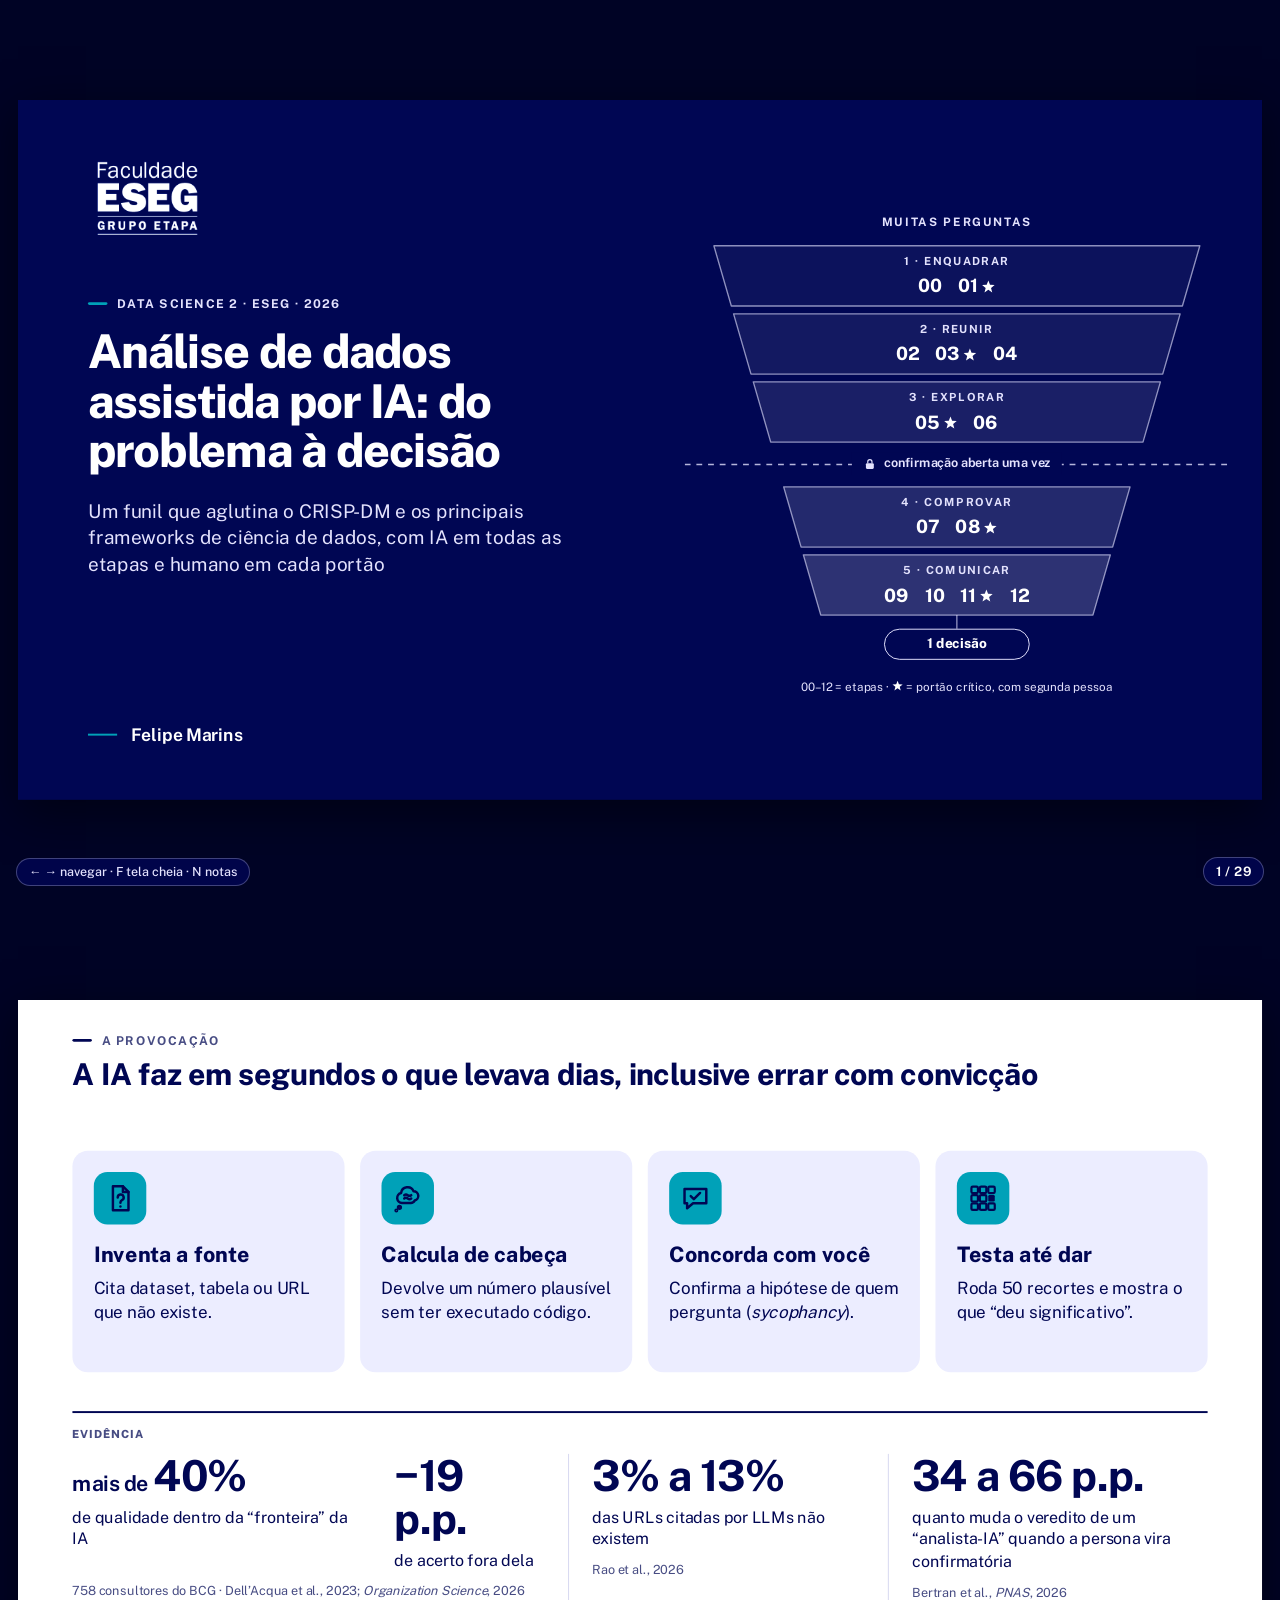
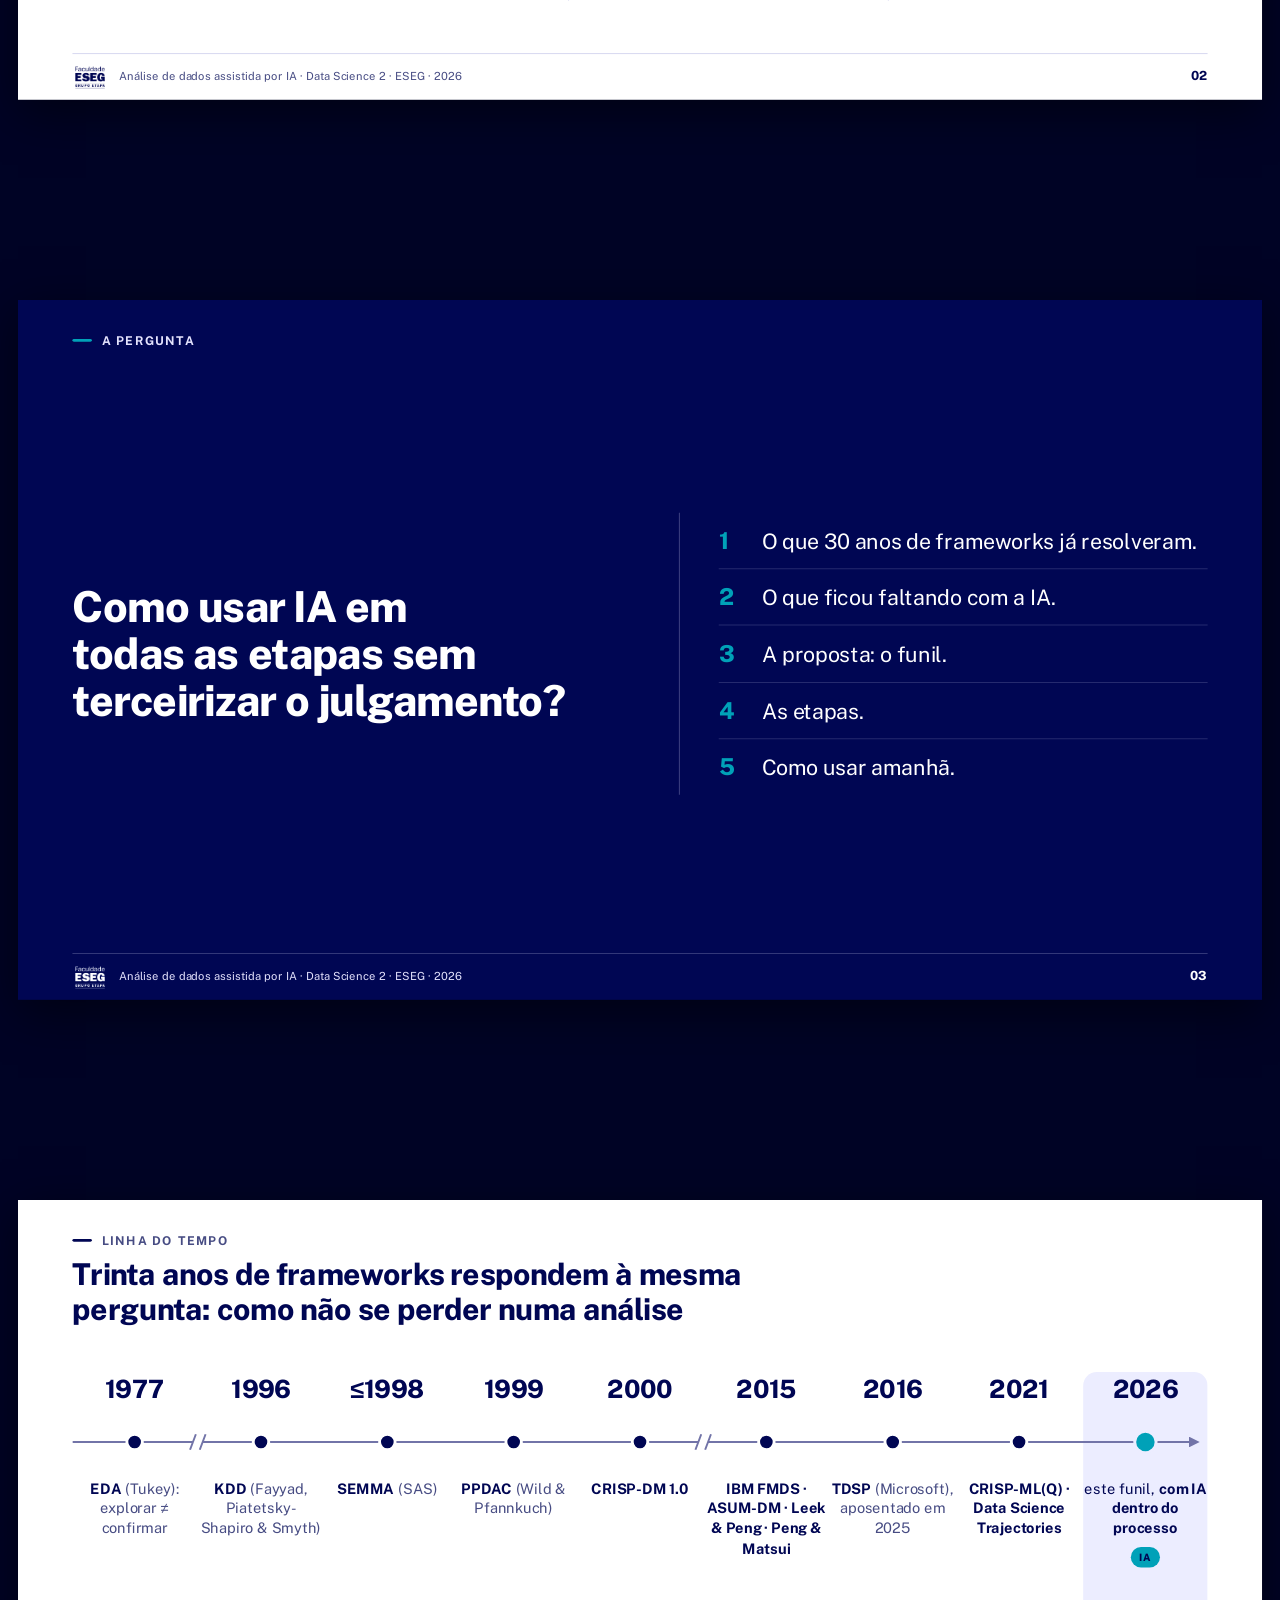
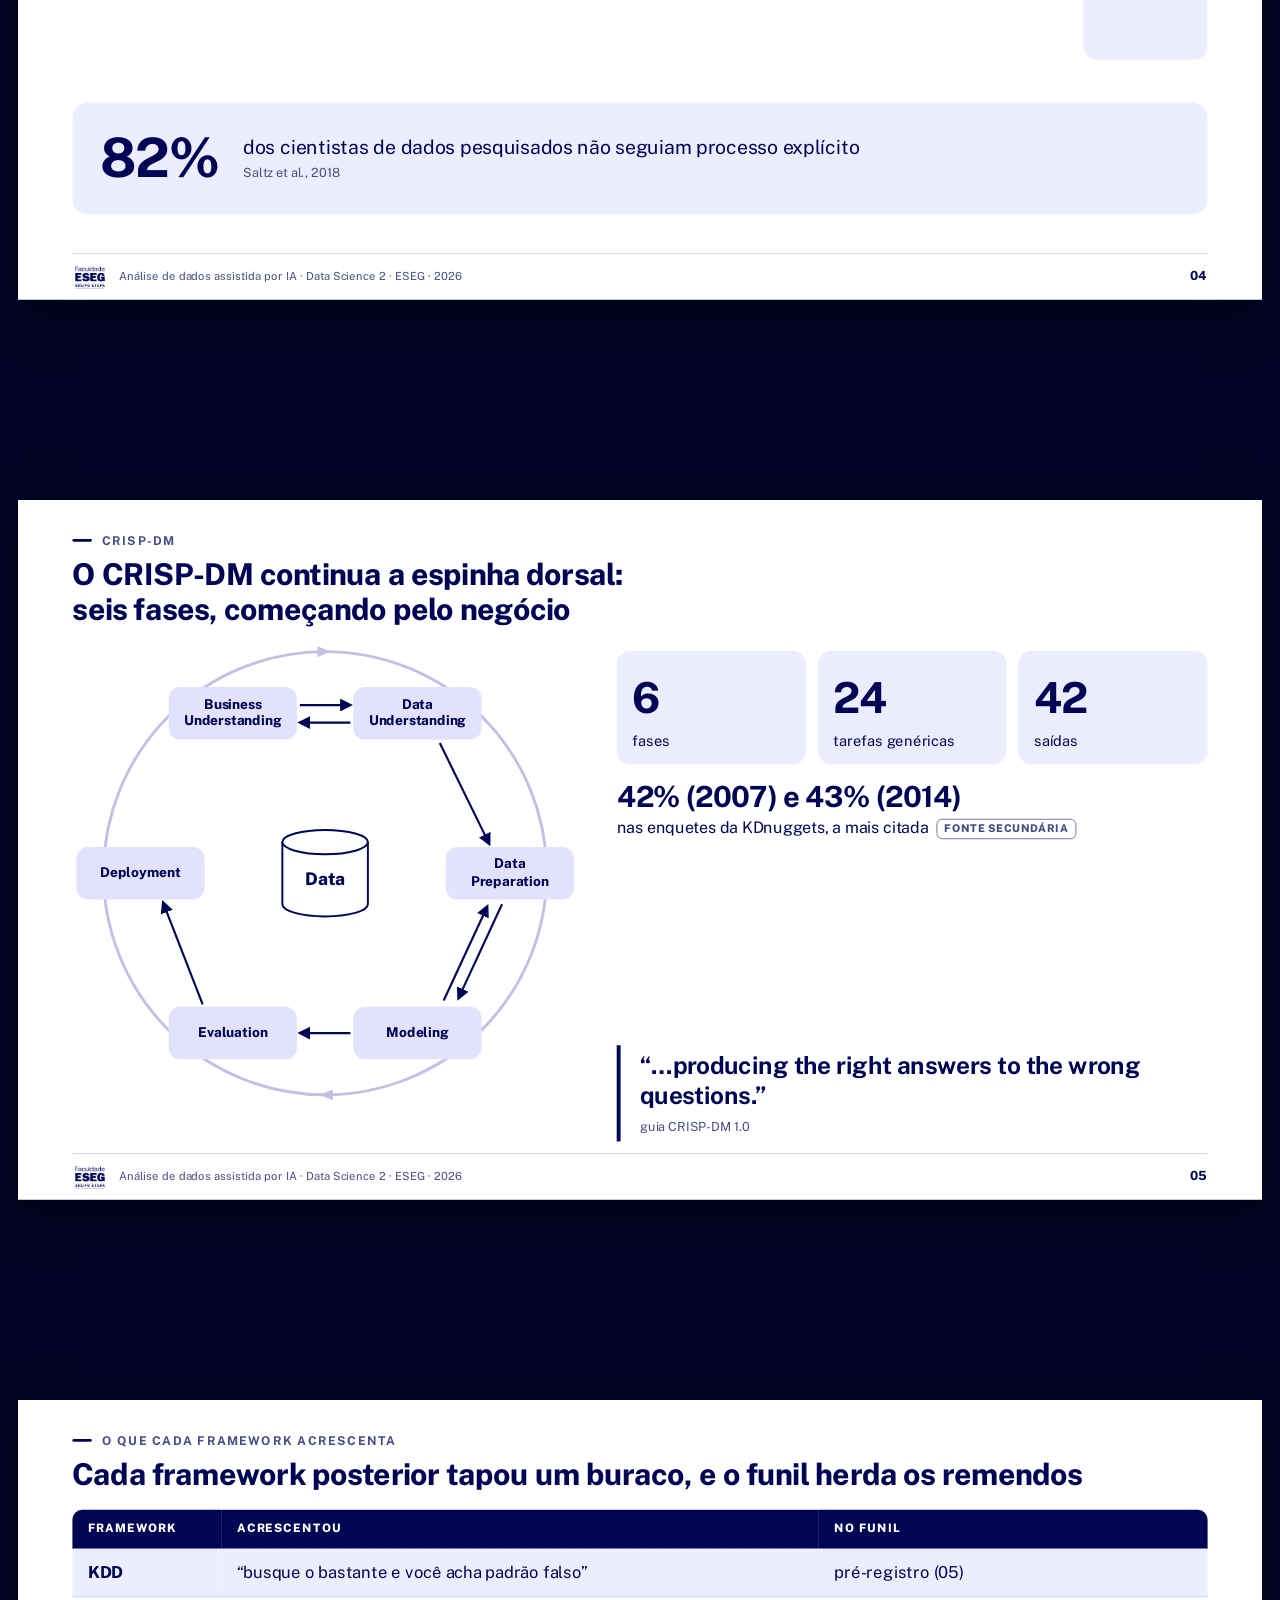
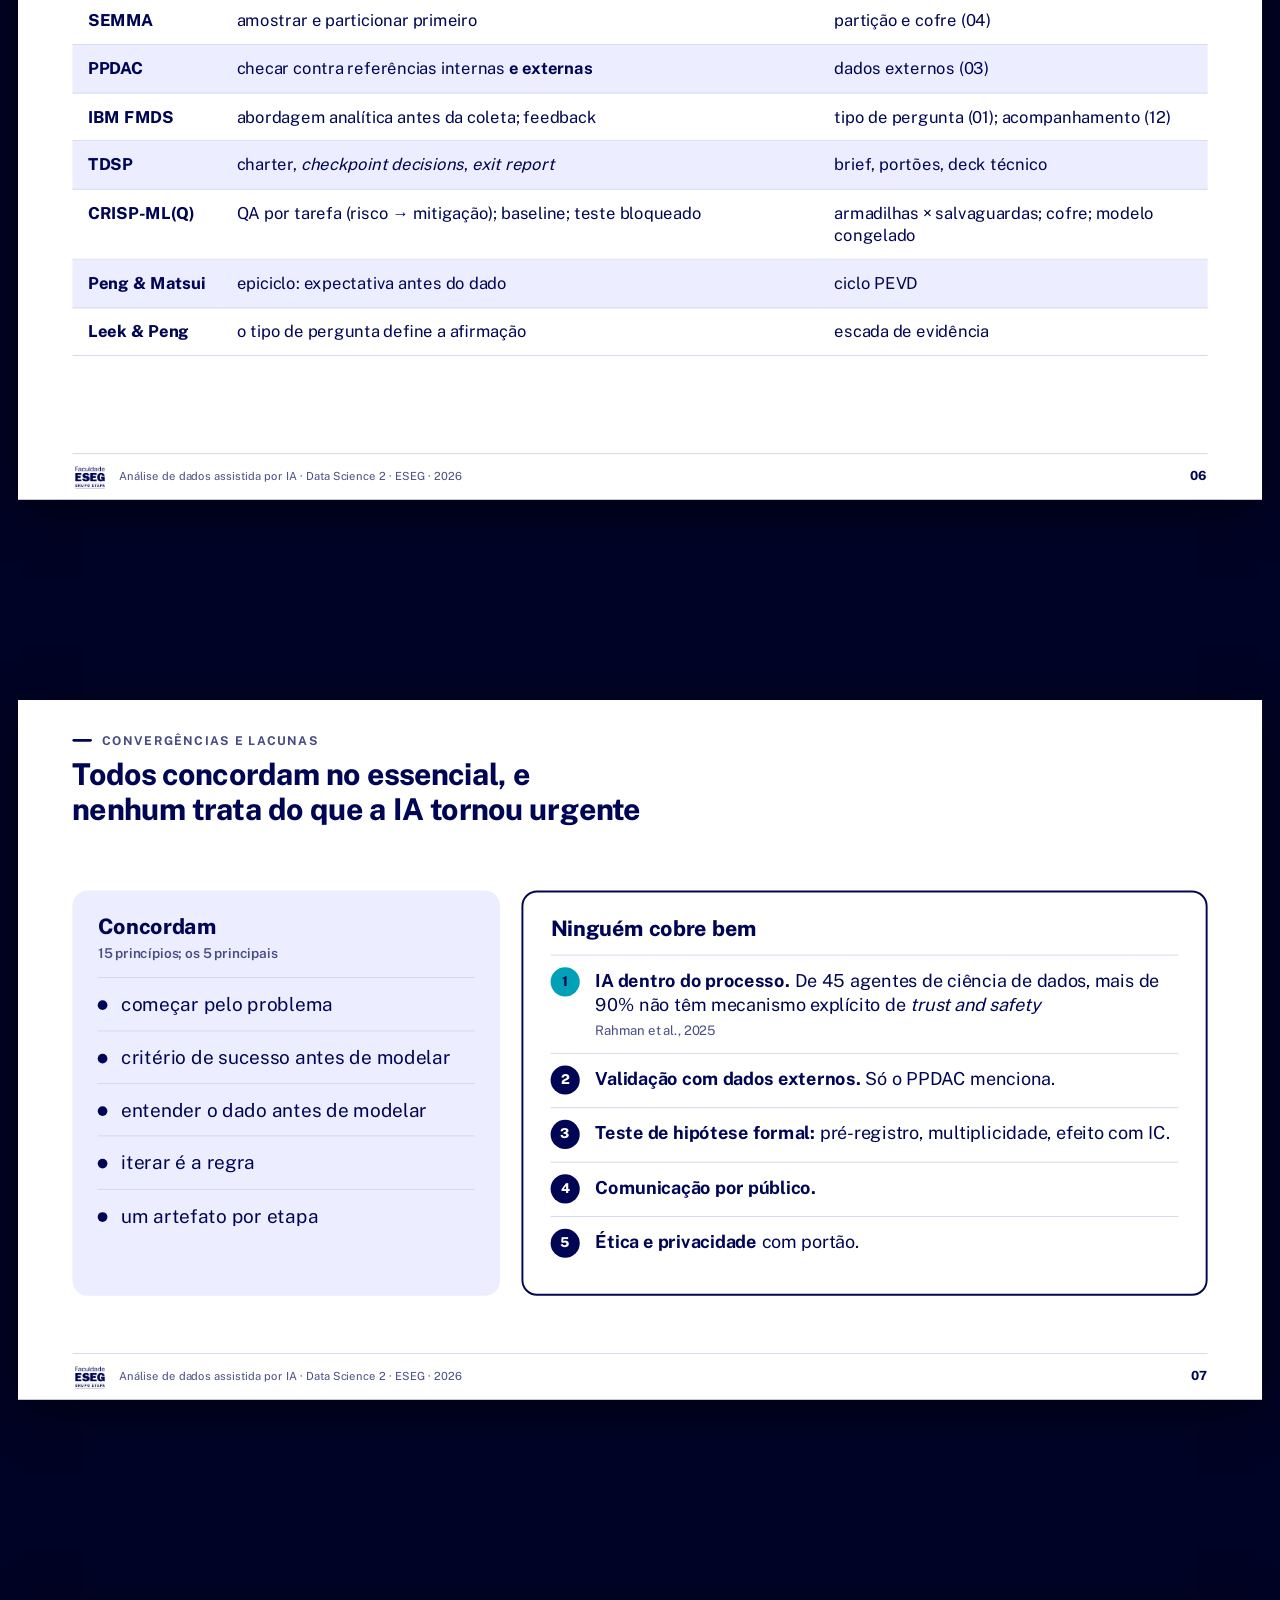
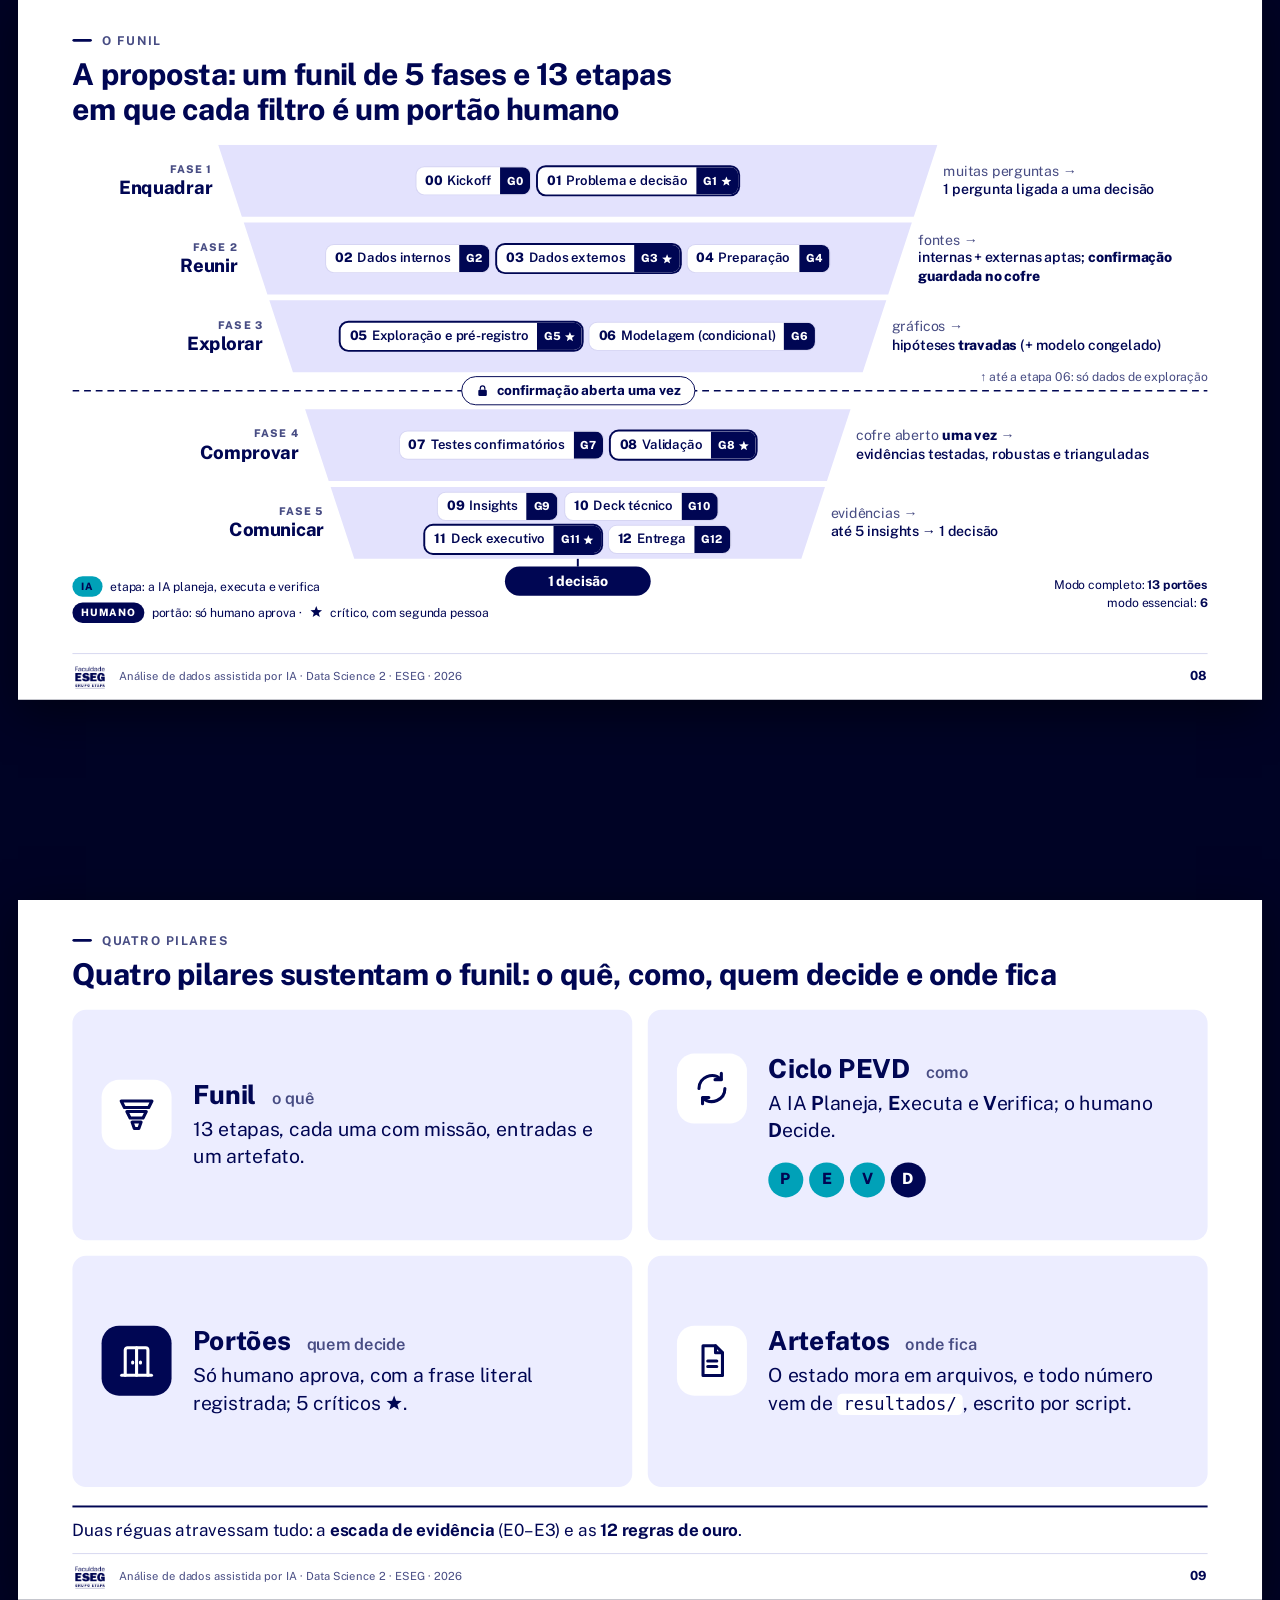
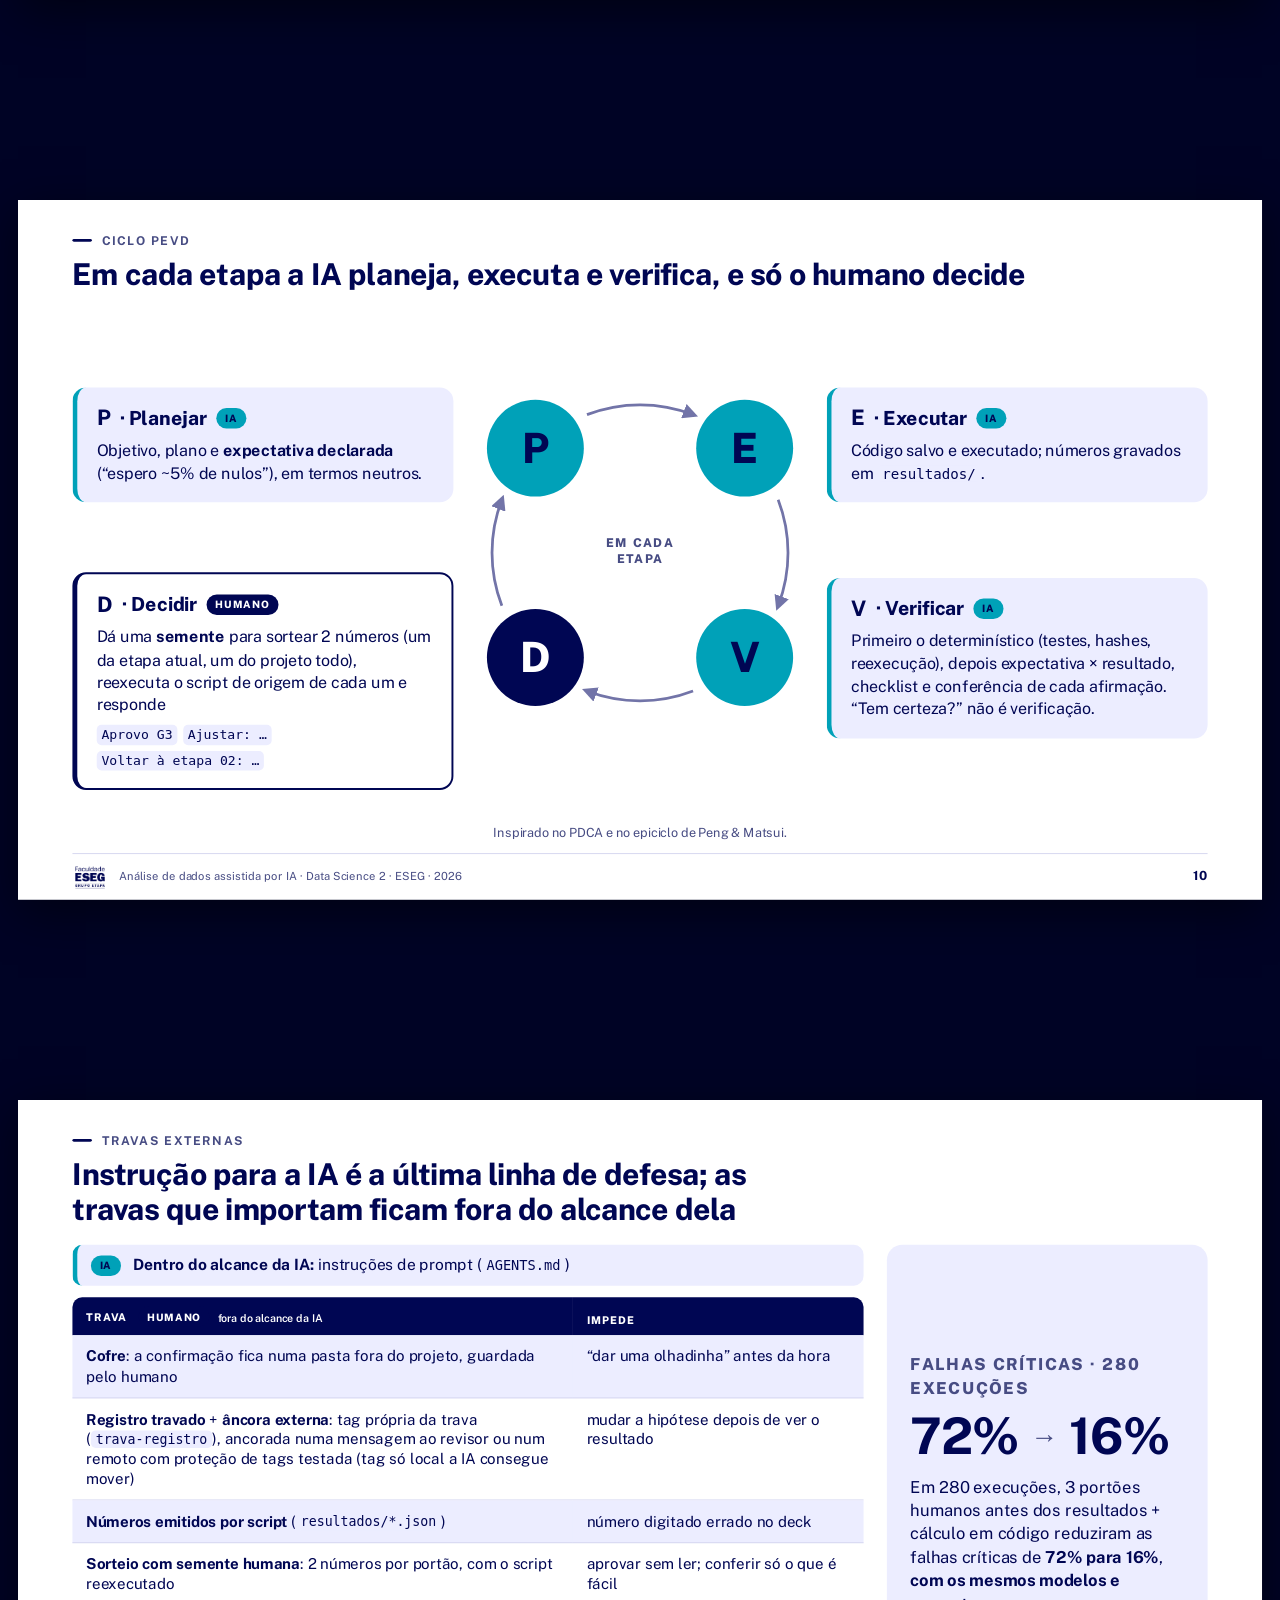
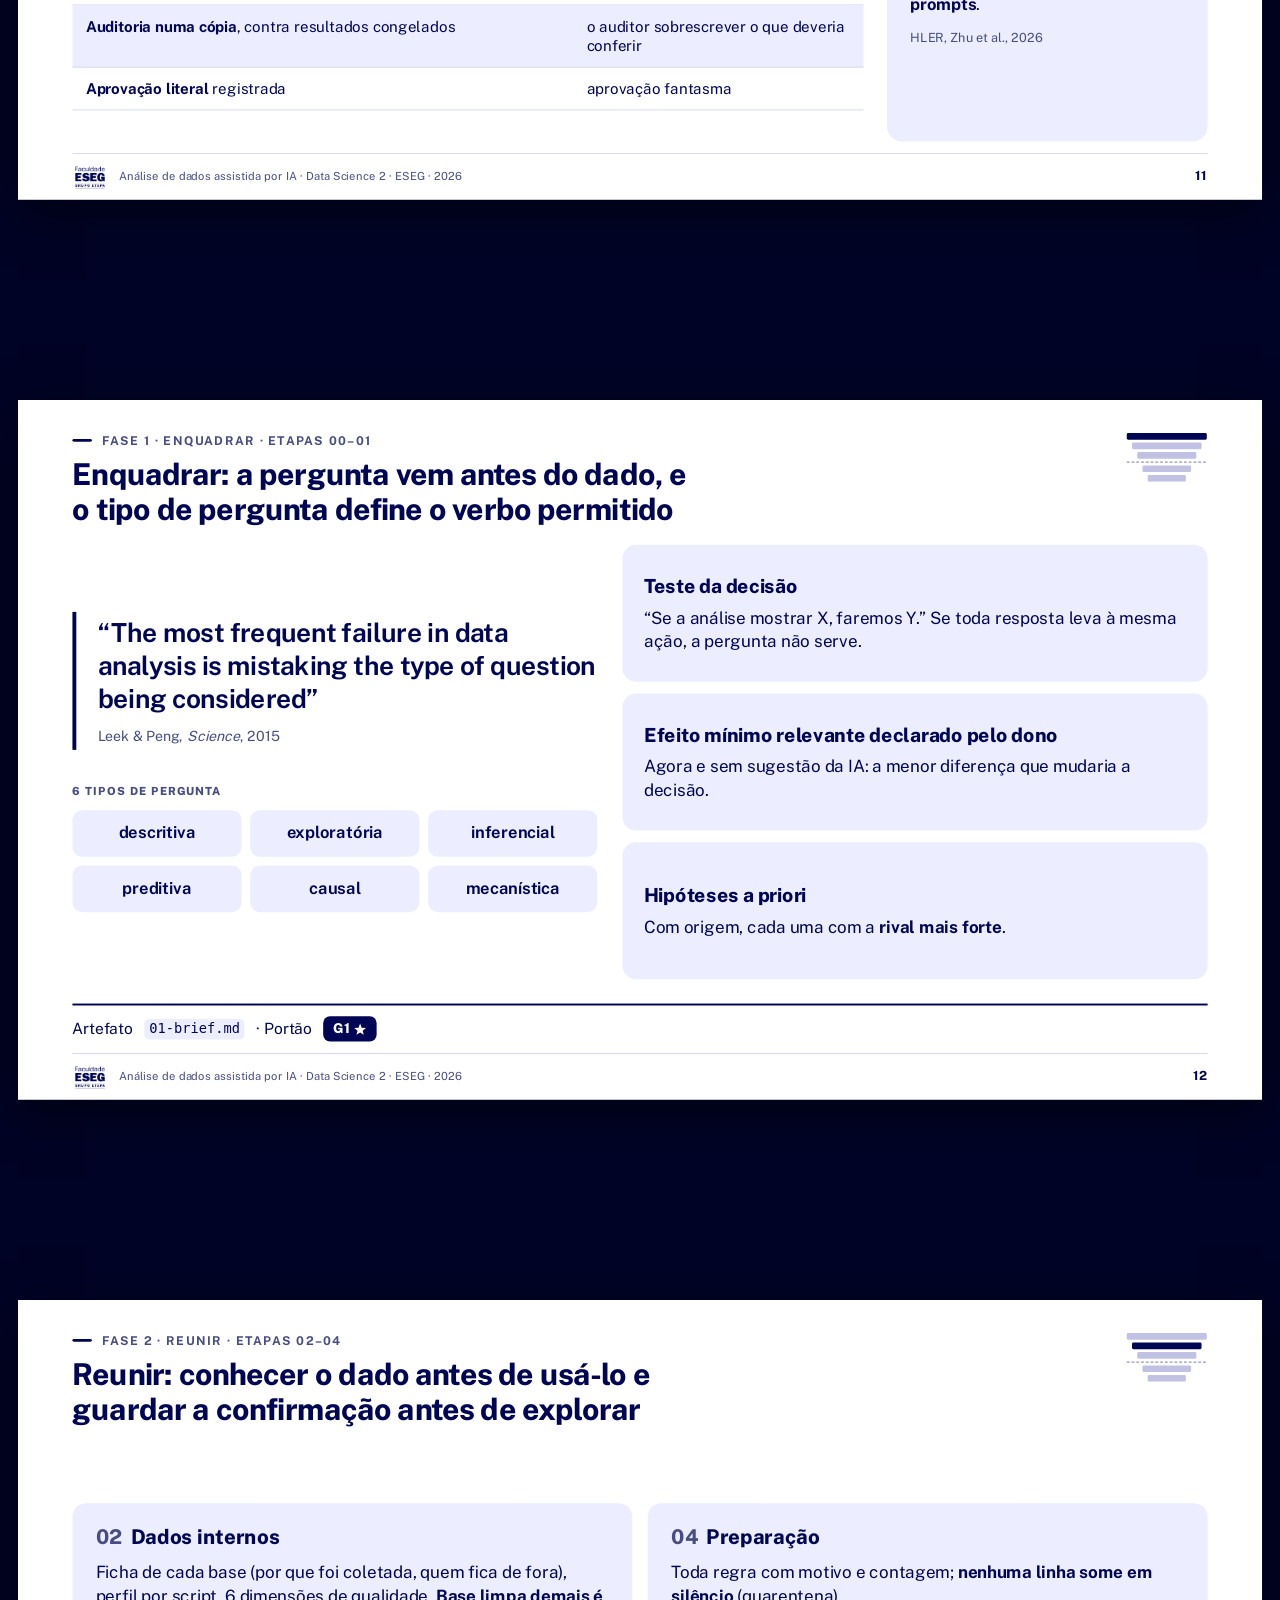
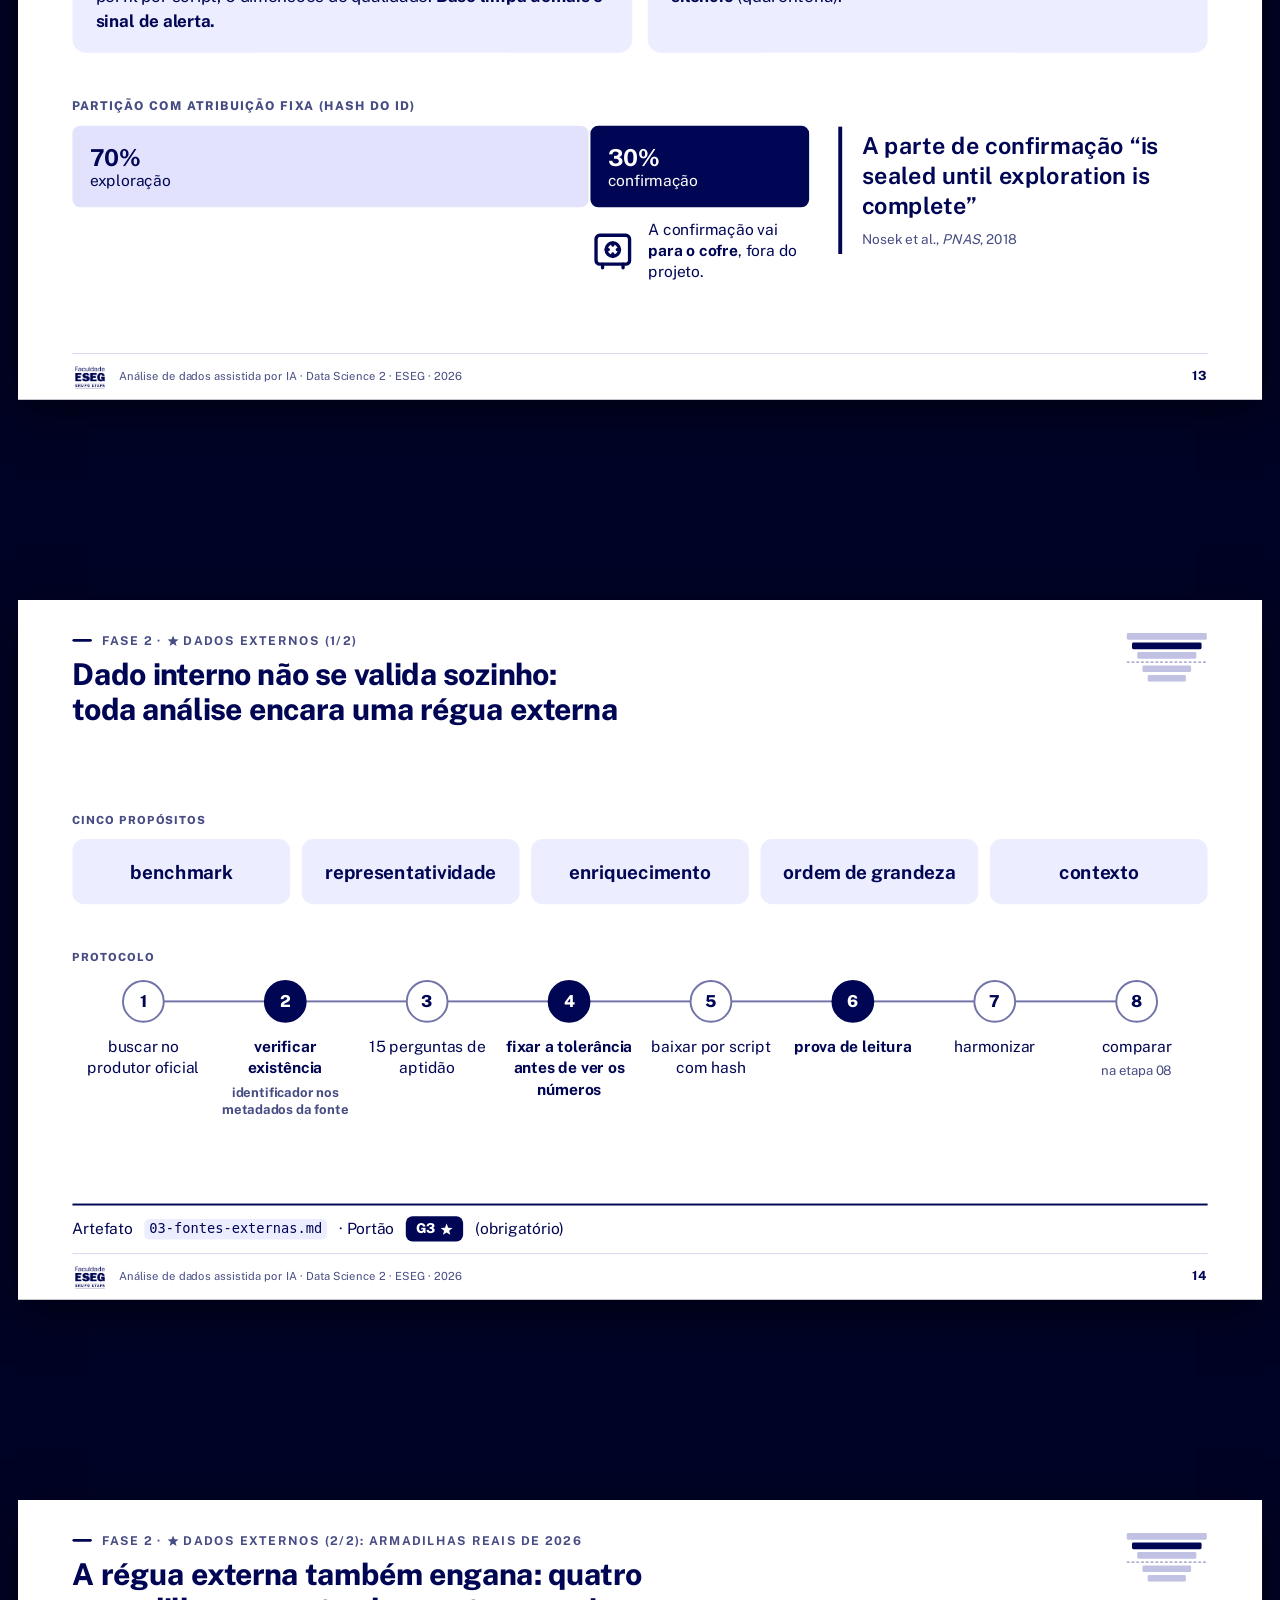
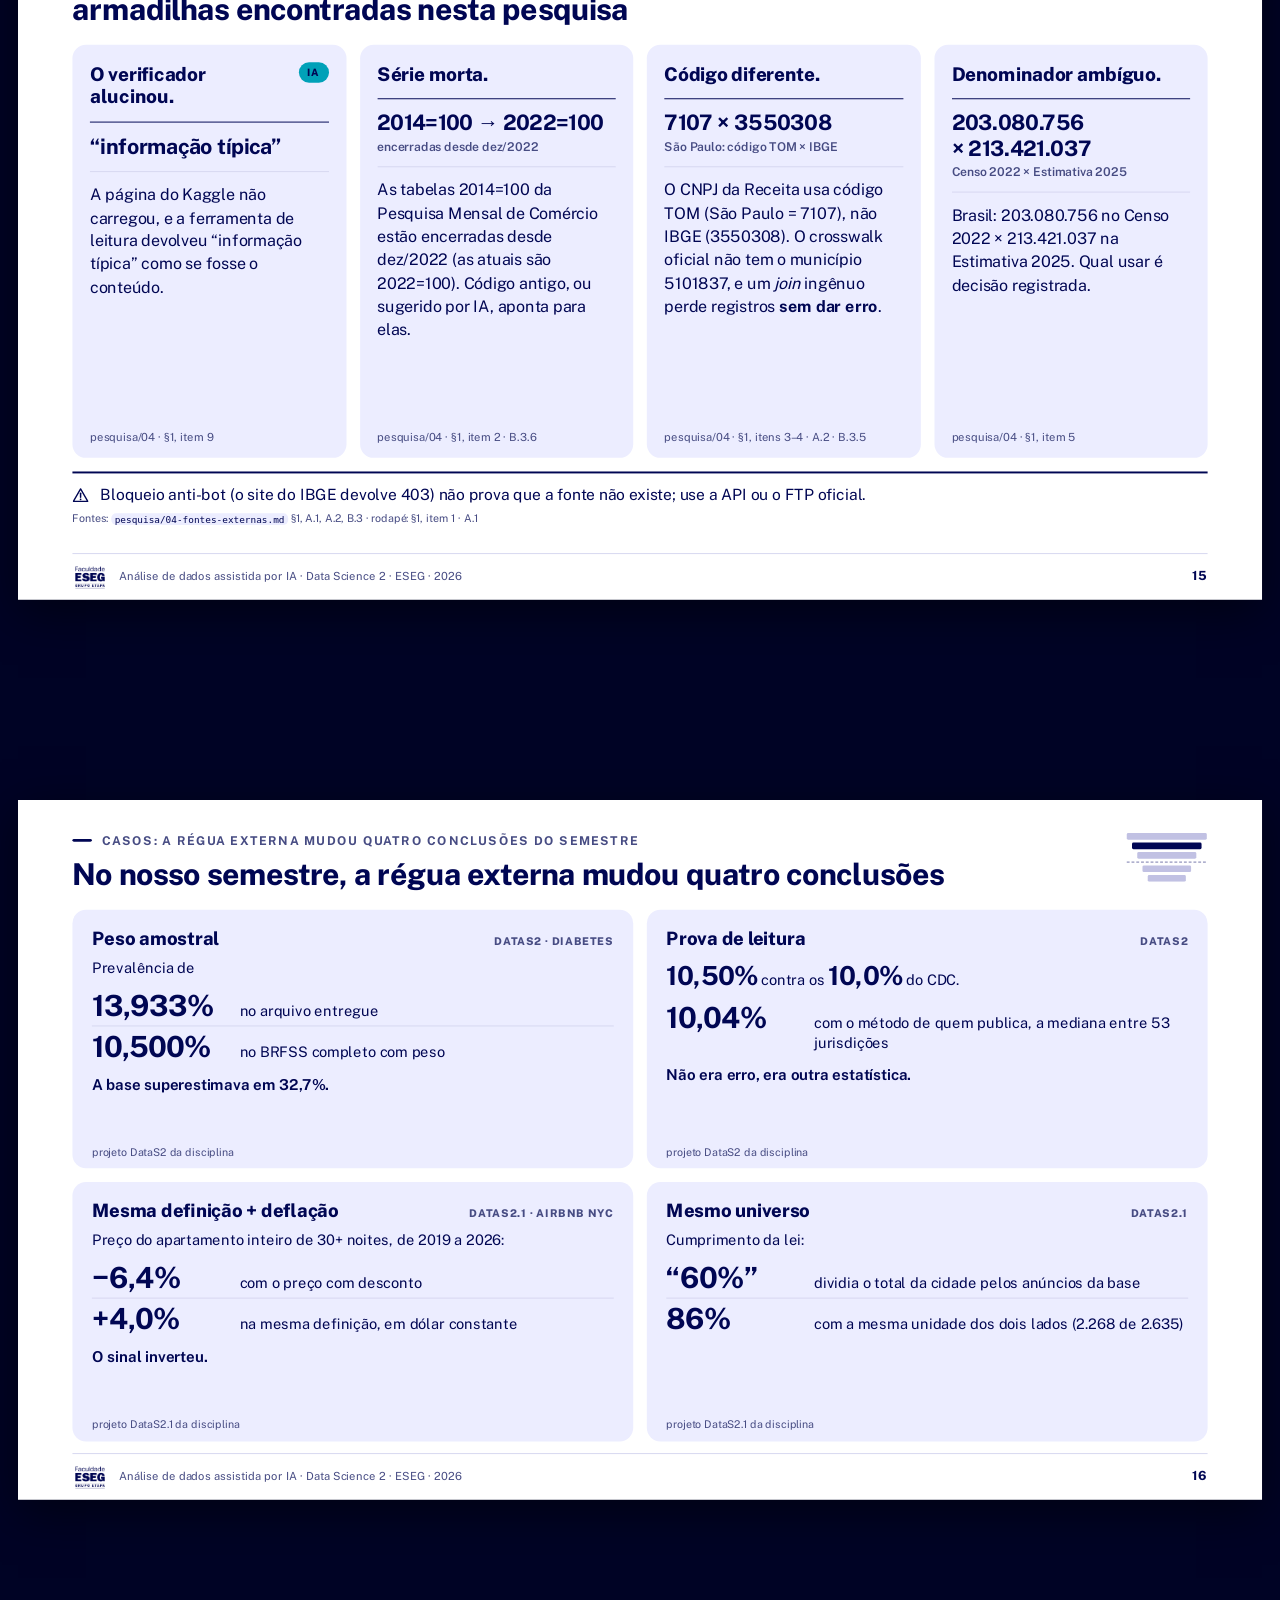
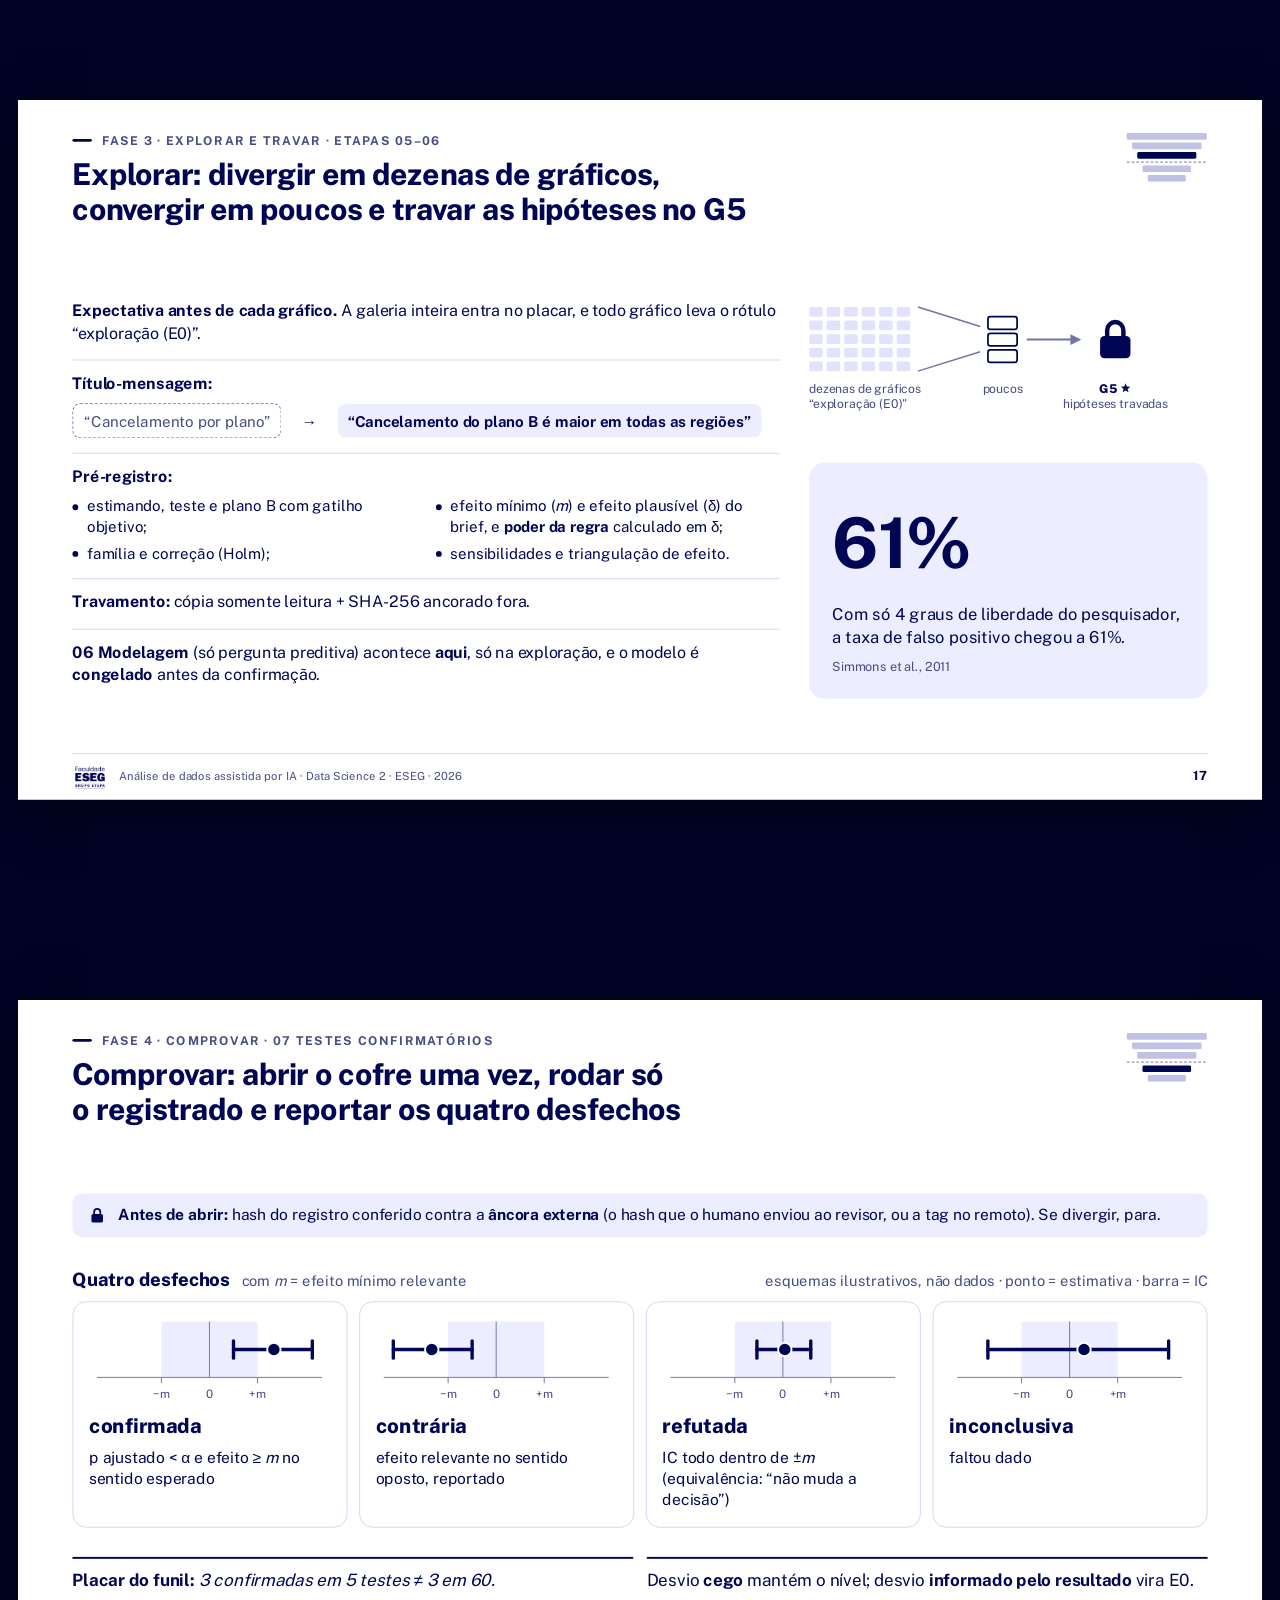
<file: docs/deck-31-slides/index.html>
<!doctype html>
<html lang="pt-BR">
<head>
<meta charset="utf-8">
<meta name="viewport" content="width=device-width, initial-scale=1">
<title>Análise de dados assistida por IA: do problema à decisão · Data Science 2 · ESEG</title>
<meta name="author" content="Felipe Marins">
<meta name="description" content="Deck para a turma de Data Science 2 da ESEG: um funil de 13 etapas para análise de dados assistida por IA, com humano em cada portão.">
<link rel="icon" href="data:,">
<style>
/* Public Sans (SIL OFL 1.1, The Public Sans Project Authors), embutida. Fallback: Arial, a fonte do manual da ESEG. */
@font-face{font-family:"Public Sans";font-style:normal;font-weight:100 900;font-display:block;src:url([data-uri]) format("woff2")}

/* ===== Tokens ESEG ===== */
:root{
  --slide-w:1280px;--slide-h:720px;--s:1;--notes-h:0px;
  --marinho:#000653;            /* primaria: titulos, faixas, humano */
  --lav-1:#ECEDFF;--lav-2:#E3E2FD;  /* superficies, cartoes, escalas */
  --acento:#00A1B8;             /* so destaque e "o que e da IA"; texto so sobre marinho */
  --ink:#000653;--ink-2:#474C83;    /* texto; secundario = tint do marinho (8:1 no branco) */
  --ramp-1:#C1C1E3;--ramp-2:#565A94; /* degraus marinho<->lavanda (escada, trilhas) */
  --traco:#7274A8;              /* traco grafico com sentido (>= 3:1 no branco) */
  --linha:#D6D7F0;              /* hairline decorativa */
  --papel:#FFFFFF;--fundo:#000325;
  --font:"Public Sans",Arial,sans-serif;
  --mono:Consolas,"Cascadia Mono","SFMono-Regular",Menlo,"DejaVu Sans Mono","Courier New",monospace;
}
*,*::before,*::after{box-sizing:border-box}
html{-webkit-print-color-adjust:exact;print-color-adjust:exact;-webkit-text-size-adjust:100%}
body{margin:0;background:var(--fundo);color:var(--ink);font-family:var(--font);font-size:16px;line-height:1.4;-webkit-font-smoothing:antialiased;font-kerning:normal}
h1,h2,h3,h4,p,ul,ol,li,dl,dt,dd,figure,blockquote,table{margin:0;padding:0}
ul,ol{list-style:none}
b,strong{font-weight:700}
.sprite{position:absolute;width:0;height:0;overflow:hidden}

/* ===== Slide: geometria fixa ===== */
.slide{width:var(--slide-w);height:var(--slide-h);overflow:hidden;position:relative;display:flex;flex-direction:column;background:var(--papel);color:var(--ink);padding:34px 56px 0}
.slide.dark{background:var(--marinho);color:#fff}
.hd{flex:none;position:relative;padding-right:110px}
.eyebrow{display:block;font-size:12.5px;line-height:16px;font-weight:700;letter-spacing:.12em;text-transform:uppercase;color:var(--ink-2);white-space:nowrap}
.eyebrow::before{content:"";display:inline-block;vertical-align:middle;width:20px;height:3px;margin:-2px 10px 0 0;border-radius:2px;background:var(--marinho)}
.eyebrow .st{width:1.05em;height:.96em;vertical-align:-.12em}
.dark .eyebrow{color:var(--lav-2)}
.dark .eyebrow::before{background:var(--acento)}
.title{margin-top:9px;font-size:31px;line-height:1.16;font-weight:750;letter-spacing:-.014em;text-wrap:balance;max-width:1100px}
.bd{flex:1 1 auto;min-height:0;position:relative;margin:18px 0 12px}
.ft{flex:none;height:48px;display:flex;align-items:center;gap:12px;border-top:1px solid var(--linha);font-size:11.5px;color:var(--ink-2);letter-spacing:.01em}
.ft .logo{width:36px;height:28px;flex:none}
.ft .n{margin-left:auto;font-weight:750;font-size:13px;color:var(--marinho);letter-spacing:.04em}
.dark .ft{border-top-color:rgba(227,226,253,.22);color:var(--lav-2)}
.dark .ft .n{color:#fff}
.trk{position:absolute;right:0;top:0;width:84px;height:50px}

.logo{display:block;background-repeat:no-repeat;background-position:left center;background-size:contain}
.logo-m{background-image:url([data-uri])}
.logo-b{background-image:url([data-uri])}

/* ===== Componentes ===== */
.st{display:inline-block;width:.9em;height:.82em;vertical-align:-.04em;fill:currentColor;flex:none}
.wi{display:inline-block;width:1.05em;height:1.05em;vertical-align:-.16em;color:var(--marinho);flex:none}
.li{display:inline-block;width:1em;height:1em;vertical-align:-.14em;color:currentColor;flex:none}
.chip{display:inline-flex;align-items:center;height:21px;padding:0 9px;border-radius:999px;font-size:10.5px;font-weight:800;letter-spacing:.09em;text-transform:uppercase;white-space:nowrap;vertical-align:middle;flex:none;line-height:1}
.chip.ia{background:var(--acento);color:var(--marinho)}
.chip.hu{background:var(--marinho);color:#fff}
.dark .chip.hu{background:#fff;color:var(--marinho)}
code,.code{font-family:var(--mono);font-size:.88em;background:var(--lav-1);color:var(--marinho);padding:.06em .36em;border-radius:5px;white-space:nowrap}
.card code,.lav code{background:#fff}
.k{font-weight:700}
.muted{color:var(--ink-2)}
.trace{font-size:11px;line-height:1.35;color:var(--ink-2)}
.lbl{font-size:11.5px;font-weight:800;letter-spacing:.1em;text-transform:uppercase;color:var(--ink-2)}
.card{background:var(--lav-1);border-radius:14px;padding:16px 18px}
.num{font-weight:720;letter-spacing:-.02em;line-height:1;color:var(--marinho)}
.q{font-style:normal}

/* tabela */
.tbl{width:100%;border-collapse:separate;border-spacing:0;font-size:15px;line-height:1.33}
.tbl th{background:var(--marinho);color:#fff;text-align:left;font-size:11px;font-weight:800;letter-spacing:.1em;text-transform:uppercase;padding:9px 14px;vertical-align:bottom}
.tbl th:first-child{border-top-left-radius:10px}
.tbl th:last-child{border-top-right-radius:10px}
.tbl td{padding:9px 14px;border-bottom:1px solid var(--linha);vertical-align:top}
.tbl tbody tr:nth-child(odd) td{background:var(--lav-1)}

/* ===== 01 capa ===== */
.cover{padding:0;flex-direction:row}
.cv-l{position:relative;flex:none;width:650px;padding:54px 0 0 72px;display:flex;flex-direction:column}
.cv-logo{width:122px;height:94px}
.cv-l .eyebrow{margin-top:54px}
.cv-t{margin-top:16px;font-size:48px;line-height:1.06;font-weight:780;letter-spacing:-.024em;color:#fff;text-wrap:balance}
.cv-s{margin-top:22px;max-width:540px;font-size:19.5px;line-height:1.42;color:var(--lav-2)}
.cv-a{position:absolute;left:72px;bottom:54px;display:flex;align-items:center;gap:14px;font-size:18px;font-weight:650;color:#fff}
.cv-a::before{content:"";width:30px;height:2px;background:var(--acento)}
.cv-f{position:relative;flex:none;width:560px;height:720px;margin-left:auto;margin-right:34px}
.cv-f>svg{position:absolute;left:0;top:0}
.cvf-top{position:absolute;left:0;width:560px;top:118px;text-align:center;font-size:12px;font-weight:700;letter-spacing:.16em;text-transform:uppercase;color:var(--lav-2)}
.cvf-l{position:absolute;display:flex;flex-direction:column;align-items:center;justify-content:center;gap:4px;height:62px}
.cvf-l .ph{font-size:11.5px;font-weight:700;letter-spacing:.14em;text-transform:uppercase;color:var(--lav-2)}
.cvf-l .nums{display:flex;align-items:center;gap:16px;font-size:19px;font-weight:750;color:#fff;letter-spacing:.02em}
.cvf-l .nums .st{width:.78em;height:.72em;margin-left:3px}
.cvf-b{position:absolute;left:0;width:560px;top:363px;display:flex;justify-content:center}
.cvf-b span{display:inline-flex;align-items:center;gap:8px;background:var(--marinho);padding:2px 12px;font-size:13px;font-weight:650;color:var(--lav-2)}
.cvf-sp{position:absolute;left:205px;top:544px;width:150px;height:32px;border:1.5px solid var(--lav-2);border-radius:999px;display:flex;align-items:center;justify-content:center;font-size:14px;font-weight:750;color:#fff}
.cvf-leg{position:absolute;left:0;width:560px;top:596px;text-align:center;font-size:12px;color:var(--lav-2)}
.cvf-leg .st{width:1em;height:.92em;color:#fff}

/* ===== 02 provocacao ===== */
.bd.s2{display:flex;flex-direction:column;justify-content:center;gap:40px}
.s2-fails{display:grid;grid-template-columns:repeat(4,1fr);gap:16px}
.s2-fail{background:var(--lav-1);border-radius:16px;padding:22px 22px 24px;min-height:228px}
.s2-ico{width:54px;height:54px;border-radius:14px;background:var(--acento);color:var(--marinho);display:grid;place-items:center}
.s2-ico svg{width:32px;height:32px}
.s2-fail h3{margin-top:18px;font-size:22px;line-height:1.2;font-weight:760}
.s2-fail p{margin-top:9px;font-size:17.5px;line-height:1.42}
.s2-ev{border-top:2px solid var(--marinho);padding-top:14px}
.s2-ev .lbl{margin-bottom:12px}
.s2-evg{display:grid;grid-template-columns:1.55fr 1fr 1fr}
.s2-evg>div{padding-right:24px}
.s2-evg>div+div{padding-left:24px;border-left:1px solid var(--linha)}
.ev-pair{display:flex;gap:28px}
.ev .v{font-size:44px}
.ev .v small{font-size:22px;font-weight:650;letter-spacing:-.01em}
.ev .l{margin-top:10px;font-size:16.5px;line-height:1.38}
.ev .src{margin-top:12px;font-size:13px;line-height:1.35;color:var(--ink-2)}

/* ===== 03 pergunta ===== */
.s3 .bd{display:flex;align-items:center;gap:64px}
.s3-q{flex:0 0 560px;font-size:44px;line-height:1.1;font-weight:780;letter-spacing:-.022em;color:#fff;text-wrap:balance}
.s3-ag{flex:1;counter-reset:ag;border-left:1px solid rgba(227,226,253,.28);padding-left:40px}
.s3-ag li{display:flex;align-items:baseline;gap:18px;padding:13px 0;font-size:22px;line-height:1.3;color:#fff}
.s3-ag li+li{border-top:1px solid rgba(227,226,253,.16)}
.s3-ag .n{flex:none;width:26px;font-size:24px;font-weight:780;color:var(--acento)}

/* ===== 04 linha do tempo ===== */
.bd.s4{display:flex;flex-direction:column;justify-content:center;gap:40px}
.tl{position:relative;width:1168px;height:300px;flex:none}
.tl>svg{position:absolute;left:0;top:0}
.tl-i{position:absolute;top:0;width:126px;text-align:center}
.tl-i .y{font-size:26px;font-weight:770;letter-spacing:-.01em;line-height:36px}
.tl-i .w{position:absolute;top:110px;left:0;width:126px;font-size:15px;line-height:1.38;color:var(--ink)}
.tl-i .w .d{color:var(--ink-2)}
.tl-i.now .w .d{color:var(--ink)}
.s4-foot{display:flex;align-items:center;gap:24px;background:var(--lav-1);border-radius:16px;padding:20px 28px}
.s4-foot .num{font-size:56px}
.s4-foot p{font-size:20px;line-height:1.35}
.s4-foot .src{font-size:13px;color:var(--ink-2);margin-top:4px}

/* ===== 05 CRISP-DM ===== */
.s5{display:flex;gap:40px}
.crisp{position:relative;flex:none;width:520px;height:470px}
.crisp>svg{position:absolute;left:0;top:0}
.crisp .cn{position:absolute;width:132px;height:54px;display:flex;align-items:center;justify-content:center;text-align:center;font-size:14px;font-weight:750;line-height:1.25;color:var(--marinho)}
.crisp .cd{position:absolute;left:216px;top:230px;width:88px;text-align:center;font-size:18px;font-weight:800;line-height:1.2;color:var(--marinho)}
.s5-r{flex:1;display:flex;flex-direction:column;gap:18px;padding-top:6px}
.s5-stats{display:grid;grid-template-columns:repeat(3,1fr);gap:12px}
.s5-stats div{background:var(--lav-1);border-radius:14px;padding:14px 16px}
.s5-stats .num{font-size:44px}
.s5-stats p{margin-top:6px;font-size:15px;line-height:1.3}
.s5-ad{font-size:16.5px;line-height:1.42}
.s5-ad .num{font-size:30px;display:block;margin-bottom:6px}
.tag2{display:inline-block;font-size:11px;font-weight:800;letter-spacing:.06em;text-transform:uppercase;color:var(--ink-2);border:1px solid var(--traco);border-radius:6px;padding:2px 7px;margin-left:4px;vertical-align:1px}
.s5-q{margin-top:auto;border-left:4px solid var(--marinho);padding:6px 0 6px 20px}
.s5-q p{font-size:25px;line-height:1.22;font-weight:680;letter-spacing:-.01em}
.s5-q cite{display:block;margin-top:8px;font-style:normal;font-size:13px;color:var(--ink-2)}

/* ===== 06 frameworks ===== */
.s6 .tbl{font-size:17px}
.s6 .tbl th{font-size:12px;padding:12px 16px}
.s6 .tbl td:first-child{font-weight:750;white-space:nowrap}
.s6 .tbl td{padding:13px 16px}

/* ===== 07 convergencias e lacunas ===== */
.bd.s7b{display:flex;flex-direction:column;justify-content:center}
.s7{display:grid;grid-template-columns:440px 1fr;gap:22px}
.s7-l{background:var(--lav-1);border-radius:16px;padding:24px 26px}
.s7-l h3,.s7-r h3{font-size:22px;font-weight:760;line-height:1.25}
.s7-l h3 small,.s7-r h3 small{display:block;font-size:14px;font-weight:600;color:var(--ink-2);margin-top:4px}
.s7-l ul{margin-top:16px}
.s7-l li{display:flex;gap:14px;align-items:baseline;padding:14px 0;font-size:19.5px;line-height:1.3;border-top:1px solid var(--linha)}
.s7-l li::before{content:"";flex:none;width:10px;height:10px;border-radius:50%;background:var(--marinho);transform:translateY(-1px)}
.s7-r{border:2px solid var(--marinho);border-radius:16px;padding:24px 28px}
.s7-r ol{margin-top:12px}
.s7-r li{display:flex;gap:16px;padding:13px 0;font-size:18.5px;line-height:1.38;border-top:1px solid var(--linha)}
.s7-r li .n{flex:none;width:30px;height:30px;border-radius:50%;background:var(--marinho);color:#fff;font-size:14px;font-weight:800;display:grid;place-items:center;margin-top:-1px}
.s7-r li.ia .n{background:var(--acento);color:var(--marinho)}
.s7-r .src{display:block;font-size:13.5px;color:var(--ink-2);margin-top:4px}

/* ===== 08 funil ===== */
.fn8{position:relative;width:1168px;height:490px}
.fn8>svg{position:absolute;left:0;top:0}
.fn8 .ly{position:absolute;display:flex;flex-wrap:wrap;align-content:center;justify-content:center;gap:6px 8px;height:74px}
.stg{display:inline-flex;align-items:stretch;height:28px;background:#fff;border-radius:8px;overflow:hidden;font-size:13.5px;font-weight:600;color:var(--marinho);white-space:nowrap;box-shadow:0 0 0 1px rgba(0,6,83,.06)}
.stg .t{display:flex;align-items:center;gap:5px;padding:0 9px}
.stg .t b{font-weight:800}
.stg .g{display:flex;align-items:center;gap:3px;padding:0 7px;background:var(--marinho);color:#fff;font-size:11.5px;font-weight:800;letter-spacing:.02em}
.stg .g .st{width:1.02em;height:.94em}
.stg.crit{box-shadow:0 0 0 2px var(--marinho)}
.fn8 .ph{position:absolute;left:0;height:74px;display:flex;flex-direction:column;justify-content:center;align-items:flex-end;text-align:right}
.fn8 .ph small{font-size:11px;font-weight:800;letter-spacing:.12em;text-transform:uppercase;color:var(--ink-2)}
.fn8 .ph span{font-size:19px;font-weight:760;line-height:1.15}
.fn8 .io{position:absolute;height:74px;display:flex;flex-direction:column;justify-content:center;font-size:14.5px;line-height:1.3}
.fn8 .io .in{color:var(--ink-2)}
.fn8 .io .in b{color:var(--marinho)}
.fn8 .io .out{font-weight:560}
.fn8 .io b{font-weight:800}
.fn8 .bnd{position:absolute;left:0;width:1040px;top:238px;display:flex;justify-content:center}
.fn8 .bnd span{display:inline-flex;align-items:center;gap:8px;background:#fff;border:1.5px solid var(--marinho);border-radius:999px;padding:4px 14px;font-size:14px;font-weight:750}
.fn8 .bnd-l{position:absolute;right:0;top:230px;font-size:12.5px;color:var(--ink-2)}
.fn8 .sp{position:absolute;left:445px;top:434px;width:150px;height:30px;border-radius:999px;background:var(--marinho);color:#fff;display:flex;align-items:center;justify-content:center;font-size:14.5px;font-weight:760}
.fn8 .leg{position:absolute;left:0;top:444px;display:flex;flex-direction:column;gap:6px;font-size:12.5px;color:var(--ink)}
.fn8 .leg div{display:flex;align-items:center;gap:8px}
.fn8 .leg .st{color:var(--marinho);width:1.1em;height:1em}
.fn8 .modes{position:absolute;right:0;top:444px;text-align:right;font-size:12.5px;line-height:1.5}

/* ===== 09 pilares ===== */
.s9{display:grid;grid-template-columns:1fr 1fr;grid-template-rows:1fr 1fr;gap:16px;height:calc(100% - 56px)}
.s9 .card{display:grid;grid-template-columns:72px 1fr;gap:6px 22px;padding:24px 30px;align-content:center}
.s9 .ico{grid-row:span 2;align-self:start;width:72px;height:72px;border-radius:18px;background:#fff;color:var(--marinho);display:grid;place-items:center}
.s9 .ico svg{width:40px;height:40px}
.s9 .ico.hu{background:var(--marinho);color:#fff}
.s9 h3{font-size:27px;font-weight:770;line-height:1.15}
.s9 h3 small{font-size:17px;font-weight:600;color:var(--ink-2);margin-left:10px}
.s9 p{font-size:20px;line-height:1.42}
.s9 .pevd-m{display:flex;gap:6px;margin-top:12px;grid-column:2}
.s9 .pevd-m span{width:36px;height:36px;border-radius:50%;display:grid;place-items:center;font-size:16px;font-weight:800}
.s9 .pevd-m .a{background:var(--acento);color:var(--marinho)}
.s9 .pevd-m .h{background:var(--marinho);color:#fff}
.s9-ft{position:absolute;left:0;right:0;bottom:0;border-top:2px solid var(--marinho);padding-top:11px;font-size:17.5px;line-height:1.35}

/* ===== 10 PEVD ===== */
.s10{position:relative;height:100%}
.s10 .cyc{position:absolute;left:414px;top:80px;width:340px;height:340px}
.cyc>svg{position:absolute;left:0;top:0}
.cyc .nd{position:absolute;width:99.7px;height:99.7px;display:flex;align-items:center;justify-content:center;font-size:43px;font-weight:800;line-height:1;color:var(--marinho)}
.cyc .nd.hu{color:#fff}
.cyc .ctr{position:absolute;left:0;right:0;top:152px;text-align:center;font-size:12.5px;font-weight:800;letter-spacing:.12em;text-transform:uppercase;line-height:1.35;color:var(--ink-2)}
.pv{position:absolute;width:392px;border-radius:14px;padding:16px 20px 18px;font-size:16.5px;line-height:1.42}
.pv.ia{background:var(--lav-1);border-left:5px solid var(--acento)}
.pv.hu{background:#fff;border:2px solid var(--marinho);border-left-width:5px}
.pv h3{display:flex;align-items:center;gap:10px;font-size:20px;font-weight:760;margin-bottom:6px}
.pv h3 .L{font-size:22px}
.pv .resp{display:flex;flex-wrap:wrap;gap:6px;margin-top:8px}
.pv .resp code{font-size:13.5px;background:var(--lav-1)}
.s10-ft{position:absolute;left:0;right:0;bottom:0;text-align:center;font-size:13px;color:var(--ink-2)}

/* ===== 11 travas ===== */
.s11{display:grid;grid-template-columns:1fr 330px;gap:24px;height:100%}
.s11-ia{display:flex;align-items:center;gap:12px;background:var(--lav-1);border-left:5px solid var(--acento);border-radius:10px;padding:10px 14px;font-size:16px;margin-bottom:12px}
.s11 .tbl td{font-size:15.5px;padding-top:11px;padding-bottom:11px}
.s11 .tbl td:first-child{width:62%}
.s11 .tbl th .chip{margin-left:8px;vertical-align:1px}
.s11-hl{background:var(--lav-1);border-radius:16px;padding:24px 24px;display:flex;flex-direction:column;justify-content:center}
.s11-hl .big{display:flex;align-items:center;gap:12px;margin-top:12px}
.s11-hl .big .num{font-size:52px}
.s11-hl .big .arr{font-size:28px;font-weight:600;color:var(--ink-2)}
.s11-hl p{font-size:17px;line-height:1.42;margin-top:14px}
.s11-hl .src{margin-top:14px;font-size:13px;color:var(--ink-2)}

/* ===== fases: 12, 13, 17, 18, 22 ===== */
.art{display:flex;align-items:center;gap:12px;font-size:16px;border-top:2px solid var(--marinho);padding-top:11px}
.art .gate{display:inline-flex;align-items:center;gap:4px;background:var(--marinho);color:#fff;border-radius:7px;padding:3px 10px;font-size:14px;font-weight:800}
.art .gate .st{width:1em;height:.92em}
.s12{display:grid;grid-template-columns:540px 1fr;gap:26px;height:calc(100% - 64px)}
.s12-l{display:flex;flex-direction:column;justify-content:center;gap:34px}
.s12-q{border-left:4px solid var(--marinho);padding:4px 0 4px 22px}
.s12-q p{font-size:27px;line-height:1.26;font-weight:650;letter-spacing:-.012em}
.s12-q cite{display:block;margin-top:12px;font-style:normal;font-size:14.5px;color:var(--ink-2)}
.s12-t .types{display:grid;grid-template-columns:repeat(3,1fr);gap:9px;margin-top:12px}
.s12-t .types span{background:var(--lav-1);border-radius:10px;padding:12px 10px;font-size:17px;font-weight:650;text-align:center}
.s12-r{display:flex;flex-direction:column;gap:12px}
.s12-r .card{flex:1;display:flex;flex-direction:column;justify-content:center;padding:16px 22px}
.s12-r .card h3{font-size:20px;font-weight:760;margin-bottom:6px}
.s12-r .card p{font-size:17.5px;line-height:1.42}
.s12 + .art{position:absolute;left:0;right:0;bottom:0}

.bd.s13b{display:flex;flex-direction:column;justify-content:center;gap:46px}
.s13{display:grid;grid-template-columns:1fr 1fr;gap:16px}
.s13 .card{padding:20px 24px}
.s13 .card h3{font-size:21px;font-weight:760;margin-bottom:8px;display:flex;align-items:baseline;gap:8px}
.s13 .card p{font-size:17.5px;line-height:1.45}
.s13-p{display:grid;grid-template-columns:1fr 380px;gap:30px;align-items:center}
.part .lbl{margin-bottom:12px;font-size:12.5px}
.pbar{display:flex;gap:2px;height:84px}
.pbar div{border-radius:8px;display:flex;flex-direction:column;justify-content:center;padding:0 18px;font-size:16px;line-height:1.25}
.pbar .x{flex:0 0 70%;background:var(--lav-2)}
.pbar .c{flex:1;background:var(--marinho);color:#fff}
.pbar b{font-size:24px}
.part-v{display:flex;align-items:center;gap:14px;margin-top:12px;margin-left:calc(70% + 2px)}
.part-v svg{flex:none}
.part-v p{font-size:16px;line-height:1.36}
.s13-q{border-left:4px solid var(--marinho);padding:4px 0 4px 20px}
.s13-q p{font-size:24px;line-height:1.3;font-weight:650}
.s13-q cite{display:block;margin-top:10px;font-style:normal;font-size:14px;color:var(--ink-2)}
.nw{white-space:nowrap}

/* ===== 14 dados externos 1/2 ===== */
.bd.s14{display:flex;flex-direction:column;justify-content:center;padding-bottom:58px}
.s14-pp{display:grid;grid-template-columns:repeat(5,1fr);gap:12px;margin-top:12px}
.s14-pp span{background:var(--lav-1);border-radius:12px;padding:20px 10px;text-align:center;font-size:19.5px;font-weight:680}
.s14-pr{margin-top:46px}
.proc{position:relative;display:grid;grid-template-columns:repeat(8,1fr);margin-top:16px}
.proc::before{content:"";position:absolute;left:calc(100%/16);right:calc(100%/16);top:21px;height:2px;background:var(--traco)}
.proc li{position:relative;text-align:center;padding:0 7px;font-size:16px;line-height:1.36}
.proc .n{position:relative;margin:0 auto 14px;width:44px;height:44px;border-radius:50%;display:grid;place-items:center;font-size:17px;font-weight:800;background:#fff;border:2px solid var(--traco);color:var(--marinho)}
.proc li.k .n{background:var(--marinho);border-color:var(--marinho);color:#fff}
.proc small{display:block;font-size:13.5px;color:var(--ink-2);margin-top:4px}
.s14 .art{position:absolute;left:0;right:0;bottom:0}

/* ===== cartoes 15, 16, 20 ===== */
.s15{display:grid;grid-template-columns:repeat(4,1fr);gap:14px;height:calc(100% - 86px)}
.trap{display:flex;flex-direction:column;background:var(--lav-1);border-radius:14px;padding:18px 18px 12px}
.trap h3{font-size:19.5px;font-weight:770;line-height:1.2;display:flex;align-items:flex-start;justify-content:space-between;gap:8px}
.trap .fig{margin-top:14px;padding:12px 0;border-top:1.5px solid var(--marinho);border-bottom:1px solid var(--linha);font-size:22px;font-weight:720;letter-spacing:-.015em;line-height:1.18}
.trap .fig small{display:block;font-size:12.5px;font-weight:600;letter-spacing:0;color:var(--ink-2);margin-top:4px}
.trap p{margin-top:12px;font-size:16.5px;line-height:1.45}
.trap .trace{margin-top:auto;padding-top:10px;font-size:11.5px}
.s15-ft{display:flex;align-items:center;gap:12px;margin-top:14px;font-size:16px;border-top:2px solid var(--marinho);padding-top:11px}
.s15-src{margin-top:6px}

.cases{display:grid;grid-template-columns:1fr 1fr;grid-template-rows:1fr 1fr;gap:14px;height:100%}
.case{display:flex;flex-direction:column;background:var(--lav-1);border-radius:14px;padding:16px 20px 10px}
.case header{display:flex;align-items:baseline;justify-content:space-between;gap:10px}
.case .ctl{font-size:19px;font-weight:770}
.case .tag{font-size:11px;font-weight:800;letter-spacing:.08em;text-transform:uppercase;color:var(--ink-2);white-space:nowrap}
.case .ctx{margin-top:7px;font-size:15px;line-height:1.36;color:var(--ink)}
.case dl{margin-top:8px}
.case dl div{display:grid;grid-template-columns:140px 1fr;align-items:baseline;gap:12px;padding:4px 0}
.case dt{font-size:30px;font-weight:720;letter-spacing:-.02em;line-height:1.1;white-space:nowrap}
.case dd{font-size:15px;line-height:1.32}
.case dl div+div{border-top:1px solid var(--linha)}
.case .concl{margin-top:8px;font-size:15.5px;line-height:1.35;font-weight:650}
.case .body{margin-top:7px;font-size:14.5px;line-height:1.4}
.case .trace{margin-top:auto;padding-top:6px}
.case .hl2{margin-top:8px;font-size:15px;line-height:1.2}
.case .hl2 b{font-size:27px;font-weight:720;letter-spacing:-.02em}
.case.or dl div{grid-template-columns:168px 1fr}
.case dt small{font-size:13px;font-weight:600;letter-spacing:0;color:var(--ink-2);margin-right:4px}
.case .ruler{position:relative;width:520px;height:52px;margin-top:8px;flex:none}
.ruler>svg{position:absolute;left:0;top:0}
.ruler span{position:absolute;white-space:nowrap;line-height:1}
.ruler .rt{top:40px;transform:translateX(-50%);font-size:10.5px;color:var(--ink-2)}
.ruler .rm{top:11px;font-size:11px;font-weight:700;color:var(--marinho)}
.ruler .rr{top:40px;transform:translateX(-50%);font-size:11px;font-weight:800;color:var(--marinho)}

/* ===== 17 explorar ===== */
.s17{display:grid;grid-template-columns:1fr 410px;gap:30px;height:100%}
.s17-l{display:flex;flex-direction:column;justify-content:center;gap:15px;font-size:16.5px;line-height:1.42}
.s17-l .msg{display:flex;align-items:center;gap:10px;flex-wrap:wrap;margin-top:8px}
.s17-l .msg span{border-radius:8px;padding:6px 11px;font-size:15.5px}
.s17-l .msg .a{background:#fff;border:1px dashed var(--traco);color:var(--ink-2)}
.s17-l .msg .b{background:var(--lav-1);font-weight:680}
.s17-l ul.pr{display:grid;grid-template-columns:1fr 1fr;gap:6px 20px;margin-top:8px}
.s17-l ul.pr li{position:relative;padding-left:15px;font-size:15.5px;line-height:1.38}
.s17-l ul.pr li::before{content:"";position:absolute;left:0;top:.55em;width:6px;height:6px;border-radius:50%;background:var(--marinho)}
.s17-l .it{border-top:1px solid var(--linha);padding-top:12px}
.s17-r{display:flex;flex-direction:column;justify-content:center;gap:30px}
.dc{position:relative;width:410px;height:150px;flex:none}
.dc>svg{position:absolute;left:0;top:0}
.dcl{position:absolute;font-size:12.5px;line-height:1.3;color:var(--ink-2);text-align:center}
.dcl b{color:var(--marinho);font-weight:800}
.s17-hl{background:var(--lav-1);border-radius:16px;padding:22px 24px}
.s17-hl .num{font-size:72px}
.s17-hl p{margin-top:10px;font-size:17px;line-height:1.42}
.s17-hl .src{margin-top:10px;font-size:13px;color:var(--ink-2)}

/* ===== 18 testes ===== */
.bd.s18{display:flex;flex-direction:column;justify-content:center;gap:30px}
.s18-pre{display:flex;align-items:center;gap:12px;background:var(--lav-1);border-radius:10px;padding:11px 16px;font-size:16px;line-height:1.4}
.s18-pre .li{color:var(--marinho);width:19px;height:19px}
.s18-h{display:flex;align-items:baseline;gap:12px}
.s18-h h3{font-size:19px;font-weight:760}
.s18-h span{font-size:15px;color:var(--ink-2)}
.s18-g{display:grid;grid-template-columns:repeat(4,1fr);gap:12px;margin-top:10px}
.oc{border:1.5px solid var(--linha);border-radius:14px;padding:14px 16px 16px}
.oc svg{display:block}
.ci{position:relative;width:248px;height:91px}
.ci span{position:absolute;top:73px;transform:translateX(-50%);font-size:12px;line-height:1.2;color:var(--ink-2);white-space:nowrap}
.oc h4{margin-top:8px;font-size:21px;font-weight:770}
.oc p{margin-top:6px;font-size:16px;line-height:1.38}
.s18-b{display:grid;grid-template-columns:1fr 1fr;gap:14px}
.s18-b div{border-top:2px solid var(--marinho);padding-top:10px;font-size:17.5px;line-height:1.4}
.s18-esq{font-size:12px;color:var(--ink-2);margin-left:auto}

/* ===== 19 validacao ===== */
.bd.s19b{display:flex;flex-direction:column;justify-content:space-between}
.s19{display:grid;grid-template-columns:repeat(3,1fr);gap:14px;flex:1;max-height:330px}
.s19 .card{padding:22px 24px}
.s19 .card .n{font-size:12.5px;font-weight:800;letter-spacing:.1em;text-transform:uppercase;color:var(--ink-2)}
.s19 .card h3{margin-top:8px;font-size:21.5px;font-weight:770;line-height:1.22}
.s19 .card p{margin-top:10px;font-size:16.5px;line-height:1.45}
.s19-hl{display:grid;grid-template-columns:auto auto 1fr;gap:30px;align-items:center;margin-top:22px;border-top:2px solid var(--marinho);padding-top:18px}
.s19-hl .num{font-size:64px}
.s19-hl .u{font-size:15px;line-height:1.3;margin-top:6px}
.s19-hl p{font-size:17.5px;line-height:1.45}
.s19-hl .src{display:block;font-size:13px;color:var(--ink-2);margin-top:8px}

/* ===== 21 escada ===== */
.s21{display:grid;grid-template-columns:310px 1fr 262px 180px;column-gap:18px}
.s21 .hdr{font-size:11.5px;font-weight:800;letter-spacing:.1em;text-transform:uppercase;color:var(--ink-2);padding-bottom:7px;border-bottom:2px solid var(--marinho)}
.s21 .cell{display:flex;align-items:center;font-size:16px;line-height:1.36;padding:7px 0;border-bottom:1px solid var(--linha);min-height:88px}
.s21 .say{font-size:18px;font-weight:650}
.s21 .ex{font-size:15.5px}
.s21 .ex span{display:inline-block;border-radius:999px;padding:5px 12px;font-weight:700;font-size:14.5px;background:var(--lav-1)}
.s21 .ex span.hi{background:var(--marinho);color:#fff}
.step{padding:7px 0;border-bottom:1px solid var(--linha);display:flex;min-height:88px}
.step div{margin-left:var(--off);flex:1;border-radius:10px 10px 0 0;display:flex;flex-direction:column;justify-content:center;padding:0 18px}
.step b{font-size:29px;font-weight:780;line-height:1}
.step span{font-size:15.5px;font-weight:650;margin-top:4px}
.step.e0 div{background:var(--lav-1)}
.step.e1 div{background:var(--ramp-1)}
.step.e2 div{background:var(--ramp-2);color:#fff}
.step.e3 div{background:var(--marinho);color:#fff}
.s21-t{display:flex;gap:14px;align-items:center;margin-top:16px;font-size:16px;line-height:1.38}
.s21-t .lbl{flex:none}
.s21-c{margin-top:12px;font-size:16px;line-height:1.38;color:var(--ink)}

/* ===== 22 comunicar ===== */
.s22{display:grid;grid-template-columns:430px 1fr;gap:28px;height:100%}
.s22-l{display:flex;flex-direction:column;gap:14px}
.s22-l .card{flex:1;display:flex;flex-direction:column;justify-content:center;padding:20px 24px}
.s22-l .card h3{font-size:21px;font-weight:770;margin-bottom:10px}
.s22-l .card p{font-size:16.5px;line-height:1.45}
.s22-l .card p+p{margin-top:8px}
.flow3{display:flex;align-items:center;gap:7px;margin-bottom:12px}
.flow3 span{background:#fff;border-radius:8px;padding:6px 11px;font-size:16.5px;font-weight:700}
.flow3 i{font-style:normal;color:var(--ink-2)}
.s22 .tbl{font-size:16.5px}
.s22 .tbl th{font-size:12px;padding:12px 16px}
.s22 .tbl td{padding:15px 16px}
.s22 .tbl td:first-child{font-weight:750;width:128px;white-space:nowrap}
.s22-src{margin-top:10px}

/* ===== 23 regras ===== */
.s23{display:grid;grid-template-columns:repeat(4,1fr);grid-template-rows:repeat(3,1fr);gap:10px;height:calc(100% - 56px)}
.s23 li{background:var(--lav-1);border-radius:12px;padding:16px 20px;display:flex;flex-direction:column;justify-content:center;gap:8px}
.s23 .n{font-size:14px;font-weight:800;color:var(--ink-2);letter-spacing:.04em}
.s23 p{font-size:21px;line-height:1.28;font-weight:680}
.s23-ft{position:absolute;left:0;right:0;bottom:0;height:44px;border-radius:12px;background:var(--marinho);color:#fff;display:flex;align-items:center;justify-content:center;font-size:18px;font-weight:700;letter-spacing:-.005em}
.s23-ft .acc{color:var(--acento)}

/* ===== 24 IA ajuda / erra ===== */
.bd.s24{display:flex;flex-direction:column;justify-content:space-between}
.s24 .tbl{font-size:16px;line-height:1.36}
.s24 .tbl td{padding:15px 14px}
.s24 .tbl th{padding:11px 14px;font-size:12px}
.s24 .tbl td:first-child{font-weight:760;white-space:nowrap;width:120px}
.s24 .dot{display:inline-block;width:10px;height:10px;border-radius:50%;margin-right:8px;vertical-align:0}
.s24 .dot.a{background:var(--acento)}
.s24 .dot.h{background:#fff}
.s24-hl{display:flex;gap:26px;align-items:center;background:var(--lav-1);border-radius:16px;padding:18px 26px}
.s24-hl .num{font-size:42px;white-space:nowrap}
.s24-hl .num small{font-size:22px;font-weight:650;letter-spacing:0}
.s24-hl p{font-size:17px;line-height:1.42}
.s24-src{margin-top:-6px}

/* ===== 25 meta ===== */
.t25{font-size:28px}
.bd.s25b{display:flex;flex-direction:column;justify-content:center;gap:14px}
.s25-in{font-size:17.5px;line-height:1.4}
.vn{display:inline-grid;place-items:center;min-width:44px;height:28px;padding:0 10px;border-radius:7px;background:var(--marinho);color:#fff;font-size:14.5px;font-weight:800}
.t25t{font-size:16.5px;line-height:1.38}
.t25t th{font-size:11.5px;padding:10px 16px;white-space:nowrap}
.t25t td{padding:9px 16px;vertical-align:middle}
.t25t td.rd{font-size:24px;font-weight:800;color:var(--ink-2);text-align:center}
.t25t .cr{display:flex;align-items:center;gap:12px}
.t25t .cr .num{font-size:30px;font-weight:760;line-height:1}
.t25t .dots{flex:none;display:block}
.t25t .q{display:block;margin-top:4px;font-size:13.5px;line-height:1.25;color:var(--ink-2)}
.t25t .q b{color:var(--marinho);font-weight:750}
.s25-hoje{border-left:4px solid var(--marinho);background:var(--lav-1);border-radius:0 10px 10px 0;padding:12px 18px;font-size:17.5px;line-height:1.4}

/* ===== 26 como usar ===== */
.s26-steps{display:grid;grid-template-columns:repeat(5,1fr);gap:12px}
.s26-steps li{position:relative;background:var(--lav-1);border-radius:14px;padding:16px 16px 18px;font-size:16.5px;line-height:1.38}
.s26-steps .n{display:block;font-size:30px;font-weight:780;line-height:1;margin-bottom:8px}
.s26-g{display:grid;grid-template-columns:330px 1fr 440px;gap:22px;margin-top:26px}
.s26-g h3{font-size:12.5px;font-weight:800;letter-spacing:.1em;text-transform:uppercase;color:var(--ink-2);margin-bottom:10px}
.tree{font-family:var(--mono);font-size:15px;line-height:1.6;white-space:pre;color:var(--marinho)}
.tree .c{color:var(--ink-2)}
.s26-modes{margin-top:14px;font-size:16px;line-height:1.42}
.s26-tools li{font-size:16px;line-height:1.4;padding:9px 0;border-top:1px solid var(--linha)}
.s26-tools li b{display:block}
.prompt{background:var(--marinho);color:#fff;border-radius:12px;padding:18px 20px;font-family:var(--mono);font-size:15px;line-height:1.6;white-space:normal}

/* ===== 27 portao na pratica ===== */
.s27{position:relative;height:100%;display:flex;flex-direction:column;gap:10px;padding-right:180px}
.stamp{position:absolute;right:0;top:0;width:164px;border:1.5px dashed var(--traco);border-radius:12px;padding:10px 12px;font-size:12.5px;line-height:1.35;color:var(--ink-2);text-align:center}
.stamp b{display:block;font-size:12px;letter-spacing:.1em;text-transform:uppercase;color:var(--marinho);margin-bottom:3px}
.msg{display:flex;gap:12px;align-items:flex-start;max-width:900px}
.msg .who{flex:none;width:76px;padding-top:9px;text-align:right}
.msg .bub{border-radius:14px;padding:10px 16px;font-size:15px;line-height:1.42}
.msg.ia .bub{background:var(--lav-1);border-left:5px solid var(--acento)}
.msg.hu{align-self:flex-end;flex-direction:row-reverse}
.msg.hu .who{text-align:left}
.msg.hu .bub{background:var(--marinho);color:#fff}
.msg.hu .bub i{color:var(--lav-2)}
.msg.hu code{background:rgba(255,255,255,.14);color:#fff}
.bub ul{margin-top:4px}
.bub li{position:relative;padding-left:14px}
.bub li::before{content:"";position:absolute;left:1px;top:.6em;width:5px;height:5px;border-radius:50%;background:var(--marinho)}
.s27-ft{margin-top:auto;font-size:13px;color:var(--ink-2)}

/* ===== 28 limites ===== */
.s28{display:grid;grid-template-columns:1fr 1fr;grid-template-rows:1fr 1fr;gap:14px;height:100%}
.s28 .card{padding:26px 32px;display:flex;flex-direction:column;justify-content:center}
.s28 .card p{font-size:21px;line-height:1.45}
.s28 .card .lead{display:block;font-size:23px;font-weight:770;margin-bottom:10px}

/* ===== 29 encerramento ===== */
.s29 .bd{display:flex;flex-direction:column;justify-content:center}
.s29-t{font-size:62px;line-height:1.04;font-weight:800;letter-spacing:-.03em;color:#fff}
.s29-t .acc{color:var(--acento)}
.s29-m{display:grid;grid-template-columns:repeat(3,1fr);gap:30px;margin-top:44px}
.s29-m li{border-top:2px solid rgba(227,226,253,.35);padding-top:14px;font-size:20px;line-height:1.38;color:#fff}
.s29-m .n{display:block;font-size:13px;font-weight:800;letter-spacing:.12em;color:var(--acento);margin-bottom:8px}
.s29-kit{margin-top:40px;font-size:15px;color:var(--lav-2)}
.s29-kit code{background:rgba(227,226,253,.14);color:#fff}
.s29-logo{position:absolute;right:56px;top:34px;width:104px;height:80px}

/* ===== A1 matriz ===== */
.a1 .title{font-size:25px}
.a1 .bd{margin-top:12px}
.a1 .tbl{font-size:9.7px;line-height:1.2;table-layout:fixed}
.a1 .tbl th{font-size:9.5px;padding:5px 6px;letter-spacing:.05em}
.a1 .tbl td{padding:2.6px 6px}
.a1 .tbl td:first-child{font-weight:760;font-size:10px}
.a1 .tbl tr.gap td{background:var(--lav-2)!important;border-bottom-color:var(--traco)}
.a1 .tbl tr.gap td:first-child{box-shadow:inset 4px 0 0 var(--marinho)}
.a1 .tbl .st{width:1em;height:.92em}
.a1-leg{display:flex;align-items:center;gap:10px;margin-top:8px}
.a1-leg i{display:inline-block;width:28px;height:12px;background:var(--lav-2);box-shadow:inset 4px 0 0 var(--marinho)}

/* ===== A2 referencias ===== */
.a2{columns:2;column-gap:48px;font-size:17px;line-height:1.4}
.a2 li{break-inside:avoid;padding:10px 0 10px 18px;position:relative;border-bottom:1px solid var(--linha)}
.a2 li::before{content:"";position:absolute;left:0;top:19px;width:6px;height:6px;border-radius:50%;background:var(--marinho)}
.a2-ft{margin-top:18px;font-size:16px}

/* ===== Tela: escala, navegacao, notas ===== */
.notes{display:none}
@media screen{
  html{scroll-snap-type:y mandatory;scrollbar-width:none}
  .frame{height:100vh;display:flex;flex-direction:column;align-items:center;justify-content:center;scroll-snap-align:start;scroll-snap-stop:always}
  .fit{flex:none;width:calc(var(--slide-w) * var(--s));height:calc(var(--slide-h) * var(--s));box-shadow:0 12px 44px rgba(0,0,0,.5)}
  .fit>.slide{transform:scale(var(--s));transform-origin:0 0}
  body.show-notes .frame{justify-content:flex-start;padding-top:14px;gap:12px}
  body.show-notes .notes{display:block;flex:none;width:calc(var(--slide-w) * var(--s));min-width:min(640px,96vw);height:calc(var(--notes-h) - 26px);overflow:auto;background:#0B0E3A;color:#EDEDFF;border:1px solid rgba(227,226,253,.2);border-radius:12px;padding:14px 20px;font-size:17px;line-height:1.5}
  .notes p+p{margin-top:8px}
  .notes .nm{font-size:13px;letter-spacing:.06em;text-transform:uppercase;color:#AEB0E8}
  .notes .fala{font-size:18px;color:#fff}
  .notes .src{font-size:14px;color:#C9CAF0}
  .notes code{background:rgba(255,255,255,.1);color:#fff}
  .hud{position:fixed;right:16px;bottom:14px;z-index:20;font:650 13px/1 var(--font);letter-spacing:.03em;color:#fff;background:rgba(0,6,83,.82);border:1px solid rgba(227,226,253,.28);padding:7px 12px;border-radius:999px;pointer-events:none}
  .help{position:fixed;left:16px;bottom:14px;z-index:20;font:500 12.5px/1 var(--font);color:#E3E2FD;background:rgba(0,6,83,.82);border:1px solid rgba(227,226,253,.28);padding:7px 12px;border-radius:999px;pointer-events:none;transition:opacity .6s}
  .help.off{opacity:0}
  :fullscreen .help{display:none}
}
/* modo de checagem (?check): slides sem escala, para medir */
html.checking{scroll-snap-type:none}
html.checking .frame{height:auto;display:block}
html.checking .fit{width:var(--slide-w);height:var(--slide-h)}
html.checking .fit>.slide{transform:none}
html.checking .hud,html.checking .help{display:none}

/* ===== Impressao / PDF: 1 slide por pagina ===== */
@page{size:1280px 720px;margin:0}
@media print{
  html,body{margin:0;padding:0;background:#fff}
  html{scroll-snap-type:none}
  .frame{display:block;height:auto;break-after:page;page-break-after:always;break-inside:avoid;page-break-inside:avoid}
  #deck>.frame:last-child{break-after:auto;page-break-after:auto}
  .fit{width:var(--slide-w);height:var(--slide-h);box-shadow:none;overflow:hidden}
  .fit>.slide{transform:none!important}
  .no-print,.notes,.hud,.help{display:none!important}
}
</style>
</head>
<body>
<svg class="sprite" aria-hidden="true" focusable="false">
  <defs>
    <symbol id="i-star" viewBox="0 0 24 22"><path d="M12 1l2.76 7.2 7.7.4-5.99 4.85 2 7.45L12 16.7l-6.47 4.2 2-7.45L1.54 8.6l7.7-.4z"/></symbol>
    <symbol id="i-warn" viewBox="0 0 24 24"><path d="M12 2.8L22.6 21H1.4z" fill="none" stroke="currentColor" stroke-width="2" stroke-linejoin="round"/><path d="M12 9.2v6" stroke="currentColor" stroke-width="2.2" stroke-linecap="round"/><circle cx="12" cy="18.1" r="1.3" fill="currentColor"/></symbol>
    <symbol id="i-lock" viewBox="0 0 24 24"><rect x="4.5" y="10.5" width="15" height="11" rx="2.2" fill="currentColor"/><path d="M8 10.5V7.6a4 4 0 0 1 8 0v2.9" fill="none" stroke="currentColor" stroke-width="2.2"/></symbol>
    <symbol id="i-src" viewBox="0 0 24 24"><g fill="none" stroke="currentColor" stroke-width="1.9" stroke-linecap="round" stroke-linejoin="round"><path d="M6.5 2.8h7.8l4.2 4.2v14.2H6.5z"/><path d="M14.2 2.8v4.3h4.3"/><path d="M10.2 11.4a2.3 2.3 0 1 1 3.3 2.1c-.8.4-1.2.9-1.2 1.7v.3"/><path d="M12.3 18.3v.1"/></g></symbol>
    <symbol id="i-think" viewBox="0 0 24 24"><g fill="none" stroke="currentColor" stroke-width="1.9" stroke-linecap="round" stroke-linejoin="round"><path d="M7.6 15.6a3.9 3.9 0 0 1-.7-7.7 5 5 0 0 1 9.6-1.3 3.6 3.6 0 0 1 .9 7.1 3.4 3.4 0 0 1-3.2 1.9z"/><circle cx="5.6" cy="19" r="1.1"/><circle cx="3.2" cy="21.4" r=".6"/><path d="M9.3 9.6c.9-.7 1.8-.7 2.7 0s1.8.7 2.7 0M9.3 12.2c.9-.7 1.8-.7 2.7 0s1.8.7 2.7 0"/></g></symbol>
    <symbol id="i-agree" viewBox="0 0 24 24"><g fill="none" stroke="currentColor" stroke-width="1.9" stroke-linecap="round" stroke-linejoin="round"><path d="M3.6 4.8h16.8v11H10.2l-4.6 3.9V15.8h-2z"/><path d="M8.4 10.3l2.4 2.4 4.8-4.8"/></g></symbol>
    <symbol id="i-grid" viewBox="0 0 24 24"><g fill="none" stroke="currentColor" stroke-width="1.7" stroke-linejoin="round"><rect x="3" y="3" width="5" height="5" rx="1"/><rect x="9.5" y="3" width="5" height="5" rx="1"/><rect x="16" y="3" width="5" height="5" rx="1"/><rect x="3" y="9.5" width="5" height="5" rx="1"/><rect x="9.5" y="9.5" width="5" height="5" rx="1"/><rect x="3" y="16" width="5" height="5" rx="1"/><rect x="9.5" y="16" width="5" height="5" rx="1"/><rect x="16" y="16" width="5" height="5" rx="1"/></g><rect x="16" y="9.5" width="5" height="5" rx="1" fill="currentColor"/></symbol>
    <symbol id="i-funnel" viewBox="0 0 24 24"><g fill="none" stroke="currentColor" stroke-width="1.9" stroke-linejoin="round"><path d="M2.5 3.5h19l-2 4h-15z"/><path d="M6 10h12l-2 4H8z"/><path d="M9.2 16.5h5.6l-1.4 4h-2.8z"/></g></symbol>
    <symbol id="i-cycle" viewBox="0 0 24 24"><g fill="none" stroke="currentColor" stroke-width="1.9" stroke-linecap="round" stroke-linejoin="round"><path d="M20 12a8 8 0 0 1-13.6 5.7"/><path d="M4 12a8 8 0 0 1 13.6-5.7"/><path d="M17.8 2.6v3.9h-3.9"/><path d="M6.2 21.4v-3.9h3.9"/></g></symbol>
    <symbol id="i-gate" viewBox="0 0 24 24"><g fill="none" stroke="currentColor" stroke-width="1.9" stroke-linecap="round" stroke-linejoin="round"><path d="M5 21V5.4c0-.8.7-1.4 1.4-1.4h11.2c.8 0 1.4.6 1.4 1.4V21"/><path d="M2.8 21h18.4"/><path d="M12 4v17"/><path d="M9.6 12.8v.6M14.4 12.8v.6"/></g></symbol>
    <symbol id="i-file" viewBox="0 0 24 24"><g fill="none" stroke="currentColor" stroke-width="1.9" stroke-linecap="round" stroke-linejoin="round"><path d="M6.5 2.8h7.8l4.2 4.2v14.2H6.5z"/><path d="M14.2 2.8v4.3h4.3"/><path d="M9.4 12.2h5.6M9.4 15.6h5.6"/></g></symbol>
    <symbol id="i-vault" viewBox="0 0 24 24"><g fill="none" stroke="currentColor" stroke-width="1.8" stroke-linecap="round" stroke-linejoin="round"><rect x="3" y="3.5" width="18" height="15.5" rx="2"/><circle cx="12" cy="11.2" r="3.6"/><path d="M12 7.6v1.2M12 13.6v1.2M8.4 11.2h1.2M14.4 11.2h1.2"/><path d="M6.5 19v2M17.5 19v2"/></g></symbol>
    <marker id="ah-m" viewBox="0 0 10 10" refX="6.5" refY="5" markerWidth="6" markerHeight="6" orient="auto"><path d="M0 0L10 5L0 10z" fill="#000653"/></marker>
    <marker id="ah-t" viewBox="0 0 10 10" refX="6.5" refY="5" markerWidth="5.5" markerHeight="5.5" orient="auto"><path d="M0 0L10 5L0 10z" fill="#7274A8"/></marker>
  </defs>
</svg>
<main id="deck">

<!-- ============ 01 CAPA ============ -->
<div class="frame" id="s1" data-label="1">
<div class="fit">
<section class="slide dark cover" aria-roledescription="slide" aria-label="Slide 1: capa">
  <div class="cv-l">
    <div class="logo logo-b cv-logo" role="img" aria-label="Faculdade ESEG, Grupo Etapa"></div>
    <p class="eyebrow">Data Science 2 · ESEG · 2026</p>
    <h1 class="cv-t">Análise de dados assistida por IA: do problema à decisão</h1>
    <p class="cv-s">Um funil que aglutina o CRISP-DM e os principais frameworks de ciência de dados, com IA em todas as etapas e humano em cada portão</p>
    <p class="cv-a">Felipe Marins</p>
  </div>
  <div class="cv-f" aria-label="Funil de 5 fases e 13 etapas">
    <svg width="560" height="720" viewBox="0 0 560 720" aria-hidden="true">
      <g stroke="#E3E2FD" stroke-opacity=".62" stroke-width="1.4" stroke-linejoin="round" fill="#ECEDFF">
        <path d="M30 150H530L512.05 212H47.95Z" fill-opacity=".05"/>
        <path d="M50.26 220H509.74L491.79 282H68.21Z" fill-opacity=".08"/>
        <path d="M70.53 290H489.47L471.52 352H88.48Z" fill-opacity=".11"/>
        <path d="M101.79 398H458.21L440.26 460H119.74Z" fill-opacity=".15"/>
        <path d="M122.05 468H437.95L420 530H140Z" fill-opacity=".19"/>
      </g>
      <line x1="0" y1="375" x2="560" y2="375" stroke="#E3E2FD" stroke-opacity=".8" stroke-width="1.4" stroke-dasharray="6 6"/>
      <path d="M280 530V544" stroke="#E3E2FD" stroke-opacity=".62" stroke-width="1.4"/>
    </svg>
    <p class="cvf-top">muitas perguntas</p>
    <div class="cvf-l" style="left:60px;top:150px;width:440px"><span class="ph">1 · Enquadrar</span><span class="nums"><span>00</span><span>01<svg class="st" viewBox="0 0 24 22" role="img" aria-label="portão crítico"><use href="#i-star"/></svg></span></span></div>
    <div class="cvf-l" style="left:80px;top:220px;width:400px"><span class="ph">2 · Reunir</span><span class="nums"><span>02</span><span>03<svg class="st" viewBox="0 0 24 22" role="img" aria-label="portão crítico"><use href="#i-star"/></svg></span><span>04</span></span></div>
    <div class="cvf-l" style="left:100px;top:290px;width:360px"><span class="ph">3 · Explorar</span><span class="nums"><span>05<svg class="st" viewBox="0 0 24 22" role="img" aria-label="portão crítico"><use href="#i-star"/></svg></span><span>06</span></span></div>
    <div class="cvf-b"><span><svg class="li" viewBox="0 0 24 24" aria-hidden="true"><use href="#i-lock"/></svg> confirmação aberta uma vez</span></div>
    <div class="cvf-l" style="left:132px;top:398px;width:296px"><span class="ph">4 · Comprovar</span><span class="nums"><span>07</span><span>08<svg class="st" viewBox="0 0 24 22" role="img" aria-label="portão crítico"><use href="#i-star"/></svg></span></span></div>
    <div class="cvf-l" style="left:152px;top:468px;width:256px"><span class="ph">5 · Comunicar</span><span class="nums"><span>09</span><span>10</span><span>11<svg class="st" viewBox="0 0 24 22" role="img" aria-label="portão crítico"><use href="#i-star"/></svg></span><span>12</span></span></div>
    <p class="cvf-sp">1 decisão</p>
    <p class="cvf-leg">00–12 = etapas · <svg class="st" viewBox="0 0 24 22" role="img" aria-label="portão crítico"><use href="#i-star"/></svg> = portão crítico, com segunda pessoa</p>
  </div>
</section>
</div>
<aside class="notes no-print">
  <p class="nm">Slide 01 · Capa · fala ≈ 30 s · entra nas versões de 10, 20 e 30 min</p>
  <p class="fala">“Hoje eu não vou mostrar uma análise. Vou mostrar um processo para fazer qualquer análise com IA do lado, do problema até a apresentação para quem decide, sem perder o rigor no caminho.”</p>
  <p class="src"><b>Mensagem central:</b> IA acelera; o método protege. Um funil de 13 etapas em que a IA planeja, executa e verifica, o humano decide, e as travas que importam ficam fora do alcance da IA.</p>
  <p class="src"><b>Versões por tempo:</b> 10 min: 1 · 2 · 8 · 10 · 11 · 14 · 17 · 21 · 25 · 29 — 20 min: todos, menos 5, 6, 20 e 24 — 30 min: todos + apêndice + o kit aberto no editor. Público: turma de Data Science 2 (ESEG); duração-alvo 20 a 25 min + perguntas.</p>
  <p class="src"><b>Teclas:</b> → ← Espaço PgUp PgDn navegam · Home/End · F tela cheia · N mostra/oculta estas notas.</p>
</aside>
</div>

<!-- ============ 02 PROVOCACAO ============ -->
<div class="frame" id="s2" data-label="2">
<div class="fit">
<section class="slide" aria-roledescription="slide" aria-label="Slide 2: a provocação">
  <header class="hd"><p class="eyebrow">A provocação</p><h2 class="title">A IA faz em segundos o que levava dias, inclusive errar com convicção</h2></header>
  <div class="bd s2">
    <ul class="s2-fails">
      <li class="s2-fail"><span class="s2-ico"><svg viewBox="0 0 24 24" aria-hidden="true"><use href="#i-src"/></svg></span><h3>Inventa a fonte</h3><p>Cita dataset, tabela ou URL que não existe.</p></li>
      <li class="s2-fail"><span class="s2-ico"><svg viewBox="0 0 24 24" aria-hidden="true"><use href="#i-think"/></svg></span><h3>Calcula de cabeça</h3><p>Devolve um número plausível sem ter executado código.</p></li>
      <li class="s2-fail"><span class="s2-ico"><svg viewBox="0 0 24 24" aria-hidden="true"><use href="#i-agree"/></svg></span><h3>Concorda com você</h3><p>Confirma a hipótese de quem pergunta (<i>sycophancy</i>).</p></li>
      <li class="s2-fail"><span class="s2-ico"><svg viewBox="0 0 24 24" aria-hidden="true"><use href="#i-grid"/></svg></span><h3>Testa até dar</h3><p>Roda 50 recortes e mostra o que “deu significativo”.</p></li>
    </ul>
    <div class="s2-ev">
      <p class="lbl">Evidência</p>
      <div class="s2-evg">
        <div class="ev">
          <div class="ev-pair">
            <div><p class="v num"><small>mais de </small>40%</p><p class="l">de qualidade dentro da “fronteira” da IA</p></div>
            <div><p class="v num">−19 p.p.</p><p class="l">de acerto fora dela</p></div>
          </div>
          <p class="src">758 consultores do BCG · Dell’Acqua et al., 2023; <i>Organization Science</i>, 2026</p>
        </div>
        <div class="ev"><p class="v num">3% a 13%</p><p class="l">das URLs citadas por LLMs não existem</p><p class="src">Rao et al., 2026</p></div>
        <div class="ev"><p class="v num">34 a 66 p.p.</p><p class="l">quanto muda o veredito de um “analista-IA” quando a persona vira confirmatória</p><p class="src">Bertran et al., <i>PNAS</i>, 2026</p></div>
      </div>
    </div>
  </div>
  <footer class="ft"><span class="logo logo-m" role="img" aria-label="Faculdade ESEG, Grupo Etapa"></span><span>Análise de dados assistida por IA · Data Science 2 · ESEG · 2026</span><span class="n">02</span></footer>
</section>
</div>
<aside class="notes no-print">
  <p class="nm">Slide 02 · A provocação · fala ≈ 60 s · versões de 10, 20 e 30 min</p>
  <p class="fala">“Nenhuma dessas falhas é exótica. Todas aparecem na primeira semana de uso. O problema não é a IA errar; é errar com a mesma confiança com que acerta. E o estudo do BCG mostra o pior: quem usa a IA não enxerga onde fica a fronteira.”</p>
  <p class="src"><b>Fontes:</b> <code>pesquisa/03-ia-na-analise-de-dados.md</code> §3.1, §4.1, §4.3.</p>
</aside>
</div>

<!-- ============ 03 PERGUNTA ============ -->
<div class="frame" id="s3" data-label="3">
<div class="fit">
<section class="slide dark s3" aria-roledescription="slide" aria-label="Slide 3: a pergunta">
  <header class="hd"><p class="eyebrow">A pergunta</p></header>
  <div class="bd">
    <h2 class="s3-q">Como usar IA em todas as etapas sem terceirizar o julgamento?</h2>
    <ol class="s3-ag">
      <li><span class="n">1</span>O que 30 anos de frameworks já resolveram.</li>
      <li><span class="n">2</span>O que ficou faltando com a IA.</li>
      <li><span class="n">3</span>A proposta: o funil.</li>
      <li><span class="n">4</span>As etapas.</li>
      <li><span class="n">5</span>Como usar amanhã.</li>
    </ol>
  </div>
  <footer class="ft"><span class="logo logo-b" role="img" aria-label="Faculdade ESEG, Grupo Etapa"></span><span>Análise de dados assistida por IA · Data Science 2 · ESEG · 2026</span><span class="n">03</span></footer>
</section>
</div>
<aside class="notes no-print">
  <p class="nm">Slide 03 · A pergunta · fala ≈ 20 s · versões de 20 e 30 min</p>
  <p class="fala">“A resposta tem duas partes: o que já sabíamos e o que a IA obriga a acrescentar.”</p>
</aside>
</div>

<!-- ============ 04 LINHA DO TEMPO ============ -->
<div class="frame" id="s4" data-label="4">
<div class="fit">
<section class="slide" aria-roledescription="slide" aria-label="Slide 4: linha do tempo">
  <header class="hd"><p class="eyebrow">Linha do tempo</p><h2 class="title">Trinta anos de frameworks respondem à mesma pergunta: como não se perder numa análise</h2></header>
  <div class="bd s4">
    <div class="tl">
      <svg width="1168" height="300" viewBox="0 0 1168 300" aria-hidden="true">
        <rect x="1040" y="0" width="128" height="296" rx="14" fill="#ECEDFF"/>
        <line x1="0" y1="72" x2="1156" y2="72" stroke="#7274A8" stroke-width="2" marker-end="url(#ah-t)"/>
        <g stroke="#7274A8" stroke-width="2"><rect x="124" y="62" width="10" height="20" fill="#fff" stroke="none"/><path d="M121 80l6-16M131 80l6-16"/><rect x="644" y="62" width="10" height="20" fill="#fff" stroke="none"/><path d="M641 80l6-16M651 80l6-16"/></g>
        <g fill="#000653" stroke="#fff" stroke-width="3">
          <circle cx="64" cy="72" r="8"/><circle cx="194" cy="72" r="8"/><circle cx="324" cy="72" r="8"/><circle cx="454" cy="72" r="8"/><circle cx="584" cy="72" r="8"/><circle cx="714" cy="72" r="8"/><circle cx="844" cy="72" r="8"/><circle cx="974" cy="72" r="8"/>
        </g>
        <circle cx="1104" cy="72" r="11" fill="#00A1B8" stroke="#ECEDFF" stroke-width="3"/>
      </svg>
      <div class="tl-i" style="left:1px"><p class="y">1977</p><p class="w"><b>EDA</b> <span class="d">(Tukey): explorar ≠ confirmar</span></p></div>
      <div class="tl-i" style="left:131px"><p class="y">1996</p><p class="w"><b>KDD</b> <span class="d">(Fayyad, Piatetsky-Shapiro &amp; Smyth)</span></p></div>
      <div class="tl-i" style="left:261px"><p class="y">≤1998</p><p class="w"><b>SEMMA</b> <span class="d">(SAS)</span></p></div>
      <div class="tl-i" style="left:391px"><p class="y">1999</p><p class="w"><b>PPDAC</b> <span class="d">(Wild &amp; Pfannkuch)</span></p></div>
      <div class="tl-i" style="left:521px"><p class="y">2000</p><p class="w"><b>CRISP-DM 1.0</b></p></div>
      <div class="tl-i" style="left:651px"><p class="y">2015</p><p class="w"><b>IBM FMDS · ASUM-DM · Leek &amp; Peng · Peng &amp; Matsui</b></p></div>
      <div class="tl-i" style="left:781px"><p class="y">2016</p><p class="w"><b>TDSP</b> <span class="d">(Microsoft), aposentado em 2025</span></p></div>
      <div class="tl-i" style="left:911px"><p class="y">2021</p><p class="w"><b>CRISP-ML(Q) · Data Science Trajectories</b></p></div>
      <div class="tl-i now" style="left:1041px"><p class="y">2026</p><p class="w"><span class="d">este funil,</span> <b>com IA dentro do processo</b><br><span class="chip ia" style="margin-top:8px">IA</span></p></div>
    </div>
    <div class="s4-foot">
      <p class="num">82%</p>
      <div><p>dos cientistas de dados pesquisados não seguiam processo explícito</p><p class="src">Saltz et al., 2018</p></div>
    </div>
  </div>
  <footer class="ft"><span class="logo logo-m" role="img" aria-label="Faculdade ESEG, Grupo Etapa"></span><span>Análise de dados assistida por IA · Data Science 2 · ESEG · 2026</span><span class="n">04</span></footer>
</section>
</div>
<aside class="notes no-print">
  <p class="nm">Slide 04 · Linha do tempo · fala ≈ 45 s · versões de 20 e 30 min</p>
  <p class="fala">“Todo mundo que já se perdeu numa análise inventou um framework. A boa notícia é que eles concordam em quase tudo. A má é que todos são anteriores aos LLMs.”</p>
  <p class="src"><b>Fontes:</b> <code>pesquisa/01-frameworks-de-processo.md</code> §0, §10. Os anos estão em espaçamento igual; as quebras (//) marcam os saltos de 1977 a 1996 e de 2000 a 2015.</p>
</aside>
</div>

<!-- ============ 05 CRISP-DM ============ -->
<div class="frame" id="s5" data-label="5">
<div class="fit">
<section class="slide" aria-roledescription="slide" aria-label="Slide 5: CRISP-DM">
  <header class="hd"><p class="eyebrow">CRISP-DM</p><h2 class="title">O CRISP-DM continua a espinha dorsal: seis fases, começando pelo negócio</h2></header>
  <div class="bd s5">
    <div class="crisp" role="img" aria-label="Ciclo do CRISP-DM: Business Understanding e Data Understanding em mão dupla; Data Understanding para Data Preparation; Data Preparation e Modeling em mão dupla; Modeling para Evaluation; Evaluation para Deployment; círculo externo e Data no centro">
    <svg width="520" height="470" viewBox="0 0 520 470" aria-hidden="true">
      <circle cx="260" cy="235" r="228" fill="none" stroke="#C1C1E3" stroke-width="3"/>
      <path d="M252 1.5L266 7L252 12.5z" fill="#C1C1E3"/>
      <path d="M268 457.5L254 463L268 468.5z" fill="#C1C1E3"/>
      <g fill="#fff" stroke="#000653" stroke-width="2">
        <path d="M216 203v64c0 7 20 12.5 44 12.5s44-5.5 44-12.5v-64"/>
        <ellipse cx="260" cy="203" rx="44" ry="12.5"/>
      </g>
      <g stroke="#000653" stroke-width="2.2" fill="none" marker-end="url(#ah-m)">
        <path d="M234 62H284"/><path d="M286 80H236"/>
        <path d="M378 101L428 203"/>
        <path d="M442 267L398 362"/><path d="M382 366L426 271"/>
        <path d="M286 399.5H236"/>
        <path d="M134 370L94 267"/>
      </g>
      <g fill="#E3E2FD">
        <rect x="99" y="43.5" width="132" height="54" rx="12"/>
        <rect x="289" y="43.5" width="132" height="54" rx="12"/>
        <rect x="384" y="208" width="132" height="54" rx="12"/>
        <rect x="289" y="372.5" width="132" height="54" rx="12"/>
        <rect x="99" y="372.5" width="132" height="54" rx="12"/>
        <rect x="4" y="208" width="132" height="54" rx="12"/>
      </g>
    </svg>
    <p class="cn" style="left:99px;top:43.5px">Business<br>Understanding</p>
    <p class="cn" style="left:289px;top:43.5px">Data<br>Understanding</p>
    <p class="cn" style="left:384px;top:208px">Data<br>Preparation</p>
    <p class="cn" style="left:289px;top:372.5px">Modeling</p>
    <p class="cn" style="left:99px;top:372.5px">Evaluation</p>
    <p class="cn" style="left:4px;top:208px">Deployment</p>
    <p class="cd">Data</p>
    </div>
    <div class="s5-r">
      <div class="s5-stats">
        <div><p class="num">6</p><p>fases</p></div>
        <div><p class="num">24</p><p>tarefas genéricas</p></div>
        <div><p class="num">42</p><p>saídas</p></div>
      </div>
      <p class="s5-ad"><span class="num">42% (2007) e 43% (2014)</span>nas enquetes da KDnuggets, a mais citada <span class="tag2">fonte secundária</span></p>
      <blockquote class="s5-q"><p>“…producing the right answers to the wrong questions.”</p><cite>guia CRISP-DM 1.0</cite></blockquote>
    </div>
  </div>
  <footer class="ft"><span class="logo logo-m" role="img" aria-label="Faculdade ESEG, Grupo Etapa"></span><span>Análise de dados assistida por IA · Data Science 2 · ESEG · 2026</span><span class="n">05</span></footer>
</section>
</div>
<aside class="notes no-print">
  <p class="nm">Slide 05 · CRISP-DM · fala ≈ 60 s · opcional em 20 min; entra na versão de 30 min</p>
  <p class="fala">“Tem 26 anos, está sem manutenção desde 2000 e continua o mais usado. A frase em destaque é do próprio guia, e explica por que o nosso funil começa pela decisão, não pelo dado.”</p>
  <p class="src"><b>Fontes:</b> guia CRISP-DM 1.0 (Chapman et al., 2000); <code>pesquisa/01</code> §1, §10. A adoção (42% e 43%, enquetes da KDnuggets) está marcada como fonte secundária.</p>
</aside>
</div>

<!-- ============ 06 FRAMEWORKS ============ -->
<div class="frame" id="s6" data-label="6">
<div class="fit">
<section class="slide" aria-roledescription="slide" aria-label="Slide 6: o que cada framework acrescenta">
  <header class="hd"><p class="eyebrow">O que cada framework acrescenta</p><h2 class="title">Cada framework posterior tapou um buraco, e o funil herda os remendos</h2></header>
  <div class="bd s6">
    <table class="tbl">
      <thead><tr><th style="width:150px">Framework</th><th>Acrescentou</th><th style="width:400px">No funil</th></tr></thead>
      <tbody>
        <tr><td>KDD</td><td>“busque o bastante e você acha padrão falso”</td><td>pré-registro (05)</td></tr>
        <tr><td>SEMMA</td><td>amostrar e particionar primeiro</td><td>partição e cofre (04)</td></tr>
        <tr><td>PPDAC</td><td>checar contra referências internas <b>e externas</b></td><td>dados externos (03)</td></tr>
        <tr><td>IBM FMDS</td><td>abordagem analítica antes da coleta; feedback</td><td>tipo de pergunta (01); acompanhamento (12)</td></tr>
        <tr><td>TDSP</td><td>charter, <i>checkpoint decisions</i>, <i>exit report</i></td><td>brief, portões, deck técnico</td></tr>
        <tr><td>CRISP-ML(Q)</td><td>QA por tarefa (risco → mitigação); baseline; teste bloqueado</td><td>armadilhas × salvaguardas; cofre; modelo congelado</td></tr>
        <tr><td>Peng &amp; Matsui</td><td>epiciclo: expectativa antes do dado</td><td>ciclo PEVD</td></tr>
        <tr><td>Leek &amp; Peng</td><td>o tipo de pergunta define a afirmação</td><td>escada de evidência</td></tr>
      </tbody>
    </table>
  </div>
  <footer class="ft"><span class="logo logo-m" role="img" aria-label="Faculdade ESEG, Grupo Etapa"></span><span>Análise de dados assistida por IA · Data Science 2 · ESEG · 2026</span><span class="n">06</span></footer>
</section>
</div>
<aside class="notes no-print">
  <p class="nm">Slide 06 · O que cada framework acrescenta · fala ≈ 45 s · opcional em 20 min; entra na versão de 30 min</p>
  <p class="fala">“Nada aqui é invenção minha: cada peça do funil tem dono. A contribuição é juntar tudo e acrescentar o que faltava.”</p>
</aside>
</div>

<!-- ============ 07 CONVERGENCIAS E LACUNAS ============ -->
<div class="frame" id="s7" data-label="7">
<div class="fit">
<section class="slide" aria-roledescription="slide" aria-label="Slide 7: convergências e lacunas">
  <header class="hd"><p class="eyebrow">Convergências e lacunas</p><h2 class="title">Todos concordam no essencial, e nenhum trata do que a IA tornou urgente</h2></header>
  <div class="bd s7b">
    <div class="s7">
      <div class="s7-l">
        <h3>Concordam<small>15 princípios; os 5 principais</small></h3>
        <ul>
          <li>começar pelo problema</li>
          <li>critério de sucesso antes de modelar</li>
          <li>entender o dado antes de modelar</li>
          <li>iterar é a regra</li>
          <li>um artefato por etapa</li>
        </ul>
      </div>
      <div class="s7-r">
        <h3>Ninguém cobre bem</h3>
        <ol>
          <li class="ia"><span class="n">1</span><span><b>IA dentro do processo.</b> De 45 agentes de ciência de dados, mais de 90% não têm mecanismo explícito de <i>trust and safety</i><span class="src">Rahman et al., 2025</span></span></li>
          <li><span class="n">2</span><span><b>Validação com dados externos.</b> Só o PPDAC menciona.</span></li>
          <li><span class="n">3</span><span><b>Teste de hipótese formal:</b> pré-registro, multiplicidade, efeito com IC.</span></li>
          <li><span class="n">4</span><span><b>Comunicação por público.</b></span></li>
          <li><span class="n">5</span><span><b>Ética e privacidade</b> com portão.</span></li>
        </ol>
      </div>
    </div>
  </div>
  <footer class="ft"><span class="logo logo-m" role="img" aria-label="Faculdade ESEG, Grupo Etapa"></span><span>Análise de dados assistida por IA · Data Science 2 · ESEG · 2026</span><span class="n">07</span></footer>
</section>
</div>
<aside class="notes no-print">
  <p class="nm">Slide 07 · Convergências e lacunas · fala ≈ 45 s · versões de 20 e 30 min</p>
  <p class="fala">“A coluna da direita virou o briefing do funil: cada lacuna virou uma etapa ou uma regra.”</p>
  <p class="src"><b>Fontes:</b> <code>pesquisa/01</code> §14–15; <code>pesquisa/03</code> §1.1.</p>
</aside>
</div>

<!-- ============ 08 FUNIL ============ -->
<div class="frame" id="s8" data-label="8">
<div class="fit">
<section class="slide" aria-roledescription="slide" aria-label="Slide 8: o funil">
  <header class="hd"><p class="eyebrow">O funil</p><h2 class="title">A proposta: um funil de 5 fases e 13 etapas em que cada filtro é um portão humano</h2></header>
  <div class="bd">
    <div class="fn8" role="img" aria-label="Funil de cima para baixo: 1 Enquadrar, 2 Reunir, 3 Explorar, 4 Comprovar, 5 Comunicar; 13 etapas, cada uma com seu portão; portões críticos G1, G3, G5, G8 e G11; fronteira entre as fases 3 e 4, onde a confirmação é aberta uma vez">
      <svg width="1168" height="490" viewBox="0 0 1168 490" aria-hidden="true">
        <g fill="#E3E2FD">
          <path d="M150 0H890L865.68 74H174.32Z"/>
          <path d="M176.29 80H863.71L839.39 154H200.61Z"/>
          <path d="M202.58 160H837.42L813.1 234H226.9Z"/>
          <path d="M239.39 272H800.61L776.29 346H263.71Z"/>
          <path d="M265.68 352H774.32L750 426H290Z"/>
        </g>
        <line x1="0" y1="253" x2="1168" y2="253" stroke="#000653" stroke-width="1.5" stroke-dasharray="7 5"/>
        <path d="M520 426V434" stroke="#000653" stroke-width="2"/>
      </svg>
      <div class="ph" style="top:0;width:144px"><small>Fase 1</small><span>Enquadrar</span></div>
      <div class="ph" style="top:80px;width:170px"><small>Fase 2</small><span>Reunir</span></div>
      <div class="ph" style="top:160px;width:196px"><small>Fase 3</small><span>Explorar</span></div>
      <div class="ph" style="top:272px;width:233px"><small>Fase 4</small><span>Comprovar</span></div>
      <div class="ph" style="top:352px;width:259px"><small>Fase 5</small><span>Comunicar</span></div>

      <div class="ly" style="left:190px;top:0;width:659px">
        <span class="stg"><span class="t"><b>00</b> Kickoff</span><span class="g">G0</span></span>
        <span class="stg crit"><span class="t"><b>01</b> Problema e decisão</span><span class="g">G1<svg class="st" viewBox="0 0 24 22" role="img" aria-label="portão crítico"><use href="#i-star"/></svg></span></span>
      </div>
      <div class="ly" style="left:217px;top:80px;width:606px">
        <span class="stg"><span class="t"><b>02</b> Dados internos</span><span class="g">G2</span></span>
        <span class="stg crit"><span class="t"><b>03</b> Dados externos</span><span class="g">G3<svg class="st" viewBox="0 0 24 22" role="img" aria-label="portão crítico"><use href="#i-star"/></svg></span></span>
        <span class="stg"><span class="t"><b>04</b> Preparação</span><span class="g">G4</span></span>
      </div>
      <div class="ly" style="left:243px;top:160px;width:554px">
        <span class="stg crit"><span class="t"><b>05</b> Exploração e pré-registro</span><span class="g">G5<svg class="st" viewBox="0 0 24 22" role="img" aria-label="portão crítico"><use href="#i-star"/></svg></span></span>
        <span class="stg"><span class="t"><b>06</b> Modelagem (condicional)</span><span class="g">G6</span></span>
      </div>
      <div class="ly" style="left:280px;top:272px;width:480px">
        <span class="stg"><span class="t"><b>07</b> Testes confirmatórios</span><span class="g">G7</span></span>
        <span class="stg crit"><span class="t"><b>08</b> Validação</span><span class="g">G8<svg class="st" viewBox="0 0 24 22" role="img" aria-label="portão crítico"><use href="#i-star"/></svg></span></span>
      </div>
      <div class="ly" style="left:306px;top:352px;width:428px">
        <span class="stg"><span class="t"><b>09</b> Insights</span><span class="g">G9</span></span>
        <span class="stg"><span class="t"><b>10</b> Deck técnico</span><span class="g">G10</span></span>
        <span class="stg crit"><span class="t"><b>11</b> Deck executivo</span><span class="g">G11<svg class="st" viewBox="0 0 24 22" role="img" aria-label="portão crítico"><use href="#i-star"/></svg></span></span>
        <span class="stg"><span class="t"><b>12</b> Entrega</span><span class="g">G12</span></span>
      </div>

      <div class="io" style="left:896px;top:0;width:272px"><span class="in">muitas perguntas →</span><span class="out">1 pergunta ligada a uma decisão</span></div>
      <div class="io" style="left:870px;top:80px;width:298px"><span class="in">fontes →</span><span class="out">internas + externas aptas; <b>confirmação guardada no cofre</b></span></div>
      <div class="io" style="left:843px;top:160px;width:325px"><span class="in">gráficos →</span><span class="out">hipóteses <b>travadas</b> (+ modelo congelado)</span></div>
      <div class="io" style="left:806px;top:272px;width:362px"><span class="in">cofre aberto <b>uma vez</b> →</span><span class="out">evidências testadas, robustas e trianguladas</span></div>
      <div class="io" style="left:780px;top:352px;width:388px"><span class="in">evidências →</span><span class="out">até 5 insights → 1 decisão</span></div>

      <p class="bnd-l">↑ até a etapa 06: só dados de exploração</p>
      <div class="bnd"><span><svg class="li" viewBox="0 0 24 24" aria-hidden="true"><use href="#i-lock"/></svg> confirmação aberta uma vez</span></div>
      <p class="sp">1 decisão</p>

      <div class="leg">
        <div><span class="chip ia">IA</span> etapa: a IA planeja, executa e verifica</div>
        <div><span class="chip hu">Humano</span> portão: só humano aprova · <span class="st-w"><svg class="st" viewBox="0 0 24 22" role="img" aria-label="portão crítico"><use href="#i-star"/></svg></span> crítico, com segunda pessoa</div>
      </div>
      <p class="modes">Modo completo: <b>13 portões</b><br>modo essencial: <b>6</b></p>
    </div>
  </div>
  <footer class="ft"><span class="logo logo-m" role="img" aria-label="Faculdade ESEG, Grupo Etapa"></span><span>Análise de dados assistida por IA · Data Science 2 · ESEG · 2026</span><span class="n">08</span></footer>
</section>
</div>
<aside class="notes no-print">
  <p class="nm">Slide 08 · O funil · fala ≈ 75 s · versões de 10, 20 e 30 min</p>
  <p class="fala">“O funil é a ideia central. Em cima entram muitas perguntas, muitas fontes, muitos gráficos; embaixo sai uma decisão. Cada estreitamento é um portão que só um humano abre. E repare na fronteira entre a fase 3 e a 4: tudo antes dela usa só dados de exploração. A confirmação fica guardada, e só é aberta uma vez.”</p>
  <p class="src"><b>Legenda:</b> ★ = portão crítico, com segunda pessoa. Modo completo: 13 portões · modo essencial: 6. Cores: lavanda = etapa em que a IA trabalha (PEVD); marinho = portão humano (G0–G12).</p>
</aside>
</div>

<!-- ============ 09 PILARES ============ -->
<div class="frame" id="s9" data-label="9">
<div class="fit">
<section class="slide" aria-roledescription="slide" aria-label="Slide 9: quatro pilares">
  <header class="hd"><p class="eyebrow">Quatro pilares</p><h2 class="title">Quatro pilares sustentam o funil: o quê, como, quem decide e onde fica</h2></header>
  <div class="bd">
    <div class="s9">
      <article class="card"><span class="ico"><svg viewBox="0 0 24 24" aria-hidden="true"><use href="#i-funnel"/></svg></span><h3>Funil <small>o quê</small></h3><p>13 etapas, cada uma com missão, entradas e um artefato.</p></article>
      <article class="card"><span class="ico"><svg viewBox="0 0 24 24" aria-hidden="true"><use href="#i-cycle"/></svg></span><h3>Ciclo PEVD <small>como</small></h3><p>A IA <b>P</b>laneja, <b>E</b>xecuta e <b>V</b>erifica; o humano <b>D</b>ecide.</p><div class="pevd-m" aria-hidden="true"><span class="a">P</span><span class="a">E</span><span class="a">V</span><span class="h">D</span></div></article>
      <article class="card"><span class="ico hu"><svg viewBox="0 0 24 24" aria-hidden="true"><use href="#i-gate"/></svg></span><h3>Portões <small>quem decide</small></h3><p>Só humano aprova, com a frase literal registrada; 5 críticos <svg class="st" viewBox="0 0 24 22" role="img" aria-label="portão crítico"><use href="#i-star"/></svg>.</p></article>
      <article class="card"><span class="ico"><svg viewBox="0 0 24 24" aria-hidden="true"><use href="#i-file"/></svg></span><h3>Artefatos <small>onde fica</small></h3><p>O estado mora em arquivos, e todo número vem de <code>resultados/</code>, escrito por script.</p></article>
    </div>
    <p class="s9-ft">Duas réguas atravessam tudo: a <b>escada de evidência</b> (E0–E3) e as <b>12 regras de ouro</b>.</p>
  </div>
  <footer class="ft"><span class="logo logo-m" role="img" aria-label="Faculdade ESEG, Grupo Etapa"></span><span>Análise de dados assistida por IA · Data Science 2 · ESEG · 2026</span><span class="n">09</span></footer>
</section>
</div>
<aside class="notes no-print">
  <p class="nm">Slide 09 · Quatro pilares · fala ≈ 40 s · versões de 20 e 30 min</p>
  <p class="fala">“Se vocês lembrarem de uma coisa, lembrem disso: o quê, como, quem decide, onde fica.”</p>
</aside>
</div>

<!-- ============ 10 PEVD ============ -->
<div class="frame" id="s10" data-label="10">
<div class="fit">
<section class="slide" aria-roledescription="slide" aria-label="Slide 10: ciclo PEVD">
  <header class="hd"><p class="eyebrow">Ciclo PEVD</p><h2 class="title">Em cada etapa a IA planeja, executa e verifica, e só o humano decide</h2></header>
  <div class="bd">
    <div class="s10">
      <div class="cyc" role="img" aria-label="Ciclo: P, E e V pela IA; D pelo humano; setas no sentido horário">
        <svg width="340" height="340" viewBox="0 0 300 300" aria-hidden="true">
          <g fill="none" stroke="#7274A8" stroke-width="2.5" marker-end="url(#ah-t)">
            <path d="M101.85 24.57A134.35 134.35 0 0 1 198.15 24.57"/>
            <path d="M275.43 101.85A134.35 134.35 0 0 1 275.43 198.15"/>
            <path d="M198.15 275.43A134.35 134.35 0 0 1 101.85 275.43"/>
            <path d="M24.57 198.15A134.35 134.35 0 0 1 24.57 101.85"/>
          </g>
          <circle cx="55" cy="55" r="44" fill="#00A1B8"/><circle cx="245" cy="55" r="44" fill="#00A1B8"/><circle cx="245" cy="245" r="44" fill="#00A1B8"/><circle cx="55" cy="245" r="44" fill="#000653"/>
        </svg>
        <span class="nd" style="left:12.4px;top:12.4px">P</span>
        <span class="nd" style="left:227.8px;top:12.4px">E</span>
        <span class="nd" style="left:227.8px;top:227.8px">V</span>
        <span class="nd hu" style="left:12.4px;top:227.8px">D</span>
        <span class="ctr">em cada<br>etapa</span>
      </div>
      <div class="pv ia" style="left:0;top:80px"><h3><span class="L">P</span> · Planejar <span class="chip ia">IA</span></h3><p>Objetivo, plano e <b>expectativa declarada</b> (“espero ~5% de nulos”), em termos neutros.</p></div>
      <div class="pv ia" style="right:0;top:80px"><h3><span class="L">E</span> · Executar <span class="chip ia">IA</span></h3><p>Código salvo e executado; números gravados em <code>resultados/</code>.</p></div>
      <div class="pv ia" style="right:0;top:276px"><h3><span class="L">V</span> · Verificar <span class="chip ia">IA</span></h3><p>Primeiro o determinístico (testes, hashes, reexecução), depois expectativa × resultado, checklist e conferência de cada afirmação. “Tem certeza?” não é verificação.</p></div>
      <div class="pv hu" style="left:0;top:270px"><h3><span class="L">D</span> · Decidir <span class="chip hu">Humano</span></h3><p>Dá uma <b>semente</b> para sortear 2 números (um da etapa atual, um do projeto todo), reexecuta o script de origem de cada um e responde</p><div class="resp"><code>Aprovo G3</code><code>Ajustar: …</code><code>Voltar à etapa 02: …</code></div></div>
      <p class="s10-ft">Inspirado no PDCA e no epiciclo de Peng &amp; Matsui.</p>
    </div>
  </div>
  <footer class="ft"><span class="logo logo-m" role="img" aria-label="Faculdade ESEG, Grupo Etapa"></span><span>Análise de dados assistida por IA · Data Science 2 · ESEG · 2026</span><span class="n">10</span></footer>
</section>
</div>
<aside class="notes no-print">
  <p class="nm">Slide 10 · Ciclo PEVD · fala ≈ 60 s · versões de 10, 20 e 30 min</p>
  <p class="fala">“O passo que mais rende é o mais barato: pedir para a IA dizer o que espera antes de rodar. Quando diverge, ou é descoberta ou é bug, e na maioria das vezes é bug. E conferir dois números sorteados, com uma semente que eu dou na hora, é o antídoto contra aprovar sem ler: a IA não escolhe o que eu vou conferir.”</p>
</aside>
</div>

<!-- ============ 11 TRAVAS EXTERNAS ============ -->
<div class="frame" id="s11" data-label="11">
<div class="fit">
<section class="slide" aria-roledescription="slide" aria-label="Slide 11: travas externas">
  <header class="hd"><p class="eyebrow">Travas externas</p><h2 class="title">Instrução para a IA é a última linha de defesa; as travas que importam ficam fora do alcance dela</h2></header>
  <div class="bd">
    <div class="s11">
      <div>
        <p class="s11-ia"><span class="chip ia">IA</span> <span><b>Dentro do alcance da IA:</b> instruções de prompt (<code>AGENTS.md</code>)</span></p>
        <table class="tbl">
          <thead><tr><th>Trava <span class="chip hu">Humano</span><span style="text-transform:none;letter-spacing:0;font-weight:600;margin-left:8px">fora do alcance da IA</span></th><th style="width:36%">Impede</th></tr></thead>
          <tbody>
            <tr><td><b>Cofre</b>: a confirmação fica numa pasta fora do projeto, guardada pelo humano</td><td>“dar uma olhadinha” antes da hora</td></tr>
            <tr><td><b>Registro travado</b> + <b>âncora externa</b>: tag própria da trava (<code>trava-registro</code>), ancorada numa mensagem ao revisor ou num remoto com proteção de tags testada (tag só local a IA consegue mover)</td><td>mudar a hipótese depois de ver o resultado</td></tr>
            <tr><td><b>Números emitidos por script</b> (<code>resultados/*.json</code>)</td><td>número digitado errado no deck</td></tr>
            <tr><td><b>Sorteio com semente humana</b>: 2 números por portão, com o script reexecutado</td><td>aprovar sem ler; conferir só o que é fácil</td></tr>
            <tr><td><b>Auditoria numa cópia</b>, contra resultados congelados</td><td>o auditor sobrescrever o que deveria conferir</td></tr>
            <tr><td><b>Aprovação literal</b> registrada</td><td>aprovação fantasma</td></tr>
          </tbody>
        </table>
      </div>
      <aside class="s11-hl">
        <p class="lbl">Falhas críticas · 280 execuções</p>
        <div class="big"><span class="num">72%</span><span class="arr">→</span><span class="num">16%</span></div>
        <p>Em 280 execuções, 3 portões humanos antes dos resultados + cálculo em código reduziram as falhas críticas de <b>72% para 16%</b>, <b>com os mesmos modelos e prompts</b>.</p>
        <p class="src">HLER, Zhu et al., 2026</p>
      </aside>
    </div>
  </div>
  <footer class="ft"><span class="logo logo-m" role="img" aria-label="Faculdade ESEG, Grupo Etapa"></span><span>Análise de dados assistida por IA · Data Science 2 · ESEG · 2026</span><span class="n">11</span></footer>
</section>
</div>
<aside class="notes no-print">
  <p class="nm">Slide 11 · Travas externas · fala ≈ 60 s · versões de 10, 20 e 30 min</p>
  <p class="fala">“Princípio de construção: determinístico onde dá, IA onde há julgamento. Se uma regra pode virar código, vira código. Se pode virar trava fora do alcance da IA, vira trava. E o número do HLER mostra que o controle não está no modelo: está no processo em volta dele.”</p>
  <p class="src"><b>Fontes:</b> <code>AGENTS.md</code> §5; <code>pesquisa/03</code> §2.</p>
</aside>
</div>

<!-- ============ 12 FASE 1 ENQUADRAR ============ -->
<div class="frame" id="s12" data-label="12">
<div class="fit">
<section class="slide" aria-roledescription="slide" aria-label="Slide 12: fase 1, enquadrar">
  <header class="hd"><p class="eyebrow">Fase 1 · Enquadrar · etapas 00–01</p><h2 class="title">Enquadrar: a pergunta vem antes do dado, e o tipo de pergunta define o verbo permitido</h2><svg class="trk" width="84" height="51" viewBox="0 0 84 51" role="img" aria-label="Fase 1 de 5 do funil"><rect x="0" y="0" width="84" height="7" rx="1.5" fill="#000653"/><rect x="5.5" y="10" width="73" height="7" rx="1.5" fill="#C1C1E3"/><rect x="11" y="20" width="62" height="7" rx="1.5" fill="#C1C1E3"/><rect x="16.5" y="34" width="51" height="7" rx="1.5" fill="#C1C1E3"/><rect x="22" y="44" width="40" height="7" rx="1.5" fill="#C1C1E3"/><line x1="0" y1="30.5" x2="84" y2="30.5" stroke="#7274A8" stroke-width="1" stroke-dasharray="3 2"/></svg></header>
  <div class="bd">
    <div class="s12">
      <div class="s12-l">
        <blockquote class="s12-q"><p>“The most frequent failure in data analysis is mistaking the type of question being considered”</p><cite>Leek &amp; Peng, <i>Science</i>, 2015</cite></blockquote>
        <div class="s12-t"><p class="lbl">6 tipos de pergunta</p><div class="types"><span>descritiva</span><span>exploratória</span><span>inferencial</span><span>preditiva</span><span>causal</span><span>mecanística</span></div></div>
      </div>
      <div class="s12-r">
        <div class="card"><h3>Teste da decisão</h3><p>“Se a análise mostrar X, faremos Y.” Se toda resposta leva à mesma ação, a pergunta não serve.</p></div>
        <div class="card"><h3>Efeito mínimo relevante declarado pelo dono</h3><p>Agora e sem sugestão da IA: a menor diferença que mudaria a decisão.</p></div>
        <div class="card"><h3>Hipóteses a priori</h3><p>Com origem, cada uma com a <b>rival mais forte</b>.</p></div>
      </div>
    </div>
    <p class="art">Artefato <code>01-brief.md</code> · Portão <span class="gate">G1<svg class="st" viewBox="0 0 24 22" role="img" aria-label="portão crítico"><use href="#i-star"/></svg></span></p>
  </div>
  <footer class="ft"><span class="logo logo-m" role="img" aria-label="Faculdade ESEG, Grupo Etapa"></span><span>Análise de dados assistida por IA · Data Science 2 · ESEG · 2026</span><span class="n">12</span></footer>
</section>
</div>
<aside class="notes no-print">
  <p class="nm">Slide 12 · Fase 1: Enquadrar · fala ≈ 60 s · versões de 20 e 30 min</p>
  <p class="fala">“Duas perguntas que a IA nunca sugere: o que o dono acredita e qual diferença importa. Se ela sugere, a resposta vira dela. E o efeito mínimo precisa nascer antes do dado; senão ele é escolhido depois, do tamanho que faz o resultado dar.”</p>
</aside>
</div>

<!-- ============ 13 FASE 2 REUNIR ============ -->
<div class="frame" id="s13" data-label="13">
<div class="fit">
<section class="slide" aria-roledescription="slide" aria-label="Slide 13: fase 2, reunir">
  <header class="hd"><p class="eyebrow">Fase 2 · Reunir · etapas 02–04</p><h2 class="title">Reunir: conhecer o dado antes de <span class="nw">usá-lo</span> e guardar a confirmação antes de explorar</h2><svg class="trk" width="84" height="51" viewBox="0 0 84 51" role="img" aria-label="Fase 2 de 5 do funil"><rect x="0" y="0" width="84" height="7" rx="1.5" fill="#C1C1E3"/><rect x="5.5" y="10" width="73" height="7" rx="1.5" fill="#000653"/><rect x="11" y="20" width="62" height="7" rx="1.5" fill="#C1C1E3"/><rect x="16.5" y="34" width="51" height="7" rx="1.5" fill="#C1C1E3"/><rect x="22" y="44" width="40" height="7" rx="1.5" fill="#C1C1E3"/><line x1="0" y1="30.5" x2="84" y2="30.5" stroke="#7274A8" stroke-width="1" stroke-dasharray="3 2"/></svg></header>
  <div class="bd s13b">
    <div class="s13">
      <div class="card"><h3><span class="muted">02</span> Dados internos</h3><p>Ficha de cada base (por que foi coletada, quem fica de fora), perfil por script, 6 dimensões de qualidade. <b>Base limpa demais é sinal de alerta.</b></p></div>
      <div class="card"><h3><span class="muted">04</span> Preparação</h3><p>Toda regra com motivo e contagem; <b>nenhuma linha some em silêncio</b> (quarentena).</p></div>
    </div>
    <div class="s13-p">
      <div class="part">
        <p class="lbl">Partição com atribuição fixa (hash do ID)</p>
        <div class="pbar" role="img" aria-label="70% exploração, 30% confirmação"><div class="x"><b>70%</b>exploração</div><div class="c"><b>30%</b>confirmação</div></div>
        <div class="part-v">
          <svg width="46" height="46" viewBox="0 0 24 24" aria-hidden="true" style="color:#000653"><use href="#i-vault"/></svg>
          <p>A confirmação vai <b>para o cofre</b>, fora do projeto.</p>
        </div>
      </div>
      <blockquote class="s13-q"><p>A parte de confirmação “is sealed until exploration is complete”</p><cite>Nosek et al., <i>PNAS</i>, 2018</cite></blockquote>
    </div>
  </div>
  <footer class="ft"><span class="logo logo-m" role="img" aria-label="Faculdade ESEG, Grupo Etapa"></span><span>Análise de dados assistida por IA · Data Science 2 · ESEG · 2026</span><span class="n">13</span></footer>
</section>
</div>
<aside class="notes no-print">
  <p class="nm">Slide 13 · Fase 2: Reunir · fala ≈ 60 s · versões de 20 e 30 min</p>
  <p class="fala">“Esse é o truque mais subestimado da análise: separar fisicamente os dados de confirmação antes de olhar. Sem isso, qualquer teste depois é a gente conferindo a própria cola.”</p>
</aside>
</div>

<!-- ============ 14 DADOS EXTERNOS 1/2 ============ -->
<div class="frame" id="s14" data-label="14">
<div class="fit">
<section class="slide" aria-roledescription="slide" aria-label="Slide 14: dados externos, 1 de 2">
  <header class="hd"><p class="eyebrow">Fase 2 · <svg class="st" viewBox="0 0 24 22" role="img" aria-label="portão crítico"><use href="#i-star"/></svg> Dados externos (1/2)</p><h2 class="title">Dado interno não se valida sozinho: toda análise encara uma régua externa</h2><svg class="trk" width="84" height="51" viewBox="0 0 84 51" role="img" aria-label="Fase 2 de 5 do funil"><rect x="0" y="0" width="84" height="7" rx="1.5" fill="#C1C1E3"/><rect x="5.5" y="10" width="73" height="7" rx="1.5" fill="#000653"/><rect x="11" y="20" width="62" height="7" rx="1.5" fill="#C1C1E3"/><rect x="16.5" y="34" width="51" height="7" rx="1.5" fill="#C1C1E3"/><rect x="22" y="44" width="40" height="7" rx="1.5" fill="#C1C1E3"/><line x1="0" y1="30.5" x2="84" y2="30.5" stroke="#7274A8" stroke-width="1" stroke-dasharray="3 2"/></svg></header>
  <div class="bd s14">
    <p class="lbl">Cinco propósitos</p>
    <div class="s14-pp"><span>benchmark</span><span>representatividade</span><span>enriquecimento</span><span>ordem de grandeza</span><span>contexto</span></div>
    <div class="s14-pr">
      <p class="lbl">Protocolo</p>
      <ol class="proc">
        <li><span class="n">1</span>buscar no produtor oficial</li>
        <li class="k"><span class="n">2</span><b>verificar existência</b><small>identificador nos metadados da fonte</small></li>
        <li><span class="n">3</span>15 perguntas de aptidão</li>
        <li class="k"><span class="n">4</span><b>fixar a tolerância antes de ver os números</b></li>
        <li><span class="n">5</span>baixar por script com hash</li>
        <li class="k"><span class="n">6</span><b>prova de leitura</b></li>
        <li><span class="n">7</span>harmonizar</li>
        <li><span class="n">8</span>comparar<small>na etapa 08</small></li>
      </ol>
    </div>
    <p class="art">Artefato <code>03-fontes-externas.md</code> · Portão <span class="gate">G3<svg class="st" viewBox="0 0 24 22" role="img" aria-label="portão crítico"><use href="#i-star"/></svg></span> (obrigatório)</p>
  </div>
  <footer class="ft"><span class="logo logo-m" role="img" aria-label="Faculdade ESEG, Grupo Etapa"></span><span>Análise de dados assistida por IA · Data Science 2 · ESEG · 2026</span><span class="n">14</span></footer>
</section>
</div>
<aside class="notes no-print">
  <p class="nm">Slide 14 · ★ Dados externos (1/2) · fala ≈ 60 s · versões de 10, 20 e 30 min</p>
  <p class="fala">“É a etapa que nenhum framework clássico torna obrigatória, e a que mais salvou análises no nosso semestre. É também onde a IA mais alucina. A regra é dura: link só vale depois de aberto, baixado e reproduzido.”</p>
</aside>
</div>

<!-- ============ 15 DADOS EXTERNOS 2/2 ============ -->
<div class="frame" id="s15" data-label="15">
<div class="fit">
<section class="slide" aria-roledescription="slide" aria-label="Slide 15: dados externos, 2 de 2">
  <header class="hd"><p class="eyebrow">Fase 2 · <svg class="st" viewBox="0 0 24 22" role="img" aria-label="portão crítico"><use href="#i-star"/></svg> Dados externos (2/2): armadilhas reais de 2026</p><h2 class="title">A régua externa também engana: quatro armadilhas encontradas nesta pesquisa</h2><svg class="trk" width="84" height="51" viewBox="0 0 84 51" role="img" aria-label="Fase 2 de 5 do funil"><rect x="0" y="0" width="84" height="7" rx="1.5" fill="#C1C1E3"/><rect x="5.5" y="10" width="73" height="7" rx="1.5" fill="#000653"/><rect x="11" y="20" width="62" height="7" rx="1.5" fill="#C1C1E3"/><rect x="16.5" y="34" width="51" height="7" rx="1.5" fill="#C1C1E3"/><rect x="22" y="44" width="40" height="7" rx="1.5" fill="#C1C1E3"/><line x1="0" y1="30.5" x2="84" y2="30.5" stroke="#7274A8" stroke-width="1" stroke-dasharray="3 2"/></svg></header>
  <div class="bd">
    <div class="s15">
      <article class="trap"><h3>O verificador alucinou. <span class="chip ia">IA</span></h3><p class="fig">“informação típica”</p><p>A página do Kaggle não carregou, e a ferramenta de leitura devolveu “informação típica” como se fosse o conteúdo.</p><p class="trace">pesquisa/04 · §1, item 9</p></article>
      <article class="trap"><h3>Série morta.</h3><p class="fig">2014=100 → 2022=100<small>encerradas desde dez/2022</small></p><p>As tabelas 2014=100 da Pesquisa Mensal de Comércio estão encerradas desde dez/2022 (as atuais são 2022=100). Código antigo, ou sugerido por IA, aponta para elas.</p><p class="trace">pesquisa/04 · §1, item 2 · B.3.6</p></article>
      <article class="trap"><h3>Código diferente.</h3><p class="fig">7107 × 3550308<small>São Paulo: código TOM × IBGE</small></p><p>O CNPJ da Receita usa código TOM (São Paulo = 7107), não IBGE (3550308). O crosswalk oficial não tem o município 5101837, e um <i>join</i> ingênuo perde registros <b>sem dar erro</b>.</p><p class="trace">pesquisa/04 · §1, itens 3–4 · A.2 · B.3.5</p></article>
      <article class="trap"><h3>Denominador ambíguo.</h3><p class="fig">203.080.756<br>× 213.421.037<small>Censo 2022 × Estimativa 2025</small></p><p>Brasil: 203.080.756 no Censo 2022 × 213.421.037 na Estimativa 2025. Qual usar é decisão registrada.</p><p class="trace">pesquisa/04 · §1, item 5</p></article>
    </div>
    <p class="s15-ft"><svg class="wi" viewBox="0 0 24 24" role="img" aria-label="atenção"><use href="#i-warn"/></svg> <span>Bloqueio anti-bot (o site do IBGE devolve 403) não prova que a fonte não existe; use a API ou o FTP oficial.</span></p>
    <p class="trace s15-src">Fontes: <code>pesquisa/04-fontes-externas.md</code> §1, A.1, A.2, B.3 · rodapé: §1, item 1 · A.1</p>
  </div>
  <footer class="ft"><span class="logo logo-m" role="img" aria-label="Faculdade ESEG, Grupo Etapa"></span><span>Análise de dados assistida por IA · Data Science 2 · ESEG · 2026</span><span class="n">15</span></footer>
</section>
</div>
<aside class="notes no-print">
  <p class="nm">Slide 15 · ★ Dados externos (2/2) · fala ≈ 60 s · versões de 20 e 30 min</p>
  <p class="fala">“O primeiro cartão é o meu preferido: aconteceu durante a pesquisa deste trabalho. É a regra 3 funcionando ao vivo.”</p>
  <p class="src"><b>Fontes:</b> <code>pesquisa/04-fontes-externas.md</code> §1, A.1, A.2, B.3.</p>
</aside>
</div>

<!-- ============ 16 CASOS: REGUA EXTERNA ============ -->
<div class="frame" id="s16" data-label="16">
<div class="fit">
<section class="slide" aria-roledescription="slide" aria-label="Slide 16: casos do semestre, régua externa">
  <header class="hd"><p class="eyebrow">Casos: a régua externa mudou quatro conclusões do semestre</p><h2 class="title">No nosso semestre, a régua externa mudou quatro conclusões</h2><svg class="trk" width="84" height="51" viewBox="0 0 84 51" role="img" aria-label="Fase 2 de 5 do funil"><rect x="0" y="0" width="84" height="7" rx="1.5" fill="#C1C1E3"/><rect x="5.5" y="10" width="73" height="7" rx="1.5" fill="#000653"/><rect x="11" y="20" width="62" height="7" rx="1.5" fill="#C1C1E3"/><rect x="16.5" y="34" width="51" height="7" rx="1.5" fill="#C1C1E3"/><rect x="22" y="44" width="40" height="7" rx="1.5" fill="#C1C1E3"/><line x1="0" y1="30.5" x2="84" y2="30.5" stroke="#7274A8" stroke-width="1" stroke-dasharray="3 2"/></svg></header>
  <div class="bd">
    <div class="cases">
      <article class="case">
        <header><span class="ctl">Peso amostral</span><span class="tag">DataS2 · diabetes</span></header>
        <p class="ctx">Prevalência de</p>
        <dl><div><dt>13,933%</dt><dd>no arquivo entregue</dd></div><div><dt>10,500%</dt><dd>no BRFSS completo com peso</dd></div></dl>
        <p class="concl">A base superestimava em 32,7%.</p>
        <p class="trace">projeto DataS2 da disciplina</p>
      </article>
      <article class="case">
        <header><span class="ctl">Prova de leitura</span><span class="tag">DataS2</span></header>
        <p class="hl2"><b>10,50%</b> contra os <b>10,0%</b> do CDC.</p>
        <dl><div><dt>10,04%</dt><dd>com o método de quem publica, a mediana entre 53 jurisdições</dd></div></dl>
        <p class="concl">Não era erro, era outra estatística.</p>
        <p class="trace">projeto DataS2 da disciplina</p>
      </article>
      <article class="case">
        <header><span class="ctl">Mesma definição + deflação</span><span class="tag">DataS2.1 · Airbnb NYC</span></header>
        <p class="ctx">Preço do apartamento inteiro de 30+ noites, de 2019 a 2026:</p>
        <dl><div><dt>−6,4%</dt><dd>com o preço com desconto</dd></div><div><dt>+4,0%</dt><dd>na mesma definição, em dólar constante</dd></div></dl>
        <p class="concl">O sinal inverteu.</p>
        <p class="trace">projeto DataS2.1 da disciplina</p>
      </article>
      <article class="case">
        <header><span class="ctl">Mesmo universo</span><span class="tag">DataS2.1</span></header>
        <p class="ctx">Cumprimento da lei:</p>
        <dl><div><dt>“60%”</dt><dd>dividia o total da cidade pelos anúncios da base</dd></div><div><dt>86%</dt><dd>com a mesma unidade dos dois lados (2.268 de 2.635)</dd></div></dl>
        <p class="trace">projeto DataS2.1 da disciplina</p>
      </article>
    </div>
  </div>
  <footer class="ft"><span class="logo logo-m" role="img" aria-label="Faculdade ESEG, Grupo Etapa"></span><span>Análise de dados assistida por IA · Data Science 2 · ESEG · 2026</span><span class="n">16</span></footer>
</section>
</div>
<aside class="notes no-print">
  <p class="nm">Slide 16 · Casos: régua externa · fala ≈ 75 s · versões de 20 e 30 min</p>
  <p class="fala">“Não é teoria. São quatro números que teriam sido apresentados errado, três deles com o sinal ou a ordem de grandeza trocados.”</p>
  <p class="src"><b>Rastreio:</b> projetos DataS1, DataS2 e DataS2.1 da disciplina, conferidos nos arquivos de origem.</p>
</aside>
</div>

<!-- ============ 17 FASE 3 EXPLORAR ============ -->
<div class="frame" id="s17" data-label="17">
<div class="fit">
<section class="slide" aria-roledescription="slide" aria-label="Slide 17: fase 3, explorar e travar">
  <header class="hd"><p class="eyebrow">Fase 3 · Explorar e travar · etapas 05–06</p><h2 class="title">Explorar: divergir em dezenas de gráficos, convergir em poucos e travar as hipóteses no G5</h2><svg class="trk" width="84" height="51" viewBox="0 0 84 51" role="img" aria-label="Fase 3 de 5 do funil"><rect x="0" y="0" width="84" height="7" rx="1.5" fill="#C1C1E3"/><rect x="5.5" y="10" width="73" height="7" rx="1.5" fill="#C1C1E3"/><rect x="11" y="20" width="62" height="7" rx="1.5" fill="#000653"/><rect x="16.5" y="34" width="51" height="7" rx="1.5" fill="#C1C1E3"/><rect x="22" y="44" width="40" height="7" rx="1.5" fill="#C1C1E3"/><line x1="0" y1="30.5" x2="84" y2="30.5" stroke="#7274A8" stroke-width="1" stroke-dasharray="3 2"/></svg></header>
  <div class="bd">
    <div class="s17">
      <div class="s17-l">
        <p><b>Expectativa antes de cada gráfico.</b> A galeria inteira entra no placar, e todo gráfico leva o rótulo “exploração (E0)”.</p>
        <div class="it"><b>Título-mensagem:</b>
          <div class="msg"><span class="a">“Cancelamento por plano”</span><span aria-hidden="true">→</span><span class="b">“Cancelamento do plano B é maior em todas as regiões”</span></div></div>
        <div class="it"><b>Pré-registro:</b>
          <ul class="pr"><li>estimando, teste e plano B com gatilho objetivo;</li><li>efeito mínimo (<i>m</i>) e efeito plausível (δ) do brief, e <b>poder da regra</b> calculado em δ;</li><li>família e correção (Holm);</li><li>sensibilidades e triangulação de efeito.</li></ul></div>
        <p class="it"><b>Travamento:</b> cópia somente leitura + SHA-256 ancorado fora.</p>
        <p class="it"><b>06 Modelagem</b> (só pergunta preditiva) acontece <b>aqui</b>, só na exploração, e o modelo é <b>congelado</b> antes da confirmação.</p>
      </div>
      <div class="s17-r">
        <div class="dc" role="img" aria-label="Muitos gráficos convergem para poucos, e as hipóteses são travadas no portão G5">
        <svg width="410" height="150" viewBox="0 0 410 150" aria-hidden="true">
          <g fill="#E3E2FD">
            <rect x="0" y="20" width="14" height="10" rx="2"/><rect x="18" y="20" width="14" height="10" rx="2"/><rect x="36" y="20" width="14" height="10" rx="2"/><rect x="54" y="20" width="14" height="10" rx="2"/><rect x="72" y="20" width="14" height="10" rx="2"/><rect x="90" y="20" width="14" height="10" rx="2"/>
            <rect x="0" y="34" width="14" height="10" rx="2"/><rect x="18" y="34" width="14" height="10" rx="2"/><rect x="36" y="34" width="14" height="10" rx="2"/><rect x="54" y="34" width="14" height="10" rx="2"/><rect x="72" y="34" width="14" height="10" rx="2"/><rect x="90" y="34" width="14" height="10" rx="2"/>
            <rect x="0" y="48" width="14" height="10" rx="2"/><rect x="18" y="48" width="14" height="10" rx="2"/><rect x="36" y="48" width="14" height="10" rx="2"/><rect x="54" y="48" width="14" height="10" rx="2"/><rect x="72" y="48" width="14" height="10" rx="2"/><rect x="90" y="48" width="14" height="10" rx="2"/>
            <rect x="0" y="62" width="14" height="10" rx="2"/><rect x="18" y="62" width="14" height="10" rx="2"/><rect x="36" y="62" width="14" height="10" rx="2"/><rect x="54" y="62" width="14" height="10" rx="2"/><rect x="72" y="62" width="14" height="10" rx="2"/><rect x="90" y="62" width="14" height="10" rx="2"/>
            <rect x="0" y="76" width="14" height="10" rx="2"/><rect x="18" y="76" width="14" height="10" rx="2"/><rect x="36" y="76" width="14" height="10" rx="2"/><rect x="54" y="76" width="14" height="10" rx="2"/><rect x="72" y="76" width="14" height="10" rx="2"/><rect x="90" y="76" width="14" height="10" rx="2"/>
          </g>
          <path d="M112 20L176 40M112 86L176 66" stroke="#7274A8" stroke-width="1.5" fill="none"/>
          <g fill="#fff" stroke="#000653" stroke-width="1.8"><rect x="184" y="30" width="30" height="13" rx="2.5"/><rect x="184" y="47" width="30" height="13" rx="2.5"/><rect x="184" y="64" width="30" height="13" rx="2.5"/></g>
          <path d="M224 53.5H276" stroke="#7274A8" stroke-width="2" marker-end="url(#ah-t)"/>
          <use href="#i-lock" x="290" y="28" width="50" height="50" style="color:#000653"/>
        </svg>
        <p class="dcl" style="left:0;top:96px;text-align:left">dezenas de gráficos<br>“exploração (E0)”</p>
        <p class="dcl" style="left:159px;top:96px;width:80px">poucos</p>
        <p class="dcl" style="left:250px;top:96px;width:130px"><b>G5 <svg class="st" viewBox="0 0 24 22" role="img" aria-label="portão crítico"><use href="#i-star"/></svg></b><br>hipóteses travadas</p>
        </div>
        <div class="s17-hl"><p class="num">61%</p><p>Com só 4 graus de liberdade do pesquisador, a taxa de falso positivo chegou a 61%.</p><p class="src">Simmons et al., 2011</p></div>
      </div>
    </div>
  </div>
  <footer class="ft"><span class="logo logo-m" role="img" aria-label="Faculdade ESEG, Grupo Etapa"></span><span>Análise de dados assistida por IA · Data Science 2 · ESEG · 2026</span><span class="n">17</span></footer>
</section>
</div>
<aside class="notes no-print">
  <p class="nm">Slide 17 · Fase 3: Explorar e travar · fala ≈ 75 s · versões de 10, 20 e 30 min</p>
  <p class="fala">“Com IA, gerar 200 gráficos custa segundos. A disciplina não está em gerar, está em escolher e registrar antes de ver a resposta. Até o modelo é uma hipótese: escolhido na exploração, congelado, avaliado uma vez.”</p>
</aside>
</div>

<!-- ============ 18 FASE 4 TESTES ============ -->
<div class="frame" id="s18" data-label="18">
<div class="fit">
<section class="slide" aria-roledescription="slide" aria-label="Slide 18: fase 4, testes confirmatórios">
  <header class="hd"><p class="eyebrow">Fase 4 · Comprovar · 07 Testes confirmatórios</p><h2 class="title">Comprovar: abrir o cofre uma vez, rodar só o registrado e reportar os quatro desfechos</h2><svg class="trk" width="84" height="51" viewBox="0 0 84 51" role="img" aria-label="Fase 4 de 5 do funil"><rect x="0" y="0" width="84" height="7" rx="1.5" fill="#C1C1E3"/><rect x="5.5" y="10" width="73" height="7" rx="1.5" fill="#C1C1E3"/><rect x="11" y="20" width="62" height="7" rx="1.5" fill="#C1C1E3"/><rect x="16.5" y="34" width="51" height="7" rx="1.5" fill="#000653"/><rect x="22" y="44" width="40" height="7" rx="1.5" fill="#C1C1E3"/><line x1="0" y1="30.5" x2="84" y2="30.5" stroke="#7274A8" stroke-width="1" stroke-dasharray="3 2"/></svg></header>
  <div class="bd s18">
    <p class="s18-pre"><svg class="li" viewBox="0 0 24 24" aria-hidden="true"><use href="#i-lock"/></svg> <span><b>Antes de abrir:</b> hash do registro conferido contra a <b>âncora externa</b> (o hash que o humano enviou ao revisor, ou a tag no remoto). Se divergir, para.</span></p>
    <div>
    <div class="s18-h"><h3>Quatro desfechos</h3><span>com <i>m</i> = efeito mínimo relevante</span><span class="s18-esq">esquemas ilustrativos, não dados · ponto = estimativa · barra = IC</span></div>
    <div class="s18-g">
      <article class="oc">
        <div class="ci"><svg width="248" height="91" viewBox="0 0 250 92" aria-hidden="true"><rect x="75" y="6" width="100" height="58" fill="#ECEDFF"/><line x1="125" y1="6" x2="125" y2="64" stroke="#7274A8"/><line x1="8" y1="64" x2="242" y2="64" stroke="#7274A8"/><g stroke="#7274A8"><line x1="75" y1="64" x2="75" y2="70"/><line x1="175" y1="64" x2="175" y2="70"/></g><g stroke="#000653" stroke-width="3.5" stroke-linecap="round"><line x1="150" y1="35" x2="232" y2="35"/><line x1="150" y1="26" x2="150" y2="44"/><line x1="232" y1="26" x2="232" y2="44"/></g><circle cx="192" cy="35" r="7" fill="#000653" stroke="#fff" stroke-width="2"/></svg><span style="left:74.4px">−m</span><span style="left:124px">0</span><span style="left:173.6px">+m</span></div>
        <h4>confirmada</h4><p>p ajustado &lt; α e efeito ≥ <i>m</i> no sentido esperado</p>
      </article>
      <article class="oc">
        <div class="ci"><svg width="248" height="91" viewBox="0 0 250 92" aria-hidden="true"><rect x="75" y="6" width="100" height="58" fill="#ECEDFF"/><line x1="125" y1="6" x2="125" y2="64" stroke="#7274A8"/><line x1="8" y1="64" x2="242" y2="64" stroke="#7274A8"/><g stroke="#7274A8"><line x1="75" y1="64" x2="75" y2="70"/><line x1="175" y1="64" x2="175" y2="70"/></g><g stroke="#000653" stroke-width="3.5" stroke-linecap="round"><line x1="18" y1="35" x2="100" y2="35"/><line x1="18" y1="26" x2="18" y2="44"/><line x1="100" y1="26" x2="100" y2="44"/></g><circle cx="58" cy="35" r="7" fill="#000653" stroke="#fff" stroke-width="2"/></svg><span style="left:74.4px">−m</span><span style="left:124px">0</span><span style="left:173.6px">+m</span></div>
        <h4>contrária</h4><p>efeito relevante no sentido oposto, reportado</p>
      </article>
      <article class="oc">
        <div class="ci"><svg width="248" height="91" viewBox="0 0 250 92" aria-hidden="true"><rect x="75" y="6" width="100" height="58" fill="#ECEDFF"/><line x1="125" y1="6" x2="125" y2="64" stroke="#7274A8"/><line x1="8" y1="64" x2="242" y2="64" stroke="#7274A8"/><g stroke="#7274A8"><line x1="75" y1="64" x2="75" y2="70"/><line x1="175" y1="64" x2="175" y2="70"/></g><g stroke="#000653" stroke-width="3.5" stroke-linecap="round"><line x1="98" y1="35" x2="154" y2="35"/><line x1="98" y1="26" x2="98" y2="44"/><line x1="154" y1="26" x2="154" y2="44"/></g><circle cx="127" cy="35" r="7" fill="#000653" stroke="#fff" stroke-width="2"/></svg><span style="left:74.4px">−m</span><span style="left:124px">0</span><span style="left:173.6px">+m</span></div>
        <h4>refutada</h4><p>IC todo dentro de ±<i>m</i> (equivalência: “não muda a decisão”)</p>
      </article>
      <article class="oc">
        <div class="ci"><svg width="248" height="91" viewBox="0 0 250 92" aria-hidden="true"><rect x="75" y="6" width="100" height="58" fill="#ECEDFF"/><line x1="125" y1="6" x2="125" y2="64" stroke="#7274A8"/><line x1="8" y1="64" x2="242" y2="64" stroke="#7274A8"/><g stroke="#7274A8"><line x1="75" y1="64" x2="75" y2="70"/><line x1="175" y1="64" x2="175" y2="70"/></g><g stroke="#000653" stroke-width="3.5" stroke-linecap="round"><line x1="40" y1="35" x2="228" y2="35"/><line x1="40" y1="26" x2="40" y2="44"/><line x1="228" y1="26" x2="228" y2="44"/></g><circle cx="140" cy="35" r="7" fill="#000653" stroke="#fff" stroke-width="2"/></svg><span style="left:74.4px">−m</span><span style="left:124px">0</span><span style="left:173.6px">+m</span></div>
        <h4>inconclusiva</h4><p>faltou dado</p>
      </article>
    </div>
    </div>
    <div class="s18-b">
      <div><b>Placar do funil:</b> <i>3 confirmadas em 5 testes ≠ 3 em 60.</i></div>
      <div>Desvio <b>cego</b> mantém o nível; desvio <b>informado pelo resultado</b> vira E0.</div>
    </div>
  </div>
  <footer class="ft"><span class="logo logo-m" role="img" aria-label="Faculdade ESEG, Grupo Etapa"></span><span>Análise de dados assistida por IA · Data Science 2 · ESEG · 2026</span><span class="n">18</span></footer>
</section>
</div>
<aside class="notes no-print">
  <p class="nm">Slide 18 · Fase 4: Testes confirmatórios · fala ≈ 60 s · versões de 20 e 30 min</p>
  <p class="fala">“Resultado nulo não é fracasso: ‘o efeito é menor que o que importa’ é uma resposta útil para quem decide. O que invalida uma análise é esconder o nulo.”</p>
  <p class="src"><b>Sobre os esquemas:</b> ilustram a regra de decisão da etapa 07 (<code>etapas/07-testes.md</code>, “Como ler um resultado”); não são dados. Faixa lavanda = de −m a +m; barra = IC; ponto = estimativa.</p>
</aside>
</div>

<!-- ============ 19 VALIDACAO ============ -->
<div class="frame" id="s19" data-label="19">
<div class="fit">
<section class="slide" aria-roledescription="slide" aria-label="Slide 19: validação">
  <header class="hd"><p class="eyebrow">Fase 4 · Comprovar · 08 Validação <svg class="st" viewBox="0 0 24 22" role="img" aria-label="portão crítico"><use href="#i-star"/></svg></p><h2 class="title">Validar é tentar derrubar o próprio achado antes que alguém de fora o derrube</h2><svg class="trk" width="84" height="51" viewBox="0 0 84 51" role="img" aria-label="Fase 4 de 5 do funil"><rect x="0" y="0" width="84" height="7" rx="1.5" fill="#C1C1E3"/><rect x="5.5" y="10" width="73" height="7" rx="1.5" fill="#C1C1E3"/><rect x="11" y="20" width="62" height="7" rx="1.5" fill="#C1C1E3"/><rect x="16.5" y="34" width="51" height="7" rx="1.5" fill="#000653"/><rect x="22" y="44" width="40" height="7" rx="1.5" fill="#C1C1E3"/><line x1="0" y1="30.5" x2="84" y2="30.5" stroke="#7274A8" stroke-width="1" stroke-dasharray="3 2"/></svg></header>
  <div class="bd s19b">
    <div class="s19">
      <article class="card"><p class="n">Lente 1</p><h3>Sensibilidade registrada no G5</h3><p>Com e sem outliers, janelas, subgrupos e <b>composição</b> (Simpson).</p></article>
      <article class="card"><p class="n">Lente 2</p><h3>Régua externa em dois níveis</h3><p>A de <b>nível</b> valida a base (requisito de E2); a de <b>efeito</b>, numa fonte independente, leva a E3. Explicação plausível sem correção prevista não promove nada.</p></article>
      <article class="card"><p class="n">Lente 3</p><h3>Auditoria adversarial</h3><p>O humano abre uma sessão nova, de preferência com outro modelo, numa <b>cópia</b> do projeto feita depois da validação. O auditor <b>reexecuta</b> tudo, inclusive as sensibilidades, e compara, por script, com os resultados congelados. Toda rodada fica no log.</p></article>
    </div>
    <div class="s19-hl">
      <div><p class="num">86%</p><p class="u">revisão independente por IA</p></div>
      <div><p class="num">78%</p><p class="u">maioria de especialistas humanos</p></div>
      <p>Relatórios de “analistas-IA” com <b>conclusões opostas</b> sobre os mesmos dados passaram em revisão independente por IA (86%) e por maioria de especialistas humanos (78%).<span class="src">Miao et al., 2026</span></p>
    </div>
  </div>
  <footer class="ft"><span class="logo logo-m" role="img" aria-label="Faculdade ESEG, Grupo Etapa"></span><span>Análise de dados assistida por IA · Data Science 2 · ESEG · 2026</span><span class="n">19</span></footer>
</section>
</div>
<aside class="notes no-print">
  <p class="nm">Slide 19 · Validação · fala ≈ 60 s · versões de 20 e 30 min</p>
  <p class="fala">“Pedir para a mesma conversa revisar o próprio trabalho produz defesa, não auditoria. E auditor que só lê o texto se convence com texto confiante. Tem que rodar.”</p>
</aside>
</div>

<!-- ============ 20 CASOS: VALIDACAO E REGISTRO ============ -->
<div class="frame" id="s20" data-label="20">
<div class="fit">
<section class="slide" aria-roledescription="slide" aria-label="Slide 20: casos do semestre, validação e registro">
  <header class="hd"><p class="eyebrow">Casos: validação e pré-registro no semestre</p><h2 class="title">Validação e registro também salvaram números no semestre</h2><svg class="trk" width="84" height="51" viewBox="0 0 84 51" role="img" aria-label="Fase 4 de 5 do funil"><rect x="0" y="0" width="84" height="7" rx="1.5" fill="#C1C1E3"/><rect x="5.5" y="10" width="73" height="7" rx="1.5" fill="#C1C1E3"/><rect x="11" y="20" width="62" height="7" rx="1.5" fill="#C1C1E3"/><rect x="16.5" y="34" width="51" height="7" rx="1.5" fill="#000653"/><rect x="22" y="44" width="40" height="7" rx="1.5" fill="#C1C1E3"/><line x1="0" y1="30.5" x2="84" y2="30.5" stroke="#7274A8" stroke-width="1" stroke-dasharray="3 2"/></svg></header>
  <div class="bd">
    <div class="cases">
      <article class="case">
        <header><span class="ctl">Composição</span><span class="tag">DataS2.1</span></header>
        <dl><div><dt>+29%</dt><dd>valorização mediana por célula</dd></div><div><dt>+7,2%</dt><dd>estratificando por regime de estadia</dd></div></dl>
        <p class="concl">“Os +29% eram composição.”</p>
        <p class="trace">projeto DataS2.1 da disciplina</p>
      </article>
      <article class="case">
        <header><span class="ctl">Validação que imita o uso</span><span class="tag">DataS2.1</span></header>
        <p class="ctx">MdAPE de</p>
        <dl><div><dt>18,5%</dt><dd>com KFold aleatório</dd></div><div><dt>22,0%</dt><dd>com blocos espaciais</dd></div></dl>
        <p class="trace">projeto DataS2.1 da disciplina</p>
      </article>
      <article class="case or">
        <header><span class="ctl">Auditoria adversarial</span><span class="tag">DataS2</span></header>
        <p class="ctx">20 agentes, um cético por achado. <b>8 confirmados, 4 derrubados</b>. O OR de manchete foi</p>
        <dl><div><dt><small>de</small> 0,7459</dt><dd>[0,719; 0,774]</dd></div><div><dt><small>para</small> 0,6738</dt><dd>[0,641; 0,708]</dd></div></dl>
        <p class="concl">e os intervalos não se sobrepõem.</p>
        <p class="trace">projeto DataS2 da disciplina</p>
      </article>
      <article class="case">
        <header><span class="ctl">Régua fixa × régua móvel</span><span class="tag">DataS2.1 · DataS1</span></header>
        <p class="body">O DataS2.1 publicou dois critérios pré-registrados <b>reprovados</b> (C4 e C5). No DataS1, a meta de cobertura, anotada como “inicial; ajustar após exploração”, foi de <b>≥ 95%</b> para <b>≥ 90%</b>, e o resultado, <b>87,7%</b>, ficou abaixo das duas, sem marca de reprovado.</p>
        <div class="ruler" role="img" aria-label="Régua de 85% a 100%: a meta foi de 95% para 90%, e o resultado, 87,7%, ficou abaixo das duas">
          <svg width="520" height="52" viewBox="0 0 520 52" aria-hidden="true">
            <line x1="16" y1="32" x2="496" y2="32" stroke="#7274A8" stroke-width="1"/>
            <g stroke="#7274A8"><line x1="16" y1="32" x2="16" y2="36"/><line x1="176" y1="32" x2="176" y2="36"/><line x1="336" y1="32" x2="336" y2="36"/><line x1="496" y1="32" x2="496" y2="36"/></g>
            <g stroke="#000653" stroke-width="2"><line x1="336" y1="10" x2="336" y2="32"/><line x1="176" y1="10" x2="176" y2="32"/></g>
            <path d="M330 16H184" stroke="#7274A8" stroke-width="1.6" marker-end="url(#ah-t)"/>
            <circle cx="102.4" cy="32" r="5.5" fill="#000653" stroke="#fff" stroke-width="2"/>
          </svg>
          <span class="rt" style="left:16px">85%</span><span class="rt" style="left:176px">90%</span><span class="rt" style="left:336px">95%</span><span class="rt" style="left:496px">100%</span>
          <span class="rm" style="left:342px">meta inicial ≥ 95%</span><span class="rm" style="right:350px">meta ≥ 90%</span>
          <span class="rr" style="left:102.4px">resultado 87,7%</span>
        </div>
        <p class="trace">projeto DataS2.1 da disciplina</p>
      </article>
    </div>
  </div>
  <footer class="ft"><span class="logo logo-m" role="img" aria-label="Faculdade ESEG, Grupo Etapa"></span><span>Análise de dados assistida por IA · Data Science 2 · ESEG · 2026</span><span class="n">20</span></footer>
</section>
</div>
<aside class="notes no-print">
  <p class="nm">Slide 20 · Casos: validação e registro · fala ≈ 75 s · opcional em 20 min; entra na versão de 30 min</p>
  <p class="fala">“O último cartão é meu: no DataS1, eu mesmo deixei a régua andar. É exatamente o que o pré-registro existe para impedir.”</p>
  <p class="src"><b>Rastreio:</b> projetos DataS1, DataS2 e DataS2.1 da disciplina, conferidos nos arquivos de origem.</p>
</aside>
</div>

<!-- ============ 21 ESCADA DE EVIDENCIA ============ -->
<div class="frame" id="s21" data-label="21">
<div class="fit">
<section class="slide" aria-roledescription="slide" aria-label="Slide 21: escada de evidência">
  <header class="hd"><p class="eyebrow">Escada de evidência</p><h2 class="title">A escada de evidência decide o verbo que você pode usar</h2></header>
  <div class="bd">
    <div class="s21">
      <p class="hdr">Nível</p><p class="hdr">Critério</p><p class="hdr">Como dizer</p><p class="hdr">No executivo</p>
      <div class="step e3" style="--off:150px"><div><b>E3</b><span>Triangulado</span></div></div>
      <p class="cell">E2 + fonte independente mostra o mesmo efeito + revisão por segunda pessoa</p>
      <p class="cell say">“há evidência forte de que…”</p>
      <p class="cell ex"><span class="hi">confiança alta</span></p>
      <div class="step e2" style="--off:100px"><div><b>E2</b><span>Robusto</span></div></div>
      <p class="cell">E1 + sensibilidades mantêm + base passa na régua de nível + auditoria mantém</p>
      <p class="cell say">“há evidência consistente de que…”</p>
      <p class="cell ex"><span>confiança média</span></p>
      <div class="step e1" style="--off:50px"><div><b>E1</b><span>Confirmado</span></div></div>
      <p class="cell">teste registrado, na confirmação, decisão “confirmada” (ou “contrária”, no sentido observado)</p>
      <p class="cell say">“os dados indicam que…”</p>
      <p class="cell ex"><span>confiança média</span></p>
      <div class="step e0" style="--off:0px"><div><b>E0</b><span>Observação</span></div></div>
      <p class="cell">visto na exploração</p>
      <p class="cell say">“observamos que…”</p>
      <p class="cell ex">só em próximos passos</p>
    </div>
    <p class="s21-t"><span class="lbl">Tetos</span><span>auditoria “enfraquecido” ou “não reexecutado” → máximo <b>E1</b> · sem régua externa de nível → máximo <b>E1</b> · sem revisão independente → máximo <b>E2</b>. Refutadas passam pela mesma validação para poder dizer “não muda a decisão”.</span></p>
    <p class="s21-c"><b>Causalidade é um eixo à parte.</b> Experimento permite “causa”; desenho observacional exige verbo condicional.</p>
  </div>
  <footer class="ft"><span class="logo logo-m" role="img" aria-label="Faculdade ESEG, Grupo Etapa"></span><span>Análise de dados assistida por IA · Data Science 2 · ESEG · 2026</span><span class="n">21</span></footer>
</section>
</div>
<aside class="notes no-print">
  <p class="nm">Slide 21 · Escada de evidência · fala ≈ 45 s · versões de 10, 20 e 30 min</p>
  <p class="fala">“Isso resolve a briga entre o técnico e o executivo: o executivo ganha frase simples, e a frase simples continua honesta.”</p>
</aside>
</div>

<!-- ============ 22 FASE 5 COMUNICAR ============ -->
<div class="frame" id="s22" data-label="22">
<div class="fit">
<section class="slide" aria-roledescription="slide" aria-label="Slide 22: fase 5, comunicar">
  <header class="hd"><p class="eyebrow">Fase 5 · Comunicar · etapas 09–12</p><h2 class="title">Comunicar: o mesmo achado vira dois decks, um para auditar e outro para decidir</h2><svg class="trk" width="84" height="51" viewBox="0 0 84 51" role="img" aria-label="Fase 5 de 5 do funil"><rect x="0" y="0" width="84" height="7" rx="1.5" fill="#C1C1E3"/><rect x="5.5" y="10" width="73" height="7" rx="1.5" fill="#C1C1E3"/><rect x="11" y="20" width="62" height="7" rx="1.5" fill="#C1C1E3"/><rect x="16.5" y="34" width="51" height="7" rx="1.5" fill="#C1C1E3"/><rect x="22" y="44" width="40" height="7" rx="1.5" fill="#000653"/><line x1="0" y1="30.5" x2="84" y2="30.5" stroke="#7274A8" stroke-width="1" stroke-dasharray="3 2"/></svg></header>
  <div class="bd">
    <div class="s22">
      <div class="s22-l">
        <div class="card"><h3>09 Insights</h3><div class="flow3"><span>o quê</span><i>→</i><span>e daí</span><i>→</i><span>e agora</span></div><p>Até 5 insights; <b>zero é resultado válido</b>. Resposta primeiro (Minto).</p><p><b>Teste do título:</b> só os títulos, em ordem, contam a história.</p></div>
        <div class="card"><h3>Gráfico de achado = <code>Vnnc</code></h3><p>A mesma função rodada na base do teste. O gráfico da exploração nunca aparece como prova.</p></div>
      </div>
      <div>
        <table class="tbl">
          <thead><tr><th></th><th>Deck técnico</th><th>Deck executivo</th></tr></thead>
          <tbody>
            <tr><td>Público</td><td>pares, professor</td><td>quem decide</td></tr>
            <tr><td>Objetivo</td><td>auditar e reproduzir</td><td>decidir</td></tr>
            <tr><td>Começa por</td><td>a pergunta e os dados</td><td><b>a recomendação</b></td></tr>
            <tr><td>Mostra</td><td>tudo: placar, 4 desfechos, desvios, limitações</td><td>até 5 insights, um gráfico cada</td></tr>
            <tr><td>Linguagem</td><td>efeito, IC, p ajustado</td><td>confiança alta, média ou a investigar</td></tr>
            <tr><td>Números</td><td>lidos de <code>resultados/</code></td><td>os mesmos, sem jargão</td></tr>
          </tbody>
        </table>
      </div>
    </div>
  </div>
  <footer class="ft"><span class="logo logo-m" role="img" aria-label="Faculdade ESEG, Grupo Etapa"></span><span>Análise de dados assistida por IA · Data Science 2 · ESEG · 2026</span><span class="n">22</span></footer>
</section>
</div>
<aside class="notes no-print">
  <p class="nm">Slide 22 · Fase 5: Comunicar · fala ≈ 60 s · versões de 20 e 30 min</p>
  <p class="fala">“Simplificar não é distorcer. O número e a ressalva continuam lá, em outra língua. E títulos em frase-asserção têm evidência experimental de melhor compreensão (Garner &amp; Alley, 2013).”</p>
</aside>
</div>

<!-- ============ 23 12 REGRAS ============ -->
<div class="frame" id="s23" data-label="23">
<div class="fit">
<section class="slide" aria-roledescription="slide" aria-label="Slide 23: as 12 regras de ouro">
  <header class="hd"><p class="eyebrow">As 12 regras de ouro</p><h2 class="title">Doze regras transformam a IA de oráculo em ferramenta auditável</h2></header>
  <div class="bd">
    <ol class="s23">
      <li><span class="n">01</span><p>A pergunta vem antes do dado.</p></li>
      <li><span class="n">02</span><p>Número só nasce de código executado.</p></li>
      <li><span class="n">03</span><p>Fonte só vale aberta, baixada e registrada.</p></li>
      <li><span class="n">04</span><p>Expectativa antes do resultado.</p></li>
      <li><span class="n">05</span><p>Explorar não é confirmar.</p></li>
      <li><span class="n">06</span><p>Todo achado-chave encara uma régua externa.</p></li>
      <li><span class="n">07</span><p>Tudo é reportado, inclusive o que falhou.</p></li>
      <li><span class="n">08</span><p>O verbo obedece à evidência.</p></li>
      <li><span class="n">09</span><p>Só humano abre portão.</p></li>
      <li><span class="n">10</span><p>O estado mora em arquivos, não no chat.</p></li>
      <li><span class="n">11</span><p>Quem audita não é quem fez.</p></li>
      <li><span class="n">12</span><p>Privacidade antes de conveniência.</p></li>
    </ol>
    <p class="s23-ft">Determinístico onde dá,&nbsp;<span class="acc">IA onde há julgamento</span>.</p>
  </div>
  <footer class="ft"><span class="logo logo-m" role="img" aria-label="Faculdade ESEG, Grupo Etapa"></span><span>Análise de dados assistida por IA · Data Science 2 · ESEG · 2026</span><span class="n">23</span></footer>
</section>
</div>
<aside class="notes no-print">
  <p class="nm">Slide 23 · As 12 regras de ouro · fala ≈ 50 s · versões de 20 e 30 min</p>
  <p class="fala">“Repare que nenhuma regra proíbe usar IA. Todas dizem <b>onde</b> a IA precisa de um controle.”</p>
</aside>
</div>

<!-- ============ 24 ONDE A IA AJUDA / ERRA ============ -->
<div class="frame" id="s24" data-label="24">
<div class="fit">
<section class="slide" aria-roledescription="slide" aria-label="Slide 24: onde a IA ajuda, onde erra">
  <header class="hd"><p class="eyebrow">Onde a IA ajuda, onde erra</p><h2 class="title">A IA ajuda em todas as etapas e erra de um jeito previsível em cada uma</h2></header>
  <div class="bd s24">
    <table class="tbl">
      <thead><tr><th>Fase</th><th><span class="dot a"></span>Ajuda</th><th><span class="dot a"></span>Erra</th><th><span class="dot h"></span>Controle</th></tr></thead>
      <tbody>
        <tr><td>Enquadrar</td><td>transforma pedido vago em perguntas</td><td>aceita a premissa de quem pergunta</td><td>teste da decisão; perguntas abertas; hipótese rival</td></tr>
        <tr><td>Reunir</td><td>perfil, junções, busca de fontes</td><td>inventa fonte; lê coluna errado; vaza dado pessoal</td><td>verificação; “inferido (confirmar)”; só agregados</td></tr>
        <tr><td>Explorar</td><td>dezenas de gráficos em minutos</td><td>acha padrão espúrio</td><td>expectativa antes; pré-registro travado</td></tr>
        <tr><td>Comprovar</td><td>escolhe o teste, escreve o código</td><td><i>p-hacking</i> automatizado; falso sucesso</td><td>cofre; só o registrado; auditor reexecutando</td></tr>
        <tr><td>Comunicar</td><td>redige, resume, traduz</td><td>exagera, inventa impacto, some com a incerteza</td><td>escada de evidência; números por script</td></tr>
      </tbody>
    </table>
    <div class="s24-hl">
      <p class="num"><small>entre</small> 15% <small>e</small> 40%</p>
      <p>Em tarefas abertas de análise, os melhores agentes acertam entre 15% e 40% (DSBench, DA-Code, DiscoveryBench); em desafios reais, <b>humano + IA</b> superou IA sozinha (AgentDS, 2026).</p>
    </div>
    <p class="trace s24-src">Fontes: <code>referencias/riscos-ia.md</code>; <code>pesquisa/03</code> §1.3.</p>
  </div>
  <footer class="ft"><span class="logo logo-m" role="img" aria-label="Faculdade ESEG, Grupo Etapa"></span><span>Análise de dados assistida por IA · Data Science 2 · ESEG · 2026</span><span class="n">24</span></footer>
</section>
</div>
<aside class="notes no-print">
  <p class="nm">Slide 24 · Onde a IA ajuda, onde erra · opcional em 20 min; entra na versão de 30 min · o roteiro não traz fala para este slide</p>
  <p class="src"><b>Fontes:</b> <code>referencias/riscos-ia.md</code>; <code>pesquisa/03</code> §1.3.</p>
</aside>
</div>

<!-- ============ 25 O KIT PASSOU PELA PROPRIA ETAPA 08 ============ -->
<div class="frame" id="s25" data-label="25">
<div class="fit">
<section class="slide" aria-roledescription="slide" aria-label="Slide 25: o kit passou pela própria etapa 08">
  <header class="hd"><p class="eyebrow">O kit passou pela própria etapa 08</p><h2 class="title t25">Antes de chegar aqui, o kit passou cinco vezes pela própria auditoria adversarial, e cada rodada achou o que as anteriores deixaram passar</h2></header>
  <div class="bd s25b">
    <p class="s25-in">Cada rodada foi feita por um revisor em <b>sessão limpa</b>, sem o histórico da criação, que recebeu só os arquivos.</p>
    <table class="tbl t25t">
      <thead><tr><th style="width:88px">Rodada</th><th style="width:176px">Versão auditada</th><th style="width:250px">Críticos</th><th>Exemplo do que achou</th></tr></thead>
      <tbody>
        <tr><td class="rd">1</td><td><span class="vn">v1</span></td><td><div class="cr"><b class="num">10</b><svg class="dots" width="120" height="12" viewBox="0 0 120 12" aria-hidden="true"><g fill="#000653"><circle cx="6" cy="6" r="4.5"/><circle cx="18" cy="6" r="4.5"/><circle cx="30" cy="6" r="4.5"/><circle cx="42" cy="6" r="4.5"/><circle cx="54" cy="6" r="4.5"/><circle cx="66" cy="6" r="4.5"/><circle cx="78" cy="6" r="4.5"/><circle cx="90" cy="6" r="4.5"/><circle cx="102" cy="6" r="4.5"/><circle cx="114" cy="6" r="4.5"/></g></svg></div><span class="q">(de 37 problemas)</span></td><td>o hash do pré-registro era gravado <b>dentro</b> do arquivo que ele protegia, e gravar o hash muda o hash</td></tr>
        <tr><td class="rd">2</td><td><span class="vn">v2</span></td><td><div class="cr"><b class="num">1</b><svg class="dots" width="12" height="12" viewBox="0 0 12 12" aria-hidden="true"><circle cx="6" cy="6" r="4.5" fill="#000653"/></svg></div><span class="q"><b>novo, criado pela correção</b></span></td><td>o auditor reexecutava na pasta original e comparava os números com eles mesmos</td></tr>
        <tr><td class="rd">3</td><td><span class="vn">v3</span></td><td><div class="cr"><b class="num">0</b></div><span class="q">(3 importantes)</span></td><td>a cópia de auditoria era feita antes da validação, sem as sensibilidades</td></tr>
        <tr><td class="rd">4</td><td><span class="vn">v3.1</span></td><td><div class="cr"><b class="num">1</b><svg class="dots" width="12" height="12" viewBox="0 0 12 12" aria-hidden="true"><circle cx="6" cy="6" r="4.5" fill="#000653"/></svg></div></td><td>a conferência das travas olhava sempre a tag G5, e a do modelo ficava sem âncora</td></tr>
        <tr><td class="rd">5</td><td><span class="vn">v3.2</span></td><td><div class="cr"><b class="num">3</b><svg class="dots" width="36" height="12" viewBox="0 0 36 12" aria-hidden="true"><g fill="#000653"><circle cx="6" cy="6" r="4.5"/><circle cx="18" cy="6" r="4.5"/><circle cx="30" cy="6" r="4.5"/></g></svg></div></td><td>o auditor não conferia o conteúdo das travas, e tag num remoto sem proteção a IA consegue forjar</td></tr>
      </tbody>
    </table>
    <p class="s25-hoje"><b>Hoje:</b> v3.3, com todos os achados corrigidos e o código do kit testado num projeto simulado.</p>
  </div>
  <footer class="ft"><span class="logo logo-m" role="img" aria-label="Faculdade ESEG, Grupo Etapa"></span><span>Análise de dados assistida por IA · Data Science 2 · ESEG · 2026</span><span class="n">25</span></footer>
</section>
</div>
<aside class="notes no-print">
  <p class="nm">Slide 25 · O kit passou pela própria etapa 08 · fala ≈ 60 s · versões de 10, 20 e 30 min</p>
  <p class="fala">“Esse é o melhor argumento que eu tenho: o método pegou os erros do próprio método, cinco vezes. A segunda rodada mostra que consertar também quebra. A quarta e a quinta mostram que auditoria não termina: o kit não está ‘auditado’, está ‘auditado até aqui’. Se eu tivesse pedido para a mesma conversa revisar, ela teria dito que estava ótimo.”</p>
  <p class="src"><b>Fontes:</b> histórico de revisões do kit: rodada 1 (v1), 10 críticos em 37 problemas; rodada 2 (v2), 1 crítico novo criado pela correção; rodada 3 (v3), nenhum crítico novo; rodada 4 (v3.1), 1 crítico; rodada 5 (v3.2), 3 críticos, corrigidos na v3.3.</p>
  <p class="src">Os pontos na coluna “Críticos” repetem a contagem de cada rodada.</p>
</aside>
</div>

<!-- ============ 26 COMO USAR O KIT ============ -->
<div class="frame" id="s26" data-label="26">
<div class="fit">
<section class="slide" aria-roledescription="slide" aria-label="Slide 26: como usar o kit">
  <header class="hd"><p class="eyebrow">Como usar o kit</p><h2 class="title">Para usar: copie a pasta, cole um prompt e responda a cada portão</h2></header>
  <div class="bd">
    <ol class="s26-steps">
      <li><span class="n">1</span>Copiar a pasta e criar o cofre fora dela</li>
      <li><span class="n">2</span>Pôr os dados em <code>dados/brutos/</code></li>
      <li><span class="n">3</span>Abrir a IA na pasta</li>
      <li><span class="n">4</span>Colar o prompt de partida</li>
      <li><span class="n">5</span>Responder a cada portão, depois de conferir os 2 números sorteados com a sua semente</li>
    </ol>
    <div class="s26-g">
      <div>
        <h3>Estrutura</h3>
<pre class="tree">jornada-analista-dados/
├── README.md
├── AGENTS.md    <span class="c">instruções para a IA</span>
├── etapas/      <span class="c">13</span>
├── templates/   <span class="c">18</span>
└── referencias/ <span class="c">7</span></pre>
        <p class="s26-modes"><b>Modos:</b> completo (13 portões) ou essencial (6 portões e escopo reduzido, para trabalho de disciplina). As 12 regras e as travas valem nos dois.</p>
      </div>
      <div>
        <h3>Por ferramenta</h3>
        <ul class="s26-tools">
          <li><b>Claude Code</b>→ <code>CLAUDE.md</code> com <code>@AGENTS.md</code></li>
          <li><b>Agentes que leem <code>AGENTS.md</code></b>→ nada a fazer</li>
          <li><b>IA de chat</b>→ anexar <code>AGENTS.md</code> + etapa atual</li>
        </ul>
      </div>
      <div>
        <h3>Prompt de partida (versão curta)</h3>
        <pre class="prompt">Você vai operar o Funil de Análise Assistida por IA descrito em AGENTS.md.
Leia AGENTS.md e saidas/00-status.md e siga o ciclo PEVD, parando em cada
portão para a minha aprovação. Comece pela etapa 00.</pre>
      </div>
    </div>
  </div>
  <footer class="ft"><span class="logo logo-m" role="img" aria-label="Faculdade ESEG, Grupo Etapa"></span><span>Análise de dados assistida por IA · Data Science 2 · ESEG · 2026</span><span class="n">26</span></footer>
</section>
</div>
<aside class="notes no-print">
  <p class="nm">Slide 26 · Como usar o kit · fala ≈ 45 s · versões de 20 e 30 min</p>
  <p class="fala">“O kit é só texto. Funciona com qualquer IA que aceite arquivos, e funciona melhor com as que executam código.”</p>
</aside>
</div>

<!-- ============ 27 UM PORTAO NA PRATICA ============ -->
<div class="frame" id="s27" data-label="27">
<div class="fit">
<section class="slide" aria-roledescription="slide" aria-label="Slide 27: um portão na prática, exemplo ilustrativo">
  <header class="hd"><p class="eyebrow">Um portão na prática</p><h2 class="title">Na prática, cada etapa termina num resumo, dois números para conferir e um pedido de decisão</h2></header>
  <div class="bd">
    <div class="s27">
      <p class="stamp"><b>Exemplo ilustrativo</b>formato de um portão; não é uma análise real</p>
      <div class="msg ia"><p class="who"><span class="chip ia">IA</span></p><div class="bub"><p><b>Etapa 03 pronta para o G3.</b></p><ul>
        <li><b>Feito:</b> 7 fontes candidatas; 4 verificadas e baixadas com hash; 1 descartada (a tabela citada não existe nos metadados do órgão); 2 a verificar.</li>
        <li>Tolerâncias de C1 a C3 fixadas antes do download, com a margem que você declarou.</li>
        <li>Prova de leitura ok em F01 e F02.</li>
        <li><svg class="wi" viewBox="0 0 24 24" role="img" aria-label="atenção"><use href="#i-warn"/></svg> A métrica-chave tem só uma fonte independente.</li>
        <li><b>Para conferir:</b> me dê uma semente.</li>
        <li><b>Decisão pedida:</b> Aprovo G3 · Ajustar · Voltar.</li></ul></div></div>
      <div class="msg hu"><p class="who"><span class="chip hu">Humano</span></p><div class="bub">Ajustar: buscar uma segunda fonte para a métrica-chave.</div></div>
      <div class="msg ia"><p class="who"><span class="chip ia">IA</span></p><div class="bub">… F05 verificada, prova de leitura ok. Checklist completo. Semente?</div></div>
      <div class="msg hu"><p class="who"><span class="chip hu">Humano</span></p><div class="bub">42. <i>(o sorteio aponta <code>F05.prova</code> e <code>D01.linhas</code>; ele reexecuta os dois scripts, os números batem)</i> Aprovo G3. <i>(<code>git tag G3</code> e <code>git push origin G3</code>)</i></div></div>
      <div class="msg ia"><p class="who"><span class="chip ia">IA</span></p><div class="bub">Registrei duas DECs: a do portão, com a sua frase, e a da âncora, com o SHA que o remoto devolve para G3. Sigo para a etapa 04.</div></div>
      <p class="s27-ft"><i>Exemplo ilustrativo do formato; não é uma análise real.</i></p>
    </div>
  </div>
  <footer class="ft"><span class="logo logo-m" role="img" aria-label="Faculdade ESEG, Grupo Etapa"></span><span>Análise de dados assistida por IA · Data Science 2 · ESEG · 2026</span><span class="n">27</span></footer>
</section>
</div>
<aside class="notes no-print">
  <p class="nm">Slide 27 · Um portão na prática · fala ≈ 40 s · versões de 20 e 30 min</p>
  <p class="fala">“Reparem no ‘descartada: a tabela citada não existe’. É a regra 3 funcionando.”</p>
</aside>
</div>

<!-- ============ 28 LIMITES ============ -->
<div class="frame" id="s28" data-label="28">
<div class="fit">
<section class="slide" aria-roledescription="slide" aria-label="Slide 28: limites">
  <header class="hd"><p class="eyebrow">Limites</p><h2 class="title">O kit torna o erro visível e caro, não impossível</h2></header>
  <div class="bd">
    <div class="s28">
      <div class="card"><p><span class="lead">Não substitui julgamento.</span>Portão aprovado sem leitura anula o sistema.</p></div>
      <div class="card"><p><span class="lead">Em modo agente, a IA tem shell:</span>consegue ler qualquer arquivo que você lê e mover tags locais. O cofre torna a violação <b>deliberada e visível</b>, não impossível; só as <b>âncoras externas</b> (mensagem ao revisor, ou remoto com proteção de tags testada) ficam de fato fora do alcance dela.</p></div>
      <div class="card"><p><span class="lead">Custa tempo:</span>use o modo essencial para trabalhos curtos.</p></div>
      <div class="card"><p><span class="lead">Pergunta descritiva de censo:</span>o “teste” vira regra de comparação travada antes. <b>Pouco dado:</b> hipóteses travadas antes de explorar.</p></div>
    </div>
  </div>
  <footer class="ft"><span class="logo logo-m" role="img" aria-label="Faculdade ESEG, Grupo Etapa"></span><span>Análise de dados assistida por IA · Data Science 2 · ESEG · 2026</span><span class="n">28</span></footer>
</section>
</div>
<aside class="notes no-print">
  <p class="nm">Slide 28 · Limites · fala ≈ 30 s · versões de 20 e 30 min</p>
  <p class="fala">“Processo não é garantia: é o que deixa o erro à vista a tempo de corrigir.”</p>
</aside>
</div>

<!-- ============ 29 ENCERRAMENTO ============ -->
<div class="frame" id="s29" data-label="29">
<div class="fit">
<section class="slide dark s29" aria-roledescription="slide" aria-label="Slide 29: encerramento">
  <header class="hd"><p class="eyebrow">Encerramento</p></header>
  <div class="bd">
    <h2 class="s29-t"><span class="acc">IA acelera;</span> o método protege</h2>
    <ol class="s29-m">
      <li><span class="n">01</span>A pergunta, a decisão e o efeito que importa vêm antes do dado.</li>
      <li><span class="n">02</span>Toda conclusão encara uma régua externa e um revisor que não a escreveu e que reexecuta o código.</li>
      <li><span class="n">03</span>A IA propõe e executa; quem aprova é você, com as travas fora do alcance dela.</li>
    </ol>
    <p class="s29-kit">Kit na raiz do repositório: 13 etapas · 18 templates · 7 referências · pesquisa em <code>pesquisa/</code></p>
  </div>
  <footer class="ft"><span class="logo logo-b" role="img" aria-label="Faculdade ESEG, Grupo Etapa"></span><span>Análise de dados assistida por IA · Data Science 2 · ESEG · 2026</span><span class="n">29</span></footer>
</section>
</div>
<aside class="notes no-print">
  <p class="nm">Slide 29 · Encerramento · fala ≈ 30 s · versões de 10, 20 e 30 min</p>
  <p class="fala">“Obrigado. O kit está disponível. Testem na próxima análise de vocês e me digam onde ele quebra: ele foi feito para ser auditado.”</p>
</aside>
</div>

<!-- ============ A1 MATRIZ ============ -->
<div class="frame" id="sA1" data-label="A1">
<div class="fit">
<section class="slide a1" aria-roledescription="slide" aria-label="Apêndice A1: matriz de convergência">
  <header class="hd"><p class="eyebrow">Apêndice · A1 · Matriz de convergência</p><h2 class="title">Cada etapa do funil tem origem em pelo menos um framework clássico, exceto onde estavam as lacunas</h2></header>
  <div class="bd">
    <table class="tbl">
      <colgroup><col style="width:112px"><col><col style="width:104px"><col style="width:76px"><col><col><col><col style="width:92px"><col style="width:108px"></colgroup>
      <thead><tr><th>Etapa do funil</th><th>CRISP-DM</th><th>KDD</th><th>SEMMA</th><th>IBM FMDS</th><th>TDSP</th><th>CRISP-ML(Q)</th><th>DMAIC</th><th>PPDAC</th></tr></thead>
      <tbody>
        <tr><td>00 Kickoff</td><td>Assess situation · Produce project plan</td><td>—</td><td>—</td><td>—</td><td>papéis · estrutura de repositório</td><td>viabilidade (<i>feasibility</i>)</td><td>Define (recursos, cronograma)</td><td>Plan</td></tr>
        <tr><td>01 Problema e decisão <svg class="st" viewBox="0 0 24 22" role="img" aria-label="portão crítico"><use href="#i-star"/></svg></td><td>Determine business objectives · Determine DM goals</td><td>passo 1 (domínio e objetivo)</td><td>—</td><td>Business understanding · Analytic approach</td><td>Business Understanding (<i>charter</i>, “sharp questions”)</td><td>escopo; critérios de sucesso de negócio, ML e econômico</td><td>Define</td><td>Problem</td></tr>
        <tr><td>02 Dados internos</td><td>Collect · Describe · Explore · Verify data quality</td><td>passo 2 (Selection)</td><td>Sample</td><td>Data requirements · Data collection · Data understanding</td><td>Data Acquisition &amp; Understanding (<i>Data Quality Report</i>)</td><td>coleta com versionamento; verificação de qualidade (<i>schema</i>)</td><td>Measure</td><td>Plan · Data</td></tr>
        <tr class="gap"><td>03 Dados externos <svg class="st" viewBox="0 0 24 22" role="img" aria-label="portão crítico"><use href="#i-star"/></svg></td><td>Collect initial data (várias fontes)</td><td>passo 2</td><td>Sample</td><td>Data requirements · Data collection</td><td><i>Data Sources</i></td><td>coleta</td><td>Measure</td><td>“check against reference points: <b>external</b>”</td></tr>
        <tr><td>04 Preparação e partição</td><td>Select · Clean · Construct · Integrate · Format · <i>Generate test design</i></td><td>passos 3–4 (Preprocessing, Transformation)</td><td>Modify (partição em Sample)</td><td>Data preparation</td><td><i>feature engineering</i></td><td>preparação; mesmos parâmetros no treino e no teste</td><td>—</td><td>Data</td></tr>
        <tr><td>05 Exploração e pré-registro <svg class="st" viewBox="0 0 24 22" role="img" aria-label="portão crítico"><use href="#i-star"/></svg></td><td>Explore data (“form hypothesis”)</td><td>passo 6 (análise exploratória e seleção de hipóteses)</td><td>Explore</td><td>Data understanding</td><td>IDEAR (relatório exploratório)</td><td>—</td><td>Analyze</td><td>Analysis (planejada × não planejada)</td></tr>
        <tr><td>06 Modelagem <span class="muted">(condicional; só exploração)</span></td><td>Select technique · Generate test design · Build · Assess model</td><td>passos 5 e 7 (Data Mining)</td><td>Model</td><td>Modeling</td><td>Modeling</td><td>Modeling (baseline, reprodutibilidade)</td><td>Analyze</td><td>Analysis</td></tr>
        <tr class="gap"><td>07 Testes confirmatórios</td><td><b>lacuna</b> (“perform basic analysis to verify the hypothesis”)</td><td>alerta sobre padrões espúrios</td><td>Assess (parcial)</td><td>Evaluation (“statistical significance tests”, opcional)</td><td>—</td><td>Evaluation (<i>test set</i> bloqueado, usado uma vez)</td><td>Analyze (validar causa-raiz)</td><td>Analysis (planejada)</td></tr>
        <tr><td>08 Validação e triangulação <svg class="st" viewBox="0 0 24 22" role="img" aria-label="portão crítico"><use href="#i-star"/></svg></td><td>Evaluate results · Review process · Determine next steps</td><td>passo 8 (Interpretation/<wbr>Evaluation)</td><td>Assess</td><td>Evaluation</td><td><i>Customer Acceptance</i></td><td>Evaluation (<i>test set</i> bloqueado, robustez) + QA</td><td>Improve (testar a solução)</td><td>Conclusions</td></tr>
        <tr><td>09 Insights</td><td>Determine next steps</td><td>passos 8–9</td><td>—</td><td>—</td><td><i>Exit Report</i> (overview)</td><td>—</td><td>Improve</td><td>Conclusions</td></tr>
        <tr><td>10 Deck técnico</td><td>Produce final report (<i>final report</i>)</td><td>passo 9 (documentar)</td><td>—</td><td>—</td><td><i>Exit Report</i></td><td>revisão dos documentos de saída</td><td>—</td><td>Conclusions (comunicação)</td></tr>
        <tr><td>11 Deck executivo <svg class="st" viewBox="0 0 24 22" role="img" aria-label="portão crítico"><use href="#i-star"/></svg></td><td>Produce final report (<i>final presentation</i>)</td><td>passo 9</td><td>—</td><td>—</td><td><i>Exit Report</i>: “brief non-technical overview”</td><td>—</td><td>—</td><td>Conclusions</td></tr>
        <tr><td>12 Entrega e retrospectiva</td><td>Plan deployment · Plan monitoring and maintenance · Review project</td><td>passo 9 (agir sobre o conhecimento)</td><td>—</td><td>Deployment · <b>Feedback</b></td><td>Deployment · Customer Acceptance</td><td>Deployment · <b>Monitoring &amp; Maintenance</b></td><td><b>Control</b></td><td>novo ciclo</td></tr>
      </tbody>
    </table>
    <p class="a1-leg trace"><i aria-hidden="true"></i><span>linhas das lacunas: 03 dados externos e 07 testes · “—” = o framework não trata a etapa explicitamente · <svg class="st" viewBox="0 0 24 22" role="img" aria-label="portão crítico"><use href="#i-star"/></svg> portão crítico · fonte: <code>referencias/frameworks.md</code> §3</span></p>
  </div>
  <footer class="ft"><span class="logo logo-m" role="img" aria-label="Faculdade ESEG, Grupo Etapa"></span><span>Análise de dados assistida por IA · Data Science 2 · ESEG · 2026</span><span class="n">A1</span></footer>
</section>
</div>
<aside class="notes no-print">
  <p class="nm">Apêndice A1 · Matriz de convergência · só na versão de 30 min</p>
  <p class="fala">Só se perguntarem “de onde veio isso?”.</p>
  <p class="src"><b>Fonte:</b> <code>referencias/frameworks.md</code> §3, reproduzida sem alteração de conteúdo. As estrelas marcam os 5 portões críticos (G1, G3, G5, G8, G11), como no resto do deck.</p>
</aside>
</div>

<!-- ============ A2 REFERENCIAS ============ -->
<div class="frame" id="sA2" data-label="A2">
<div class="fit">
<section class="slide" aria-roledescription="slide" aria-label="Apêndice A2: referências principais">
  <header class="hd"><p class="eyebrow">Apêndice · A2</p><h2 class="title">Referências principais</h2></header>
  <div class="bd">
    <ul class="a2">
      <li>Chapman et al. (2000), <i>CRISP-DM 1.0</i>.</li>
      <li>Fayyad, Piatetsky-Shapiro &amp; Smyth (1996), <i>AI Magazine</i>.</li>
      <li>Wild &amp; Pfannkuch (1999), <i>International Statistical Review</i>.</li>
      <li>Studer et al. (2021), CRISP-ML(Q).</li>
      <li>Martínez-Plumed et al. (2021), <i>IEEE TKDE</i>.</li>
      <li>Leek &amp; Peng (2015), <i>Science</i>.</li>
      <li>Peng &amp; Matsui (2015), <i>The Art of Data Science</i>.</li>
      <li>ASA (2016) sobre p-valores.</li>
      <li>Simmons, Nelson &amp; Simonsohn (2011).</li>
      <li>Nosek et al. (2018), <i>PNAS</i>.</li>
      <li>Steegen et al. (2016), multiverso.</li>
      <li>Dell’Acqua et al. (2023; 2026).</li>
      <li>Zhu et al. (2026), HLER.</li>
      <li>Bertran, Fogliato &amp; Wu (2026), <i>PNAS</i>.</li>
      <li>Miao, Pritchard &amp; Zou (2026).</li>
      <li>Rahman et al. (2025).</li>
      <li>Minto (1987); Knaflic (2015); Garner &amp; Alley (2013).</li>
      <li>Código de Boas Práticas das Estatísticas Europeias; LGPD (Lei 13.709/2018).</li>
    </ul>
    <p class="a2-ft">Lista completa em <code>referencias/bibliografia.md</code>.</p>
  </div>
  <footer class="ft"><span class="logo logo-m" role="img" aria-label="Faculdade ESEG, Grupo Etapa"></span><span>Análise de dados assistida por IA · Data Science 2 · ESEG · 2026</span><span class="n">A2</span></footer>
</section>
</div>
<aside class="notes no-print">
  <p class="nm">Apêndice A2 · Referências principais · só na versão de 30 min</p>
  <p class="src">Lista completa em <code>referencias/bibliografia.md</code>.</p>
</aside>
</div>

</main>
<div class="hud no-print" id="hud" aria-live="polite">1 / 29</div>
<div class="help no-print" id="help">← → navegar · F tela cheia · N notas</div>
<script>
(function () {
  "use strict";
  var root = document.documentElement;
  var deck = document.getElementById("deck");
  var frames = Array.prototype.filter.call(deck.children, function (el) { return el.classList.contains("frame"); });
  var hud = document.getElementById("hud");
  var help = document.getElementById("help");
  var total = frames.filter(function (f) { return !/^A/.test(f.dataset.label); }).length;
  var cur = 0;

  function fit() {
    var notes = document.body.classList.contains("show-notes");
    var pad = document.fullscreenElement ? 0 : 18;
    var W = window.innerWidth, H = window.innerHeight;
    var notesH = notes ? Math.round(Math.min(Math.max(H * 0.34, 170), 400)) : 0;
    var s = Math.min((W - 2 * pad) / 1280, (H - notesH - 2 * pad) / 720);
    if (!(s > 0.05)) s = 0.05;
    root.style.setProperty("--s", s.toFixed(4));
    root.style.setProperty("--notes-h", notesH + "px");
  }
  function label(i) {
    var l = frames[i].dataset.label;
    return /^A/.test(l) ? l + " · apêndice" : l + " / " + total;
  }
  function paint() {
    hud.textContent = label(cur);
    var h = "#" + frames[cur].dataset.label;
    if (location.hash !== h) { try { history.replaceState(null, "", h); } catch (e) { /* file:// restrito */ } }
  }
  function go(i) {
    cur = Math.max(0, Math.min(frames.length - 1, i));
    frames[cur].scrollIntoView({ block: "start" });
    paint();
  }
  function relayout() {
    fit();
    requestAnimationFrame(function () { frames[cur].scrollIntoView({ block: "start" }); });
  }
  function toggleFs() {
    if (document.fullscreenElement) { if (document.exitFullscreen) document.exitFullscreen(); }
    else if (root.requestFullscreen) { root.requestFullscreen().catch(function () {}); }
  }
  function toggleNotes() { document.body.classList.toggle("show-notes"); relayout(); }

  /* ---- modo de checagem: ?check  (mede vazamento de cada slide sem escala) ---- */
  function describe(el) {
    var s = el.tagName.toLowerCase();
    if (el.className && typeof el.className === "string") s += "." + el.className.trim().split(/\s+/).join(".");
    var t = (el.textContent || "").replace(/\s+/g, " ").trim().slice(0, 40);
    return s + (t ? " «" + t + "»" : "");
  }
  function runCheck() {
    var out = { fontPublicSans: document.fonts.check('700 16px "Public Sans"'), frames: frames.length, main: total, slides: [] };
    frames.forEach(function (f) {
      var s = f.querySelector(".slide");
      var sr = s.getBoundingClientRect();
      var ft = s.querySelector(":scope > .ft");
      var ftTop = ft ? ft.getBoundingClientRect().top : sr.bottom;
      var issues = [];
      var maxBottom = 0;
      s.querySelectorAll("*").forEach(function (el) {
        var inSvg = el.closest("svg") && el.tagName.toLowerCase() !== "svg";
        var r = el.getBoundingClientRect();
        if (!r.width && !r.height) return;
        if (r.right > sr.right + 0.5 || r.bottom > sr.bottom + 0.5 || r.left < sr.left - 0.5 || r.top < sr.top - 0.5)
          issues.push("fora do slide: " + describe(el) + " [" + Math.round(r.left - sr.left) + "," + Math.round(r.top - sr.top) + "," + Math.round(r.right - sr.left) + "," + Math.round(r.bottom - sr.top) + "]");
        if (ft && !ft.contains(el) && !el.contains(ft) && !inSvg) {
          maxBottom = Math.max(maxBottom, r.bottom - sr.top);
          if (r.bottom > ftTop + 0.5) issues.push("invade o rodapé: " + describe(el) + " bottom=" + Math.round(r.bottom - sr.top) + " ftTop=" + Math.round(ftTop - sr.top));
        }
        if (inSvg) return;
        var cs = getComputedStyle(el);
        if ((cs.overflowX !== "visible" || cs.overflowY !== "visible") && (el.scrollHeight > el.clientHeight + 1 || el.scrollWidth > el.clientWidth + 1))
          issues.push("conteúdo cortado: " + describe(el) + " " + el.scrollWidth + "x" + el.scrollHeight + " > " + el.clientWidth + "x" + el.clientHeight);
      });
      /* base real do texto: retangulos dos nos de texto fora do rodape */
      var tw = document.createTreeWalker(s, NodeFilter.SHOW_TEXT), tn, textBottom = 0;
      while ((tn = tw.nextNode())) {
        if (!tn.textContent.trim() || (ft && ft.contains(tn))) continue;
        var rg = document.createRange(); rg.selectNodeContents(tn);
        Array.prototype.forEach.call(rg.getClientRects(), function (q) { textBottom = Math.max(textBottom, q.bottom - sr.top); });
      }
      /* texto que excede a propria caixa visivel (cartao com fundo ou borda) */
      s.querySelectorAll("*").forEach(function (el) {
        if (el === s || el.closest("svg") || (ft && ft.contains(el))) return;
        var cs = getComputedStyle(el);
        var boxed = (cs.backgroundColor && !/rgba\(0, 0, 0, 0\)|transparent/.test(cs.backgroundColor)) || parseFloat(cs.borderTopWidth) > 0 || parseFloat(cs.borderLeftWidth) > 0;
        if (boxed && cs.display !== "inline" && (el.scrollHeight > el.clientHeight + 2 || el.scrollWidth > el.clientWidth + 2))
          issues.push("texto excede a caixa: " + describe(el) + " " + el.scrollWidth + "x" + el.scrollHeight + " > " + el.clientWidth + "x" + el.clientHeight);
      });
      out.slides.push({ label: f.dataset.label, notes: !!f.querySelector(":scope > aside.notes"), maxBottom: Math.round(textBottom), ftTop: Math.round(ftTop - sr.top), issues: issues });
    });
    var pre = document.createElement("pre");
    pre.id = "check-out";
    pre.textContent = JSON.stringify(out);
    document.body.appendChild(pre);
  }

  var m = /^#(\d{1,2}|A\d)$/.exec(location.hash);
  if (m) frames.forEach(function (f, i) { if (f.dataset.label === m[1]) cur = i; });

  if (/[?&]check\b/.test(location.search)) {
    root.classList.add("checking");
    (document.fonts && document.fonts.ready ? document.fonts.ready : Promise.resolve()).then(function () { requestAnimationFrame(runCheck); });
    return;
  }

  document.addEventListener("keydown", function (e) {
    if (e.altKey || e.ctrlKey || e.metaKey) return;
    var t = e.target;
    if (t && (t.isContentEditable || /^(INPUT|TEXTAREA|SELECT)$/.test(t.tagName))) return;
    var k = e.key;
    if (k === "ArrowRight" || k === "ArrowDown" || k === "PageDown" || (k === " " && !e.shiftKey)) { e.preventDefault(); go(cur + 1); }
    else if (k === "ArrowLeft" || k === "ArrowUp" || k === "PageUp" || (k === " " && e.shiftKey)) { e.preventDefault(); go(cur - 1); }
    else if (k === "Home") { e.preventDefault(); go(0); }
    else if (k === "End") { e.preventDefault(); go(frames.length - 1); }
    else if (k === "f" || k === "F") { e.preventDefault(); toggleFs(); }
    else if (k === "n" || k === "N") { e.preventDefault(); toggleNotes(); }
  });
  var tm;
  window.addEventListener("scroll", function () {
    clearTimeout(tm);
    tm = setTimeout(function () {
      var i = Math.round(window.scrollY / window.innerHeight);
      if (i >= 0 && i < frames.length && i !== cur) { cur = i; paint(); }
    }, 80);
  }, { passive: true });
  document.addEventListener("fullscreenchange", relayout);
  window.addEventListener("resize", relayout);

  fit();
  paint();
  requestAnimationFrame(function () { frames[cur].scrollIntoView({ block: "start" }); });
  setTimeout(function () { help.classList.add("off"); }, 6000);
})();
</script>
</body>
</html>
</file>
